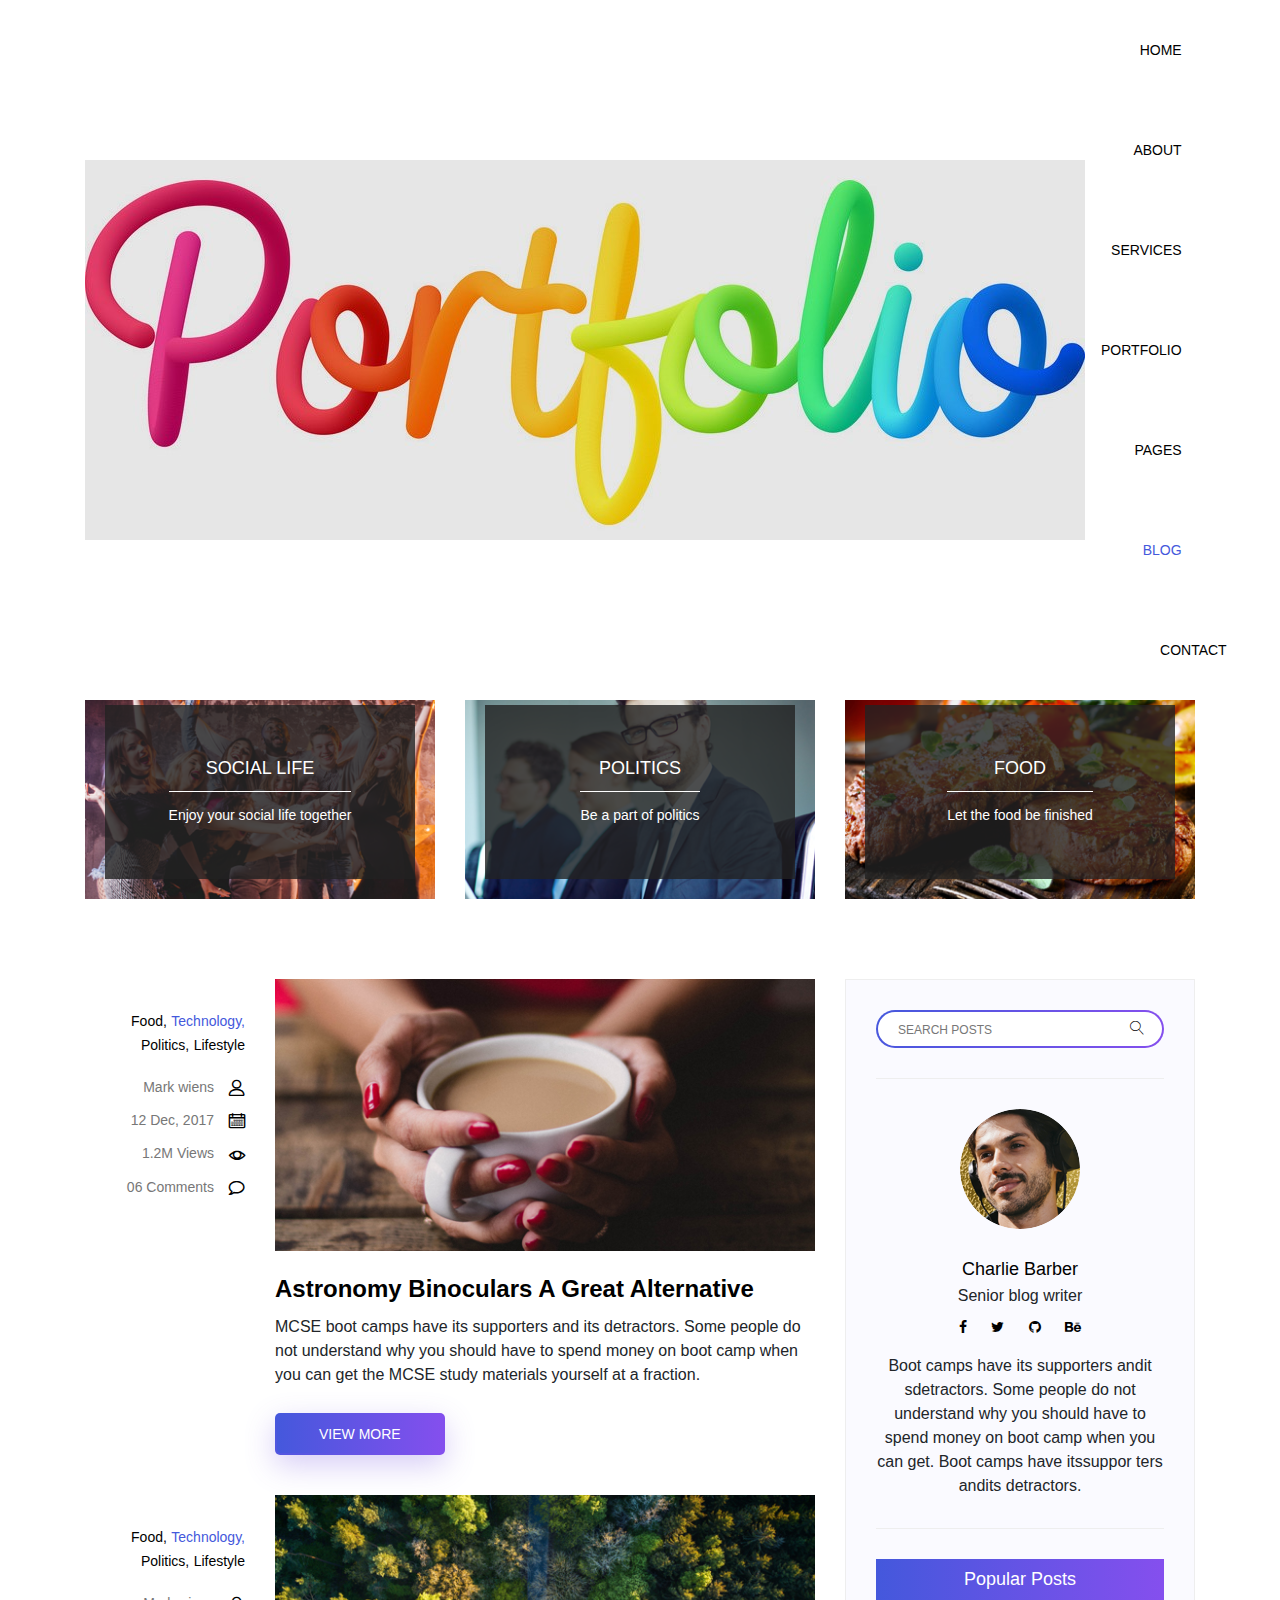
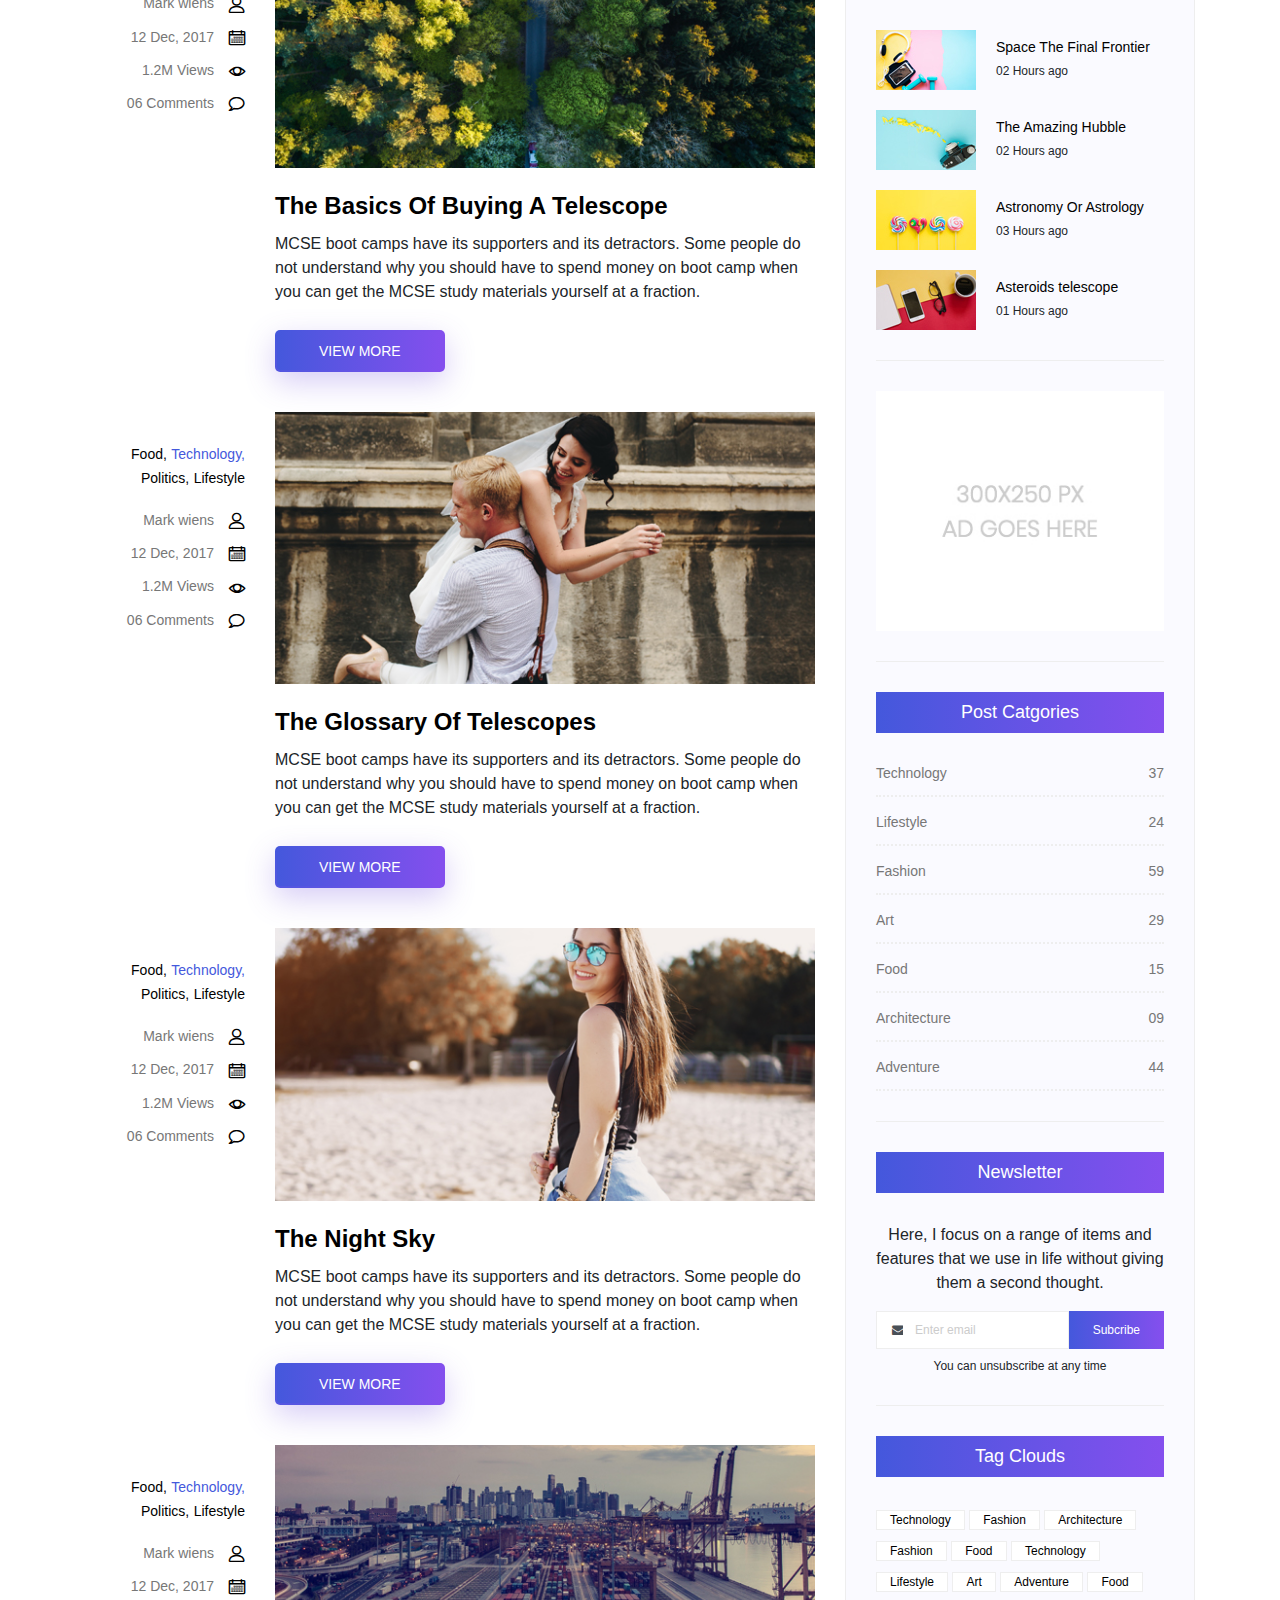
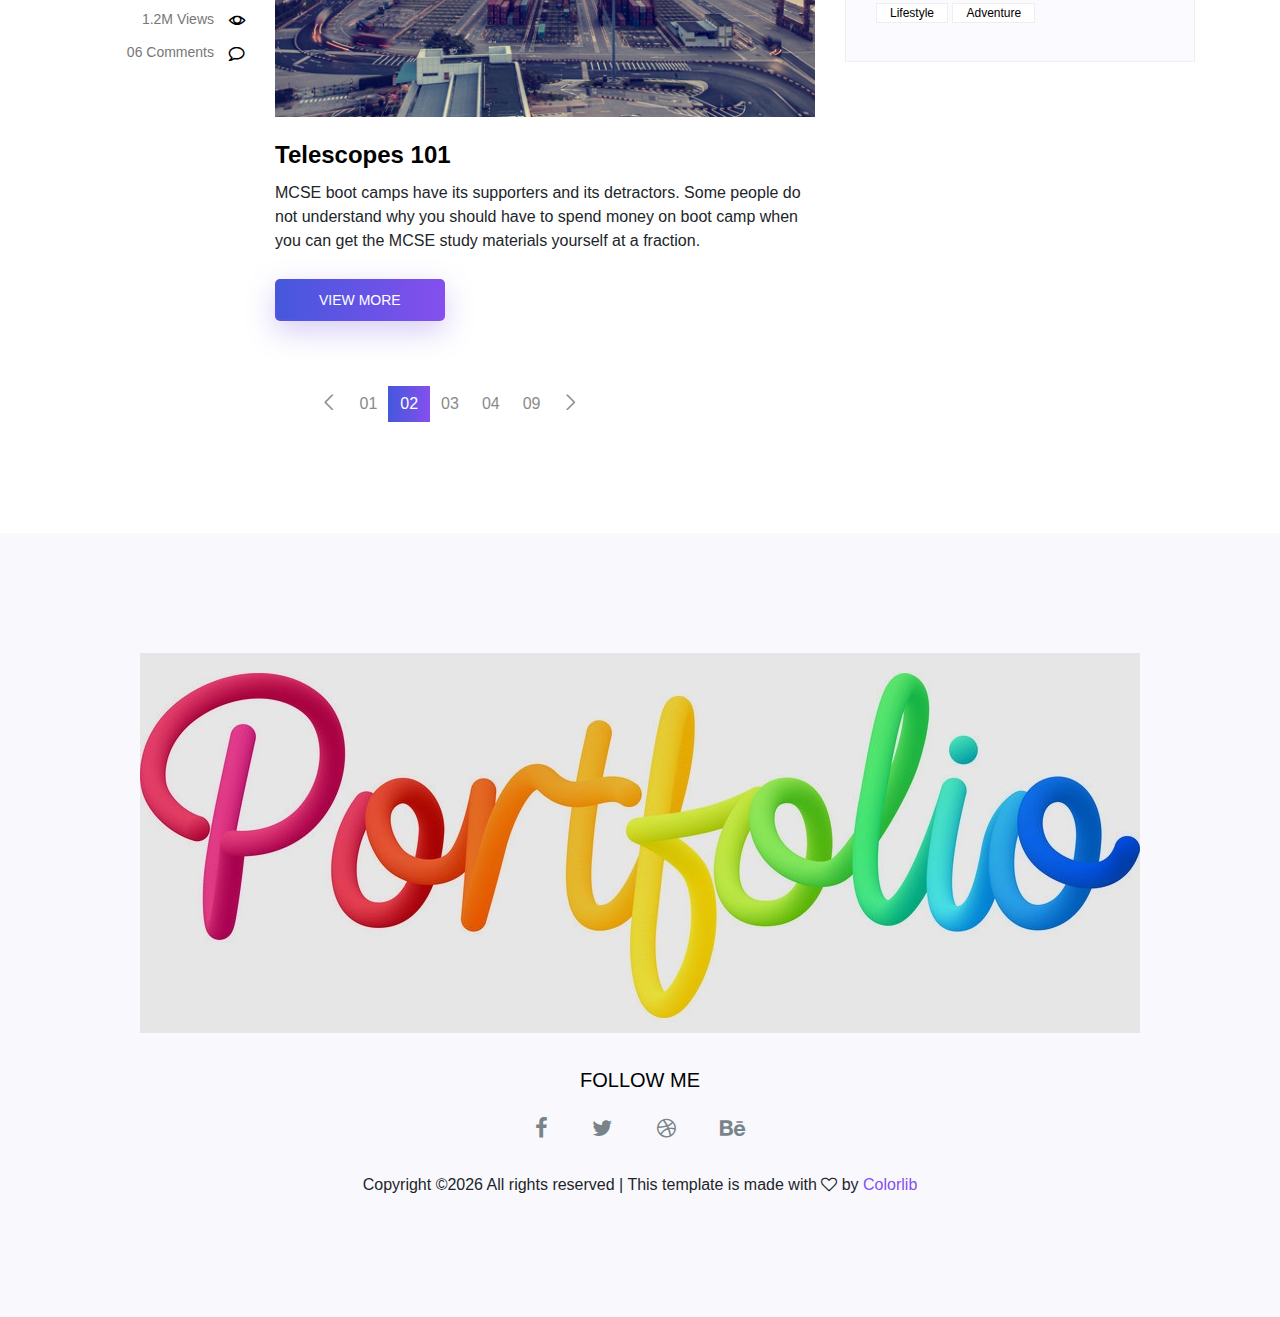
<file: blog.html>
<!doctype html>
<html lang="en">

<head>
	<!-- Required meta tags -->
	<meta charset="utf-8">
	<meta name="viewport" content="width=device-width, initial-scale=1, shrink-to-fit=no">
	<link rel="icon" href="img/favicon.png" type="image/png">
	<title>Blog</title>
	<!-- Bootstrap CSS -->
	<link rel="stylesheet" href="css/bootstrap.css">
	<link rel="stylesheet" href="vendors/linericon/style.css">
	<link rel="stylesheet" href="css/font-awesome.min.css">
	<link rel="stylesheet" href="vendors/owl-carousel/owl.carousel.min.css">
	<link rel="stylesheet" href="css/magnific-popup.css">
	<link rel="stylesheet" href="vendors/nice-select/css/nice-select.css">
	<!-- main css -->
	<link rel="stylesheet" href="css/style.css">
</head>

<body class="blog_version">

	<!--================ Start Header Area =================-->
	<header class="header_area">
		<div class="main_menu">
			<nav class="navbar navbar-expand-lg navbar-light">
				<div class="container">
					<!-- Brand and toggle get grouped for better mobile display -->
					<a class="navbar-brand logo_h" href="index.html"><img src="img/logo.png" alt=""></a>
					<button class="navbar-toggler" type="button" data-toggle="collapse" data-target="#navbarSupportedContent"
					 aria-controls="navbarSupportedContent" aria-expanded="false" aria-label="Toggle navigation">
						<span class="icon-bar"></span>
						<span class="icon-bar"></span>
						<span class="icon-bar"></span>
					</button>
					<!-- Collect the nav links, forms, and other content for toggling -->
					<div class="collapse navbar-collapse offset" id="navbarSupportedContent">
						<ul class="nav navbar-nav menu_nav justify-content-end">
							<li class="nav-item"><a class="nav-link" href="index.html">Home</a></li>
							<li class="nav-item"><a class="nav-link" href="about.html">About</a></li>
							<li class="nav-item"><a class="nav-link" href="services.html">Services</a></li>
							<li class="nav-item"><a class="nav-link" href="portfolio.html">Portfolio</a></li>
							<li class="nav-item submenu dropdown">
								<a href="#" class="nav-link dropdown-toggle" data-toggle="dropdown" role="button" aria-haspopup="true"
								 aria-expanded="false">Pages</a>
								<ul class="dropdown-menu">
                                    <li class="nav-item"><a class="nav-link" href="elements.html">Elements</a></li>
                                    <li class="nav-item"><a class="nav-link" href="portfolio-details.html">Portfolio Details</a></li>
								</ul>
							</li>
							<li class="nav-item submenu dropdown active">
								<a href="#" class="nav-link dropdown-toggle" data-toggle="dropdown" role="button" aria-haspopup="true"
								 aria-expanded="false">Blog</a>
								<ul class="dropdown-menu">
									<li class="nav-item"><a class="nav-link" href="blog.html">Blog</a></li>
									<li class="nav-item"><a class="nav-link" href="single-blog.html">Blog Details</a></li>
								</ul>
							</li>
							<li class="nav-item"><a class="nav-link" href="contact.html">Contact</a></li>
						</ul>
					</div>
				</div>
			</nav>
		</div>
	</header>
	<!--================ End Header Area =================-->

    <!--================ Start Banner Area =================-->
    <section class="banner_area">
        <div class="banner_inner d-flex align-items-center">
            <div class="container">
                <div class="banner_content text-center">
                    <h2>Blog</h2>
                    <div class="page_link">
                        <a href="index.html">Home</a>
                        <a href="blog.html">Our Blog</a>
                    </div>
                </div>
            </div>
        </div>
    </section>
    <!--================ End Banner Area =================-->
        
    <!--================Blog Categorie Area =================-->
    <section class="blog_categorie_area section_gap_top">
        <div class="container">
            <div class="row">
                <div class="col-lg-4">
                    <div class="categories_post">
                        <img src="img/blog/cat-post/cat-post-3.jpg" alt="post">
                        <div class="categories_details">
                            <div class="categories_text">
                                <a href="single-blog.html"><h5>Social Life</h5></a>
                                <div class="border_line"></div>
                                <p>Enjoy your social life together</p>
                            </div>
                        </div>
                    </div>
                </div>
                <div class="col-lg-4">
                    <div class="categories_post">
                        <img src="img/blog/cat-post/cat-post-2.jpg" alt="post">
                        <div class="categories_details">
                            <div class="categories_text">
                                <a href="single-blog.html"><h5>Politics</h5></a>
                                <div class="border_line"></div>
                                <p>Be a part of politics</p>
                            </div>
                        </div>
                    </div>
                </div>
                <div class="col-lg-4">
                    <div class="categories_post">
                        <img src="img/blog/cat-post/cat-post-1.jpg" alt="post">
                        <div class="categories_details">
                            <div class="categories_text">
                                <a href="single-blog.html"><h5>Food</h5></a>
                                <div class="border_line"></div>
                                <p>Let the food be finished</p>
                            </div>
                        </div>
                    </div>
                </div>
            </div>
        </div>
    </section>
    <!--================Blog Categorie Area =================-->
    
    <!--================Blog Area =================-->
    <section class="blog_area">
        <div class="container">
            <div class="row">
                <div class="col-lg-8">
                    <div class="blog_left_sidebar">
                        <article class="row blog_item">
                            <div class="col-md-3">
                                <div class="blog_info text-right">
                                    <div class="post_tag">
                                        <a href="#">Food,</a>
                                        <a class="active" href="#">Technology,</a>
                                        <a href="#">Politics,</a>
                                        <a href="#">Lifestyle</a>
                                    </div>
                                    <ul class="blog_meta list">
                                        <li><a href="#">Mark wiens<i class="lnr lnr-user"></i></a></li>
                                        <li><a href="#">12 Dec, 2017<i class="lnr lnr-calendar-full"></i></a></li>
                                        <li><a href="#">1.2M Views<i class="lnr lnr-eye"></i></a></li>
                                        <li><a href="#">06 Comments<i class="lnr lnr-bubble"></i></a></li>
                                    </ul>
                                </div>
                            </div>
                            <div class="col-md-9">
                                <div class="blog_post">
                                    <img src="img/blog/main-blog/m-blog-1.jpg" alt="">
                                    <div class="blog_details">
                                        <a href="single-blog.html"><h2>Astronomy Binoculars A Great Alternative</h2></a>
                                        <p>MCSE boot camps have its supporters and its detractors. Some people do not understand why you should have to spend money on boot camp when you can get the MCSE study materials yourself at a fraction.</p>
                                        <a href="single-blog.html" class="primary_btn"><span>View More</span></a>
                                    </div>
                                </div>
                            </div>
                        </article>
                        <article class="row blog_item">
                            <div class="col-md-3">
                                <div class="blog_info text-right">
                                    <div class="post_tag">
                                        <a href="#">Food,</a>
                                        <a class="active" href="#">Technology,</a>
                                        <a href="#">Politics,</a>
                                        <a href="#">Lifestyle</a>
                                    </div>
                                    <ul class="blog_meta list">
                                        <li><a href="#">Mark wiens<i class="lnr lnr-user"></i></a></li>
                                        <li><a href="#">12 Dec, 2017<i class="lnr lnr-calendar-full"></i></a></li>
                                        <li><a href="#">1.2M Views<i class="lnr lnr-eye"></i></a></li>
                                        <li><a href="#">06 Comments<i class="lnr lnr-bubble"></i></a></li>
                                    </ul>
                                </div>
                            </div>
                            <div class="col-md-9">
                                <div class="blog_post">
                                    <img src="img/blog/main-blog/m-blog-2.jpg" alt="">
                                    <div class="blog_details">
                                        <a href="single-blog.html"><h2>The Basics Of Buying A Telescope</h2></a>
                                        <p>MCSE boot camps have its supporters and its detractors. Some people do not understand why you should have to spend money on boot camp when you can get the MCSE study materials yourself at a fraction.</p>
                                        <a href="single-blog.html" class="primary_btn"><span>View More</span></a>
                                    </div>
                                </div>
                            </div>
                        </article>
                        <article class="row blog_item">
                            <div class="col-md-3">
                                <div class="blog_info text-right">
                                    <div class="post_tag">
                                        <a href="#">Food,</a>
                                        <a class="active" href="#">Technology,</a>
                                        <a href="#">Politics,</a>
                                        <a href="#">Lifestyle</a>
                                    </div>
                                    <ul class="blog_meta list">
                                        <li><a href="#">Mark wiens<i class="lnr lnr-user"></i></a></li>
                                        <li><a href="#">12 Dec, 2017<i class="lnr lnr-calendar-full"></i></a></li>
                                        <li><a href="#">1.2M Views<i class="lnr lnr-eye"></i></a></li>
                                        <li><a href="#">06 Comments<i class="lnr lnr-bubble"></i></a></li>
                                    </ul>
                                </div>
                            </div>
                            <div class="col-md-9">
                                <div class="blog_post">
                                    <img src="img/blog/main-blog/m-blog-3.jpg" alt="">
                                    <div class="blog_details">
                                        <a href="single-blog.html"><h2>The Glossary Of Telescopes</h2></a>
                                        <p>MCSE boot camps have its supporters and its detractors. Some people do not understand why you should have to spend money on boot camp when you can get the MCSE study materials yourself at a fraction.</p>
                                        <a href="single-blog.html" class="primary_btn"><span>View More</span></a>
                                    </div>
                                </div>
                            </div>
                        </article>
                        <article class="row blog_item">
                            <div class="col-md-3">
                                <div class="blog_info text-right">
                                    <div class="post_tag">
                                        <a href="#">Food,</a>
                                        <a class="active" href="#">Technology,</a>
                                        <a href="#">Politics,</a>
                                        <a href="#">Lifestyle</a>
                                    </div>
                                    <ul class="blog_meta list">
                                        <li><a href="#">Mark wiens<i class="lnr lnr-user"></i></a></li>
                                        <li><a href="#">12 Dec, 2017<i class="lnr lnr-calendar-full"></i></a></li>
                                        <li><a href="#">1.2M Views<i class="lnr lnr-eye"></i></a></li>
                                        <li><a href="#">06 Comments<i class="lnr lnr-bubble"></i></a></li>
                                    </ul>
                                </div>
                            </div>
                            <div class="col-md-9">
                                <div class="blog_post">
                                    <img src="img/blog/main-blog/m-blog-4.jpg" alt="">
                                    <div class="blog_details">
                                        <a href="single-blog.html"><h2>The Night Sky</h2></a>
                                        <p>MCSE boot camps have its supporters and its detractors. Some people do not understand why you should have to spend money on boot camp when you can get the MCSE study materials yourself at a fraction.</p>
                                        <a href="single-blog.html" class="primary_btn"><span>View More</span></a>
                                    </div>
                                </div>
                            </div>
                        </article>
                        <article class="row blog_item">
                            <div class="col-md-3">
                                <div class="blog_info text-right">
                                    <div class="post_tag">
                                        <a href="#">Food,</a>
                                        <a class="active" href="#">Technology,</a>
                                        <a href="#">Politics,</a>
                                        <a href="#">Lifestyle</a>
                                    </div>
                                    <ul class="blog_meta list">
                                        <li><a href="#">Mark wiens<i class="lnr lnr-user"></i></a></li>
                                        <li><a href="#">12 Dec, 2017<i class="lnr lnr-calendar-full"></i></a></li>
                                        <li><a href="#">1.2M Views<i class="lnr lnr-eye"></i></a></li>
                                        <li><a href="#">06 Comments<i class="lnr lnr-bubble"></i></a></li>
                                    </ul>
                                </div>
                            </div>
                            <div class="col-md-9">
                                <div class="blog_post">
                                    <img src="img/blog/main-blog/m-blog-5.jpg" alt="">
                                    <div class="blog_details">
                                        <a href="single-blog.html"><h2>Telescopes 101</h2></a>
                                        <p>MCSE boot camps have its supporters and its detractors. Some people do not understand why you should have to spend money on boot camp when you can get the MCSE study materials yourself at a fraction.</p>
                                        <a href="single-blog.html" class="primary_btn"><span>View More</span></a>
                                    </div>
                                </div>
                            </div>
                        </article>
                        <nav class="blog-pagination justify-content-center d-flex">
                            <ul class="pagination">
                                <li class="page-item">
                                    <a href="#" class="page-link" aria-label="Previous">
                                        <span aria-hidden="true">
                                            <span class="lnr lnr-chevron-left"></span>
                                        </span>
                                    </a>
                                </li>
                                <li class="page-item"><a href="#" class="page-link">01</a></li>
                                <li class="page-item active"><a href="#" class="page-link">02</a></li>
                                <li class="page-item"><a href="#" class="page-link">03</a></li>
                                <li class="page-item"><a href="#" class="page-link">04</a></li>
                                <li class="page-item"><a href="#" class="page-link">09</a></li>
                                <li class="page-item">
                                    <a href="#" class="page-link" aria-label="Next">
                                        <span aria-hidden="true">
                                            <span class="lnr lnr-chevron-right"></span>
                                        </span>
                                    </a>
                                </li>
                            </ul>
                        </nav>
                    </div>
                </div>
                <div class="col-lg-4">
                    <div class="blog_right_sidebar">
                        <aside class="single_sidebar_widget search_widget">
                            <div class="input-group">
                                <input type="text" class="form-control" placeholder="Search Posts">
                                <span class="input-group-btn">
                                    <button class="btn btn-default" type="button"><i class="lnr lnr-magnifier"></i></button>
                                </span>
                            </div><!-- /input-group -->
                            <div class="br"></div>
                        </aside>
                        <aside class="single_sidebar_widget author_widget">
                            <img class="author_img rounded-circle" src="img/blog/author.png" alt="">
                            <h4>Charlie Barber</h4>
                            <p>Senior blog writer</p>
                            <div class="social_icon">
                                <a href="#"><i class="fa fa-facebook"></i></a>
                                <a href="#"><i class="fa fa-twitter"></i></a>
                                <a href="#"><i class="fa fa-github"></i></a>
                                <a href="#"><i class="fa fa-behance"></i></a>
                            </div>
                            <p>Boot camps have its supporters andit sdetractors. Some people do not understand why you should have to spend money on boot camp when you can get. Boot camps have itssuppor ters andits detractors.</p>
                            <div class="br"></div>
                        </aside>
                        <aside class="single_sidebar_widget popular_post_widget">
                            <h3 class="widget_title">Popular Posts</h3>
                            <div class="media post_item">
                                <img src="img/blog/popular-post/post1.jpg" alt="post">
                                <div class="media-body">
                                    <a href="single-blog.html"><h3>Space The Final Frontier</h3></a>
                                    <p>02 Hours ago</p>
                                </div>
                            </div>
                            <div class="media post_item">
                                <img src="img/blog/popular-post/post2.jpg" alt="post">
                                <div class="media-body">
                                    <a href="single-blog.html"><h3>The Amazing Hubble</h3></a>
                                    <p>02 Hours ago</p>
                                </div>
                            </div>
                            <div class="media post_item">
                                <img src="img/blog/popular-post/post3.jpg" alt="post">
                                <div class="media-body">
                                    <a href="single-blog.html"><h3>Astronomy Or Astrology</h3></a>
                                    <p>03 Hours ago</p>
                                </div>
                            </div>
                            <div class="media post_item">
                                <img src="img/blog/popular-post/post4.jpg" alt="post">
                                <div class="media-body">
                                    <a href="single-blog.html"><h3>Asteroids telescope</h3></a>
                                    <p>01 Hours ago</p>
                                </div>
                            </div>
                            <div class="br"></div>
                        </aside>
                        <aside class="single_sidebar_widget ads_widget">
                            <a href="#"><img class="img-fluid" src="img/blog/add.jpg" alt=""></a>
                            <div class="br"></div>
                        </aside>
                        <aside class="single_sidebar_widget post_category_widget">
                            <h4 class="widget_title">Post Catgories</h4>
                            <ul class="list cat-list">
                                <li>
                                    <a href="#" class="d-flex justify-content-between">
                                        <p>Technology</p>
                                        <p>37</p>
                                    </a>
                                </li>
                                <li>
                                    <a href="#" class="d-flex justify-content-between">
                                        <p>Lifestyle</p>
                                        <p>24</p>
                                    </a>
                                </li>
                                <li>
                                    <a href="#" class="d-flex justify-content-between">
                                        <p>Fashion</p>
                                        <p>59</p>
                                    </a>
                                </li>
                                <li>
                                    <a href="#" class="d-flex justify-content-between">
                                        <p>Art</p>
                                        <p>29</p>
                                    </a>
                                </li>
                                <li>
                                    <a href="#" class="d-flex justify-content-between">
                                        <p>Food</p>
                                        <p>15</p>
                                    </a>
                                </li>
                                <li>
                                    <a href="#" class="d-flex justify-content-between">
                                        <p>Architecture</p>
                                        <p>09</p>
                                    </a>
                                </li>
                                <li>
                                    <a href="#" class="d-flex justify-content-between">
                                        <p>Adventure</p>
                                        <p>44</p>
                                    </a>
                                </li>															
                            </ul>
                            <div class="br"></div>
                        </aside>
                        <aside class="single-sidebar-widget newsletter_widget">
                            <h4 class="widget_title">Newsletter</h4>
                            <p>
                            Here, I focus on a range of items and features that we use in life without
                            giving them a second thought.
                            </p>
                            <div class="form-group d-flex flex-row">
                                <div class="input-group">
                                    <div class="input-group-prepend">
                                        <div class="input-group-text"><i class="fa fa-envelope" aria-hidden="true"></i></div>
                                    </div>
                                    <input type="text" class="form-control" id="inlineFormInputGroup" placeholder="Enter email" onfocus="this.placeholder = ''" onblur="this.placeholder = 'Enter email'">
                                </div>
                                <a href="#" class="bbtns">Subcribe</a>
                            </div>	
                            <p class="text-bottom">You can unsubscribe at any time</p>	
                            <div class="br"></div>							
                        </aside>
                        <aside class="single-sidebar-widget tag_cloud_widget">
                            <h4 class="widget_title">Tag Clouds</h4>
                            <ul class="list">
                                <li><a href="#">Technology</a></li>
                                <li><a href="#">Fashion</a></li>
                                <li><a href="#">Architecture</a></li>
                                <li><a href="#">Fashion</a></li>
                                <li><a href="#">Food</a></li>
                                <li><a href="#">Technology</a></li>
                                <li><a href="#">Lifestyle</a></li>
                                <li><a href="#">Art</a></li>
                                <li><a href="#">Adventure</a></li>
                                <li><a href="#">Food</a></li>
                                <li><a href="#">Lifestyle</a></li>
                                <li><a href="#">Adventure</a></li>
                            </ul>
                        </aside>
                    </div>
                </div>
            </div>
        </div>
    </section>
    <!--================Blog Area =================-->
    
    <!--================Footer Area =================-->
	<footer class="footer_area">
        <div class="container">
            <div class="row justify-content-center">
                <div class="col-lg-12">
                    <div class="footer_top flex-column">
                        <div class="footer_logo">
                            <a href="#">
                                <img src="img/logo.png" alt="">
                            </a>
                            <h4>Follow Me</h4>
                        </div>
                        <div class="footer_social">
                            <a href="#"><i class="fa fa-facebook"></i></a>
                            <a href="#"><i class="fa fa-twitter"></i></a>
                            <a href="#"><i class="fa fa-dribbble"></i></a>
                            <a href="#"><i class="fa fa-behance"></i></a>
                        </div>
                    </div>
                </div>
            </div>
            <div class="row footer_bottom justify-content-center">
                <p class="col-lg-8 col-sm-12 footer-text">
                    <!-- Link back to Colorlib can't be removed. Template is licensed under CC BY 3.0. -->
Copyright &copy;<script>document.write(new Date().getFullYear());</script> All rights reserved | This template is made with <i class="fa fa-heart-o" aria-hidden="true"></i> by <a href="https://colorlib.com" target="_blank">Colorlib</a>
<!-- Link back to Colorlib can't be removed. Template is licensed under CC BY 3.0. --></p>
            </div>
        </div>
    </footer>
    <!--================End Footer Area =================-->
   
    <!-- Optional JavaScript -->
    <!-- jQuery first, then Popper.js, then Bootstrap JS -->
    <script src="js/jquery-3.2.1.min.js"></script>
    <script src="js/popper.js"></script>
    <script src="js/bootstrap.min.js"></script>
    <script src="js/stellar.js"></script>
    <script src="vendors/lightbox/simpleLightbox.min.js"></script>
    <script src="vendors/nice-select/js/jquery.nice-select.min.js"></script>
    <script src="vendors/isotope/imagesloaded.pkgd.min.js"></script>
    <script src="vendors/isotope/isotope-min.js"></script>
    <script src="vendors/owl-carousel/owl.carousel.min.js"></script>
    <script src="js/jquery.ajaxchimp.min.js"></script>
    <script src="js/mail-script.js"></script>
    <script src="js/theme.js"></script>
</body>
</html>
</file>
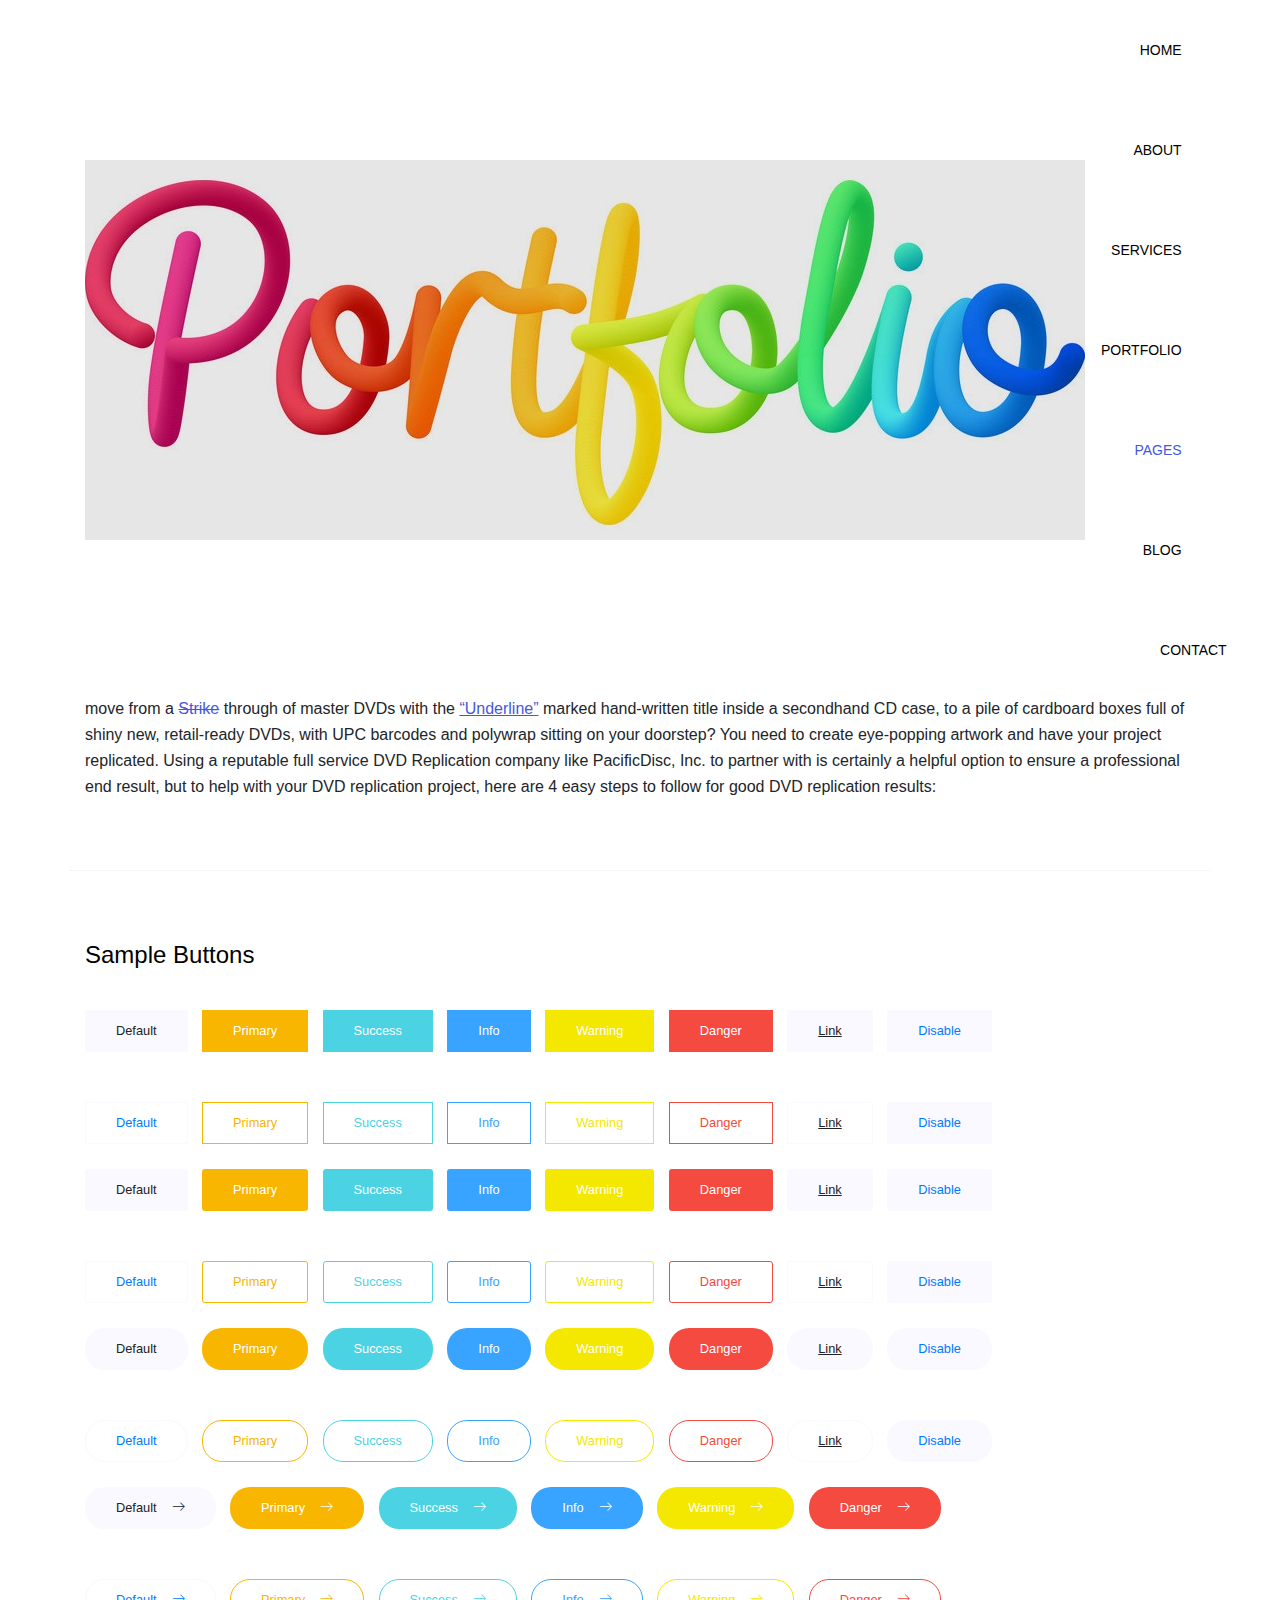
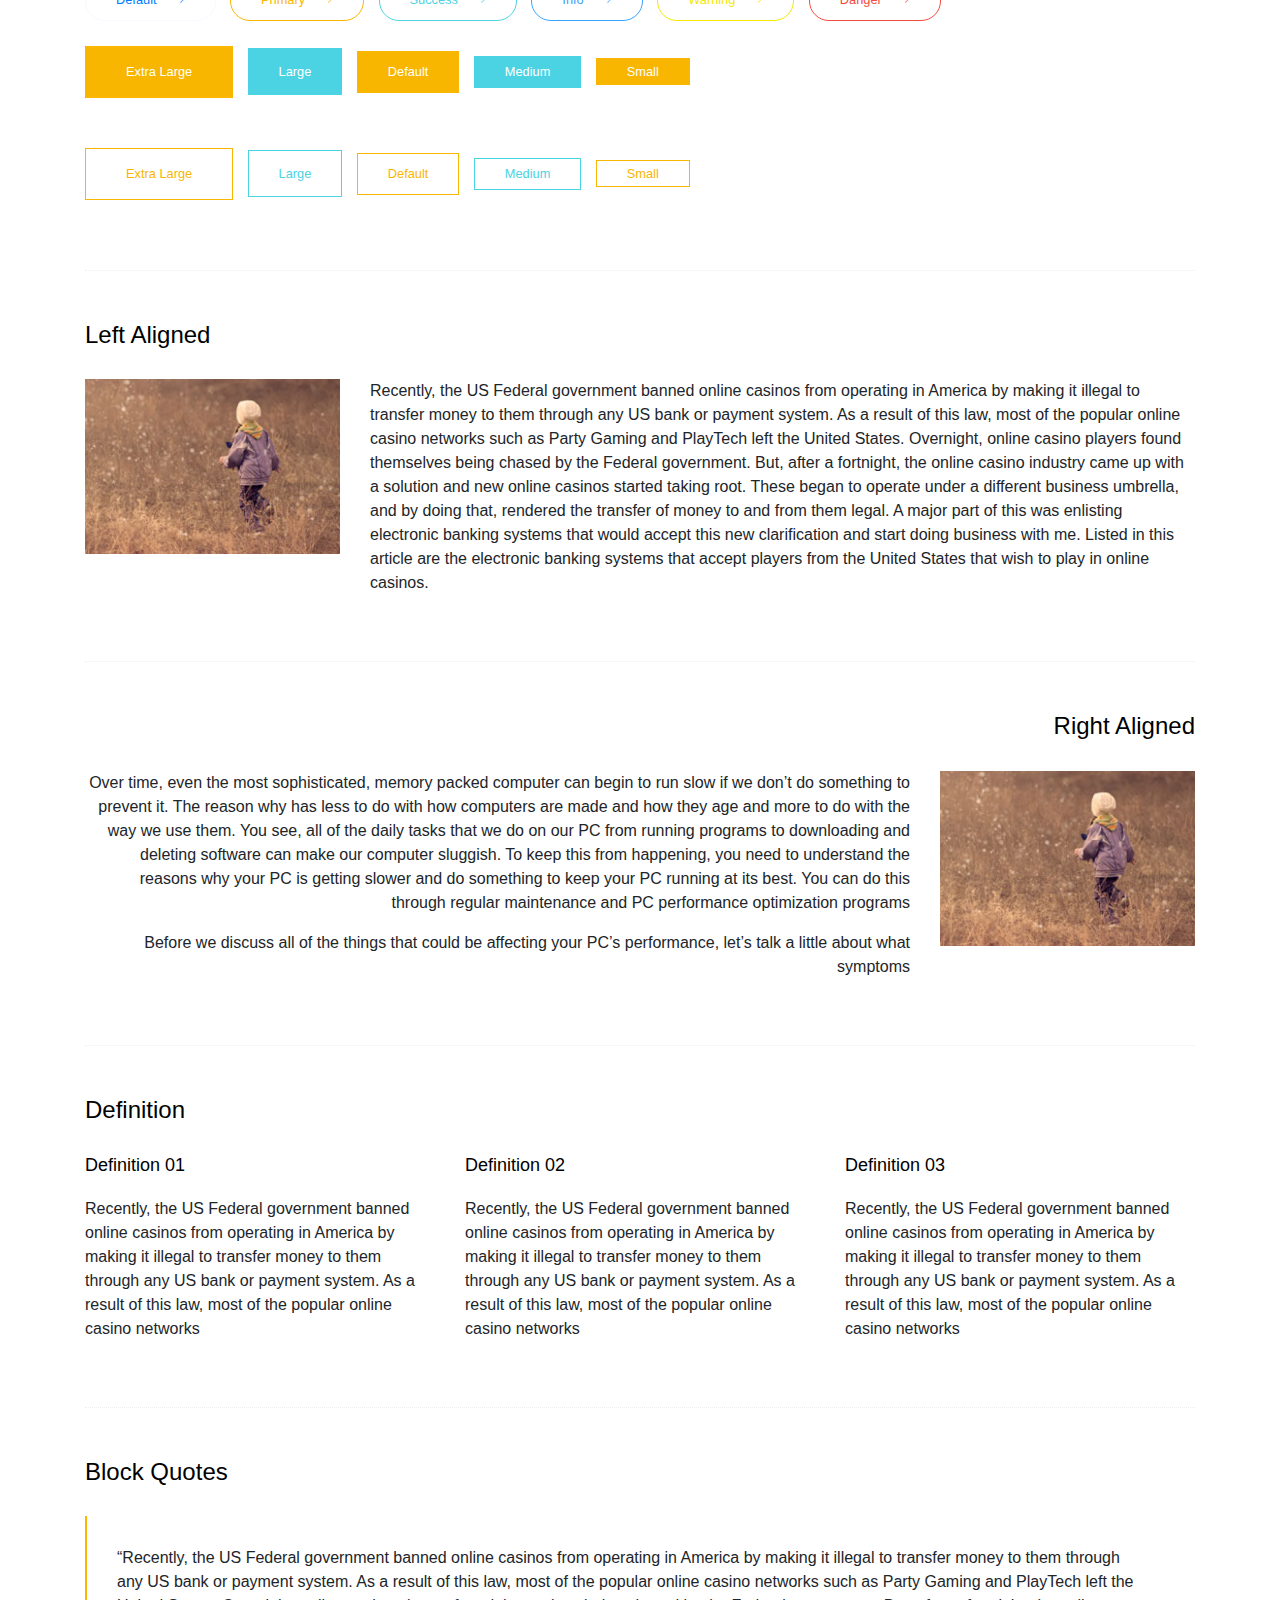
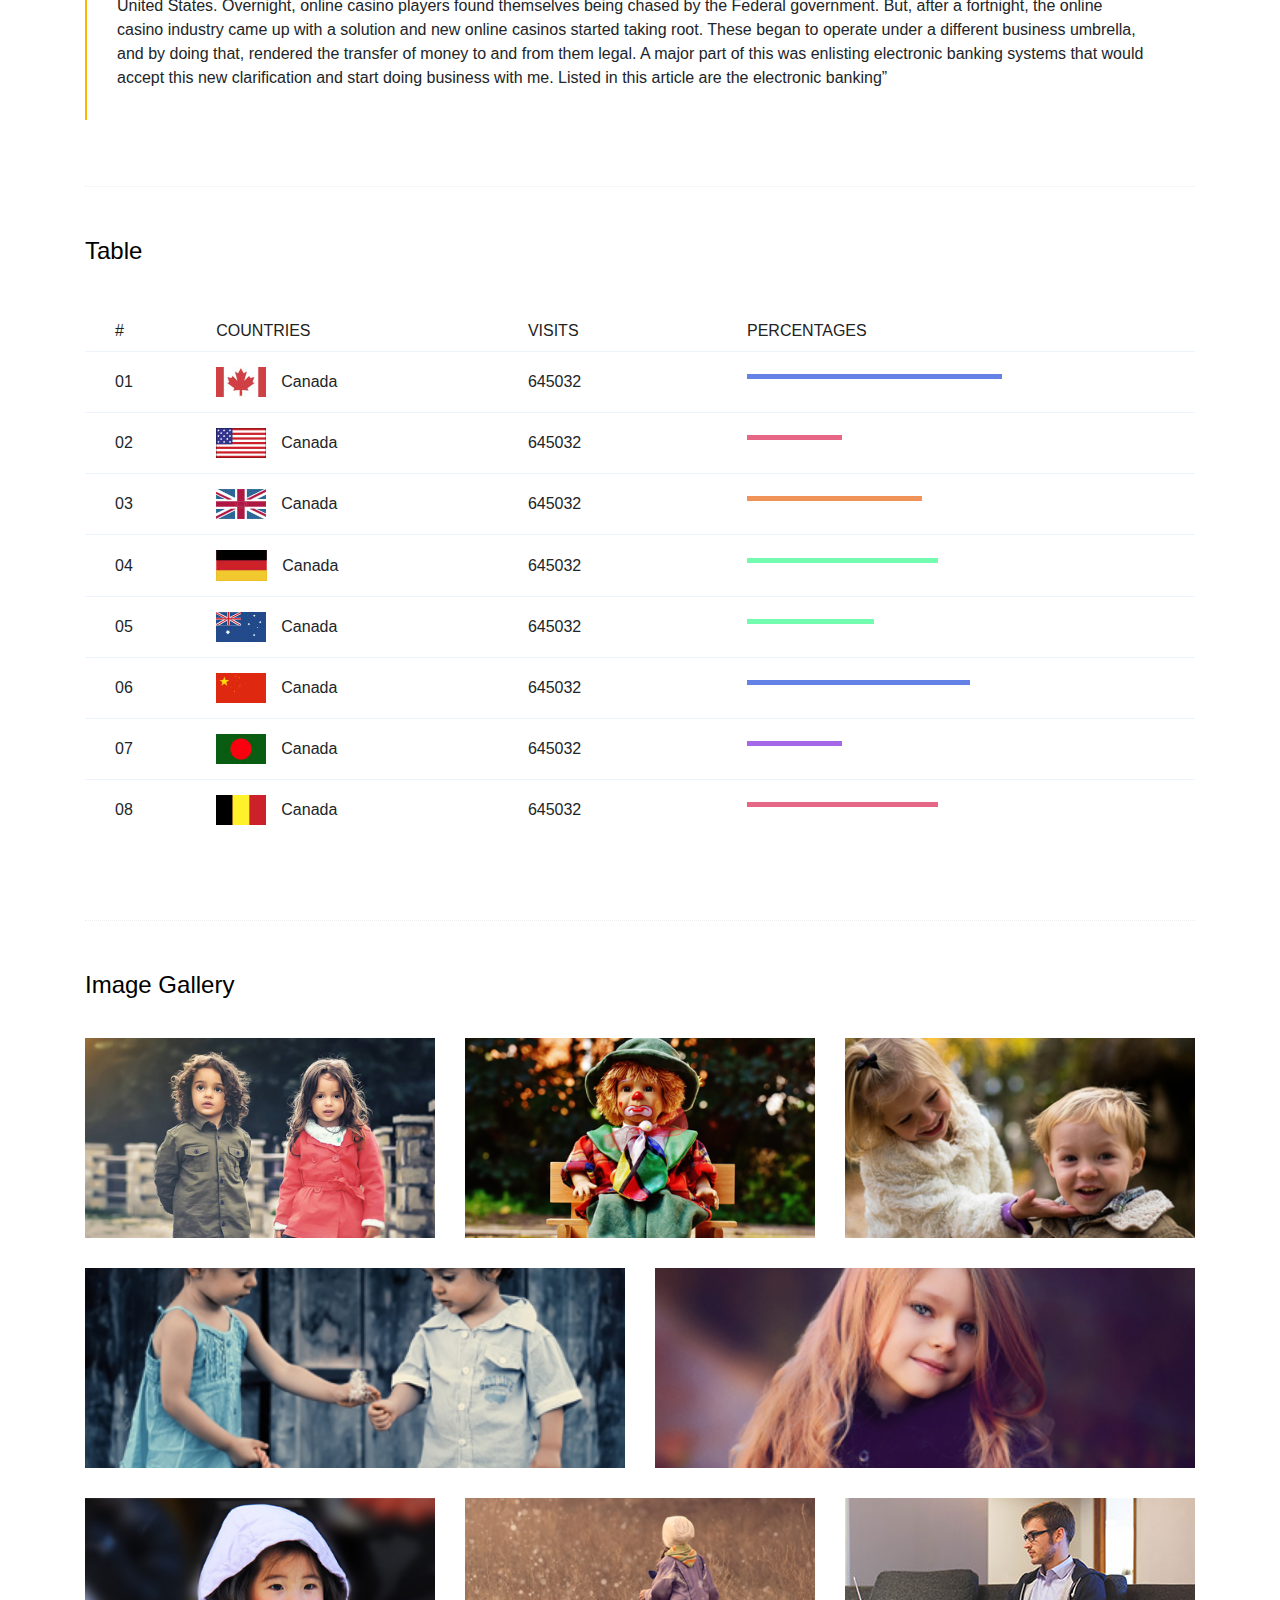
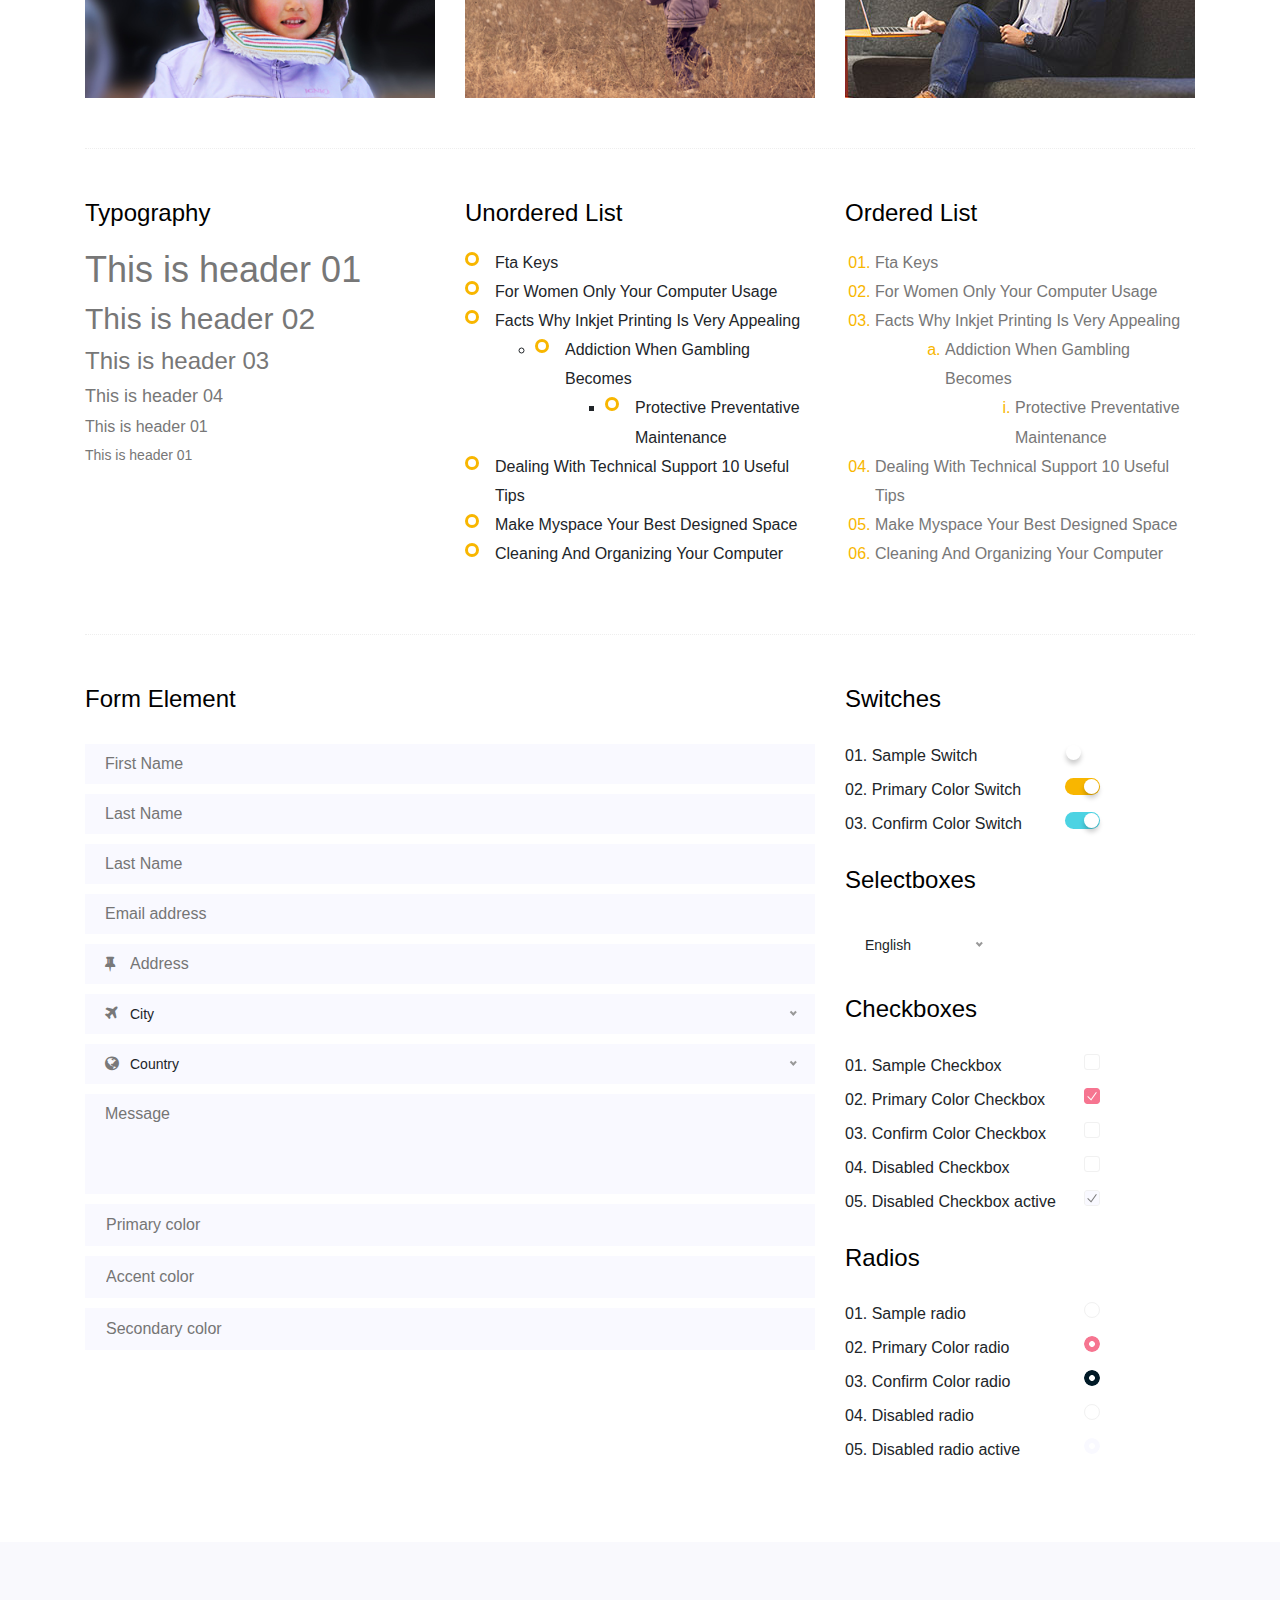
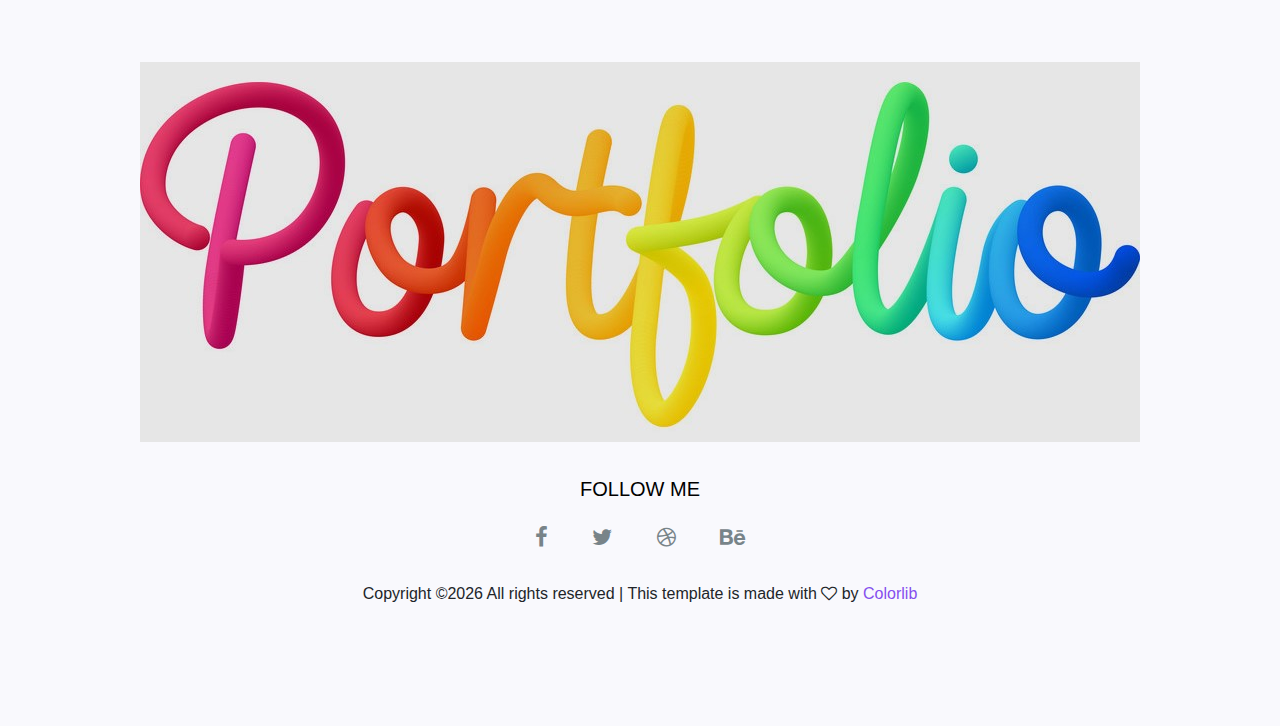
<file: elements.html>
<!doctype html>
<html lang="en">

<head>
	<!-- Required meta tags -->
	<meta charset="utf-8">
	<meta name="viewport" content="width=device-width, initial-scale=1, shrink-to-fit=no">
	<link rel="icon" href="img/favicon.png" type="image/png">
	<title>Elements</title>
	<!-- Bootstrap CSS -->
	<link rel="stylesheet" href="css/bootstrap.css">
	<link rel="stylesheet" href="vendors/linericon/style.css">
	<link rel="stylesheet" href="css/font-awesome.min.css">
	<link rel="stylesheet" href="vendors/owl-carousel/owl.carousel.min.css">
	<link rel="stylesheet" href="css/magnific-popup.css">
	<link rel="stylesheet" href="vendors/nice-select/css/nice-select.css">
	<!-- main css -->
	<link rel="stylesheet" href="css/style.css">
</head>

<body class="blog_version">

	<!--================ Start Header Area =================-->
	<header class="header_area">
		<div class="main_menu">
			<nav class="navbar navbar-expand-lg navbar-light">
				<div class="container">
					<!-- Brand and toggle get grouped for better mobile display -->
					<a class="navbar-brand logo_h" href="index.html"><img src="img/logo.png" alt=""></a>
					<button class="navbar-toggler" type="button" data-toggle="collapse" data-target="#navbarSupportedContent"
					 aria-controls="navbarSupportedContent" aria-expanded="false" aria-label="Toggle navigation">
						<span class="icon-bar"></span>
						<span class="icon-bar"></span>
						<span class="icon-bar"></span>
					</button>
					<!-- Collect the nav links, forms, and other content for toggling -->
					<div class="collapse navbar-collapse offset" id="navbarSupportedContent">
						<ul class="nav navbar-nav menu_nav justify-content-end">
							<li class="nav-item"><a class="nav-link" href="index.html">Home</a></li>
							<li class="nav-item"><a class="nav-link" href="about.html">About</a></li>
							<li class="nav-item"><a class="nav-link" href="services.html">Services</a></li>
							<li class="nav-item"><a class="nav-link" href="portfolio.html">Portfolio</a></li>
							<li class="nav-item submenu dropdown active">
								<a href="#" class="nav-link dropdown-toggle" data-toggle="dropdown" role="button" aria-haspopup="true"
								 aria-expanded="false">Pages</a>
								<ul class="dropdown-menu">
                                    <li class="nav-item"><a class="nav-link" href="elements.html">Elements</a></li>
                                    <li class="nav-item"><a class="nav-link" href="portfolio-details.html">Portfolio Details</a></li>
								</ul>
							</li>
							<li class="nav-item submenu dropdown">
								<a href="#" class="nav-link dropdown-toggle" data-toggle="dropdown" role="button" aria-haspopup="true"
								 aria-expanded="false">Blog</a>
								<ul class="dropdown-menu">
									<li class="nav-item"><a class="nav-link" href="blog.html">Blog</a></li>
									<li class="nav-item"><a class="nav-link" href="single-blog.html">Blog Details</a></li>
								</ul>
							</li>
							<li class="nav-item"><a class="nav-link" href="contact.html">Contact</a></li>
						</ul>
					</div>
				</div>
			</nav>
		</div>
	</header>
	<!--================ End Header Area =================-->

    <!--================ Start Banner Area =================-->
    <section class="banner_area">
        <div class="banner_inner d-flex align-items-center">
            <div class="container">
                <div class="banner_content text-center">
                    <h2>Elements</h2>
                    <div class="page_link">
                        <a href="index.html">Home</a>
                        <a href="elements.html">Elements</a>
                    </div>
                </div>
            </div>
        </div>
    </section>
    <!--================ End Banner Area =================-->
        
	<!-- Start Sample Area -->
	<section class="sample-text-area">
		<div class="container">
			<h3 class="text-heading title_color">Text Sample</h3>
			<p class="sample-text">
				Every avid independent filmmaker has <b>Bold</b> about making that <i>Italic</i> interest documentary, or short film to show off their creative prowess. Many have great ideas and want to “wow” the<sup>Superscript</sup> scene, or video renters with their big project.  But once you have the<sub>Subscript</sub> “in the can” (no easy feat), how do you move from a <del>Strike</del> through of master DVDs with the <u>“Underline”</u> marked hand-written title inside a secondhand CD case, to a pile of cardboard boxes full of shiny new, retail-ready DVDs, with UPC barcodes and polywrap sitting on your doorstep?  You need to create eye-popping artwork and have your project replicated. Using a reputable full service DVD Replication company like PacificDisc, Inc. to partner with is certainly a helpful option to ensure a professional end result, but to help with your DVD replication project, here are 4 easy steps to follow for good DVD replication results: 

			</p>
		</div>
	</section>
	<!-- End Sample Area -->

	<!-- Start Button -->
	<section class="button-area">
		<div class="container border-top-generic">
			<h3 class="text-heading title_color">Sample Buttons</h3>
			<div class="button-group-area">
				<a href="#" class="genric-btn default">Default</a>
				<a href="#" class="genric-btn primary">Primary</a>
				<a href="#" class="genric-btn success">Success</a>
				<a href="#" class="genric-btn info">Info</a>
				<a href="#" class="genric-btn warning">Warning</a>
				<a href="#" class="genric-btn danger">Danger</a>
				<a href="#" class="genric-btn link">Link</a>
				<a href="#" class="genric-btn disable">Disable</a>
			</div>
			<div class="button-group-area mt-10">
				<a href="#" class="genric-btn default-border">Default</a>
				<a href="#" class="genric-btn primary-border">Primary</a>
				<a href="#" class="genric-btn success-border">Success</a>
				<a href="#" class="genric-btn info-border">Info</a>
				<a href="#" class="genric-btn warning-border">Warning</a>
				<a href="#" class="genric-btn danger-border">Danger</a>
				<a href="#" class="genric-btn link-border">Link</a>
				<a href="#" class="genric-btn disable">Disable</a>
			</div>
			<div class="button-group-area mt-40">
				<a href="#" class="genric-btn default radius">Default</a>
				<a href="#" class="genric-btn primary radius">Primary</a>
				<a href="#" class="genric-btn success radius">Success</a>
				<a href="#" class="genric-btn info radius">Info</a>
				<a href="#" class="genric-btn warning radius">Warning</a>
				<a href="#" class="genric-btn danger radius">Danger</a>
				<a href="#" class="genric-btn link radius">Link</a>
				<a href="#" class="genric-btn disable radius">Disable</a>
			</div>
			<div class="button-group-area mt-10">
				<a href="#" class="genric-btn default-border radius">Default</a>
				<a href="#" class="genric-btn primary-border radius">Primary</a>
				<a href="#" class="genric-btn success-border radius">Success</a>
				<a href="#" class="genric-btn info-border radius">Info</a>
				<a href="#" class="genric-btn warning-border radius">Warning</a>
				<a href="#" class="genric-btn danger-border radius">Danger</a>
				<a href="#" class="genric-btn link-border radius">Link</a>
				<a href="#" class="genric-btn disable radius">Disable</a>
			</div>
			<div class="button-group-area mt-40">
				<a href="#" class="genric-btn default circle">Default</a>
				<a href="#" class="genric-btn primary circle">Primary</a>
				<a href="#" class="genric-btn success circle">Success</a>
				<a href="#" class="genric-btn info circle">Info</a>
				<a href="#" class="genric-btn warning circle">Warning</a>
				<a href="#" class="genric-btn danger circle">Danger</a>
				<a href="#" class="genric-btn link circle">Link</a>
				<a href="#" class="genric-btn disable circle">Disable</a>
			</div>
			<div class="button-group-area mt-10">
				<a href="#" class="genric-btn default-border circle">Default</a>
				<a href="#" class="genric-btn primary-border circle">Primary</a>
				<a href="#" class="genric-btn success-border circle">Success</a>
				<a href="#" class="genric-btn info-border circle">Info</a>
				<a href="#" class="genric-btn warning-border circle">Warning</a>
				<a href="#" class="genric-btn danger-border circle">Danger</a>
				<a href="#" class="genric-btn link-border circle">Link</a>
				<a href="#" class="genric-btn disable circle">Disable</a>
			</div>
			<div class="button-group-area mt-40">
				<a href="#" class="genric-btn default circle arrow">Default<span class="lnr lnr-arrow-right"></span></a>
				<a href="#" class="genric-btn primary circle arrow">Primary<span class="lnr lnr-arrow-right"></span></a>
				<a href="#" class="genric-btn success circle arrow">Success<span class="lnr lnr-arrow-right"></span></a>
				<a href="#" class="genric-btn info circle arrow">Info<span class="lnr lnr-arrow-right"></span></a>
				<a href="#" class="genric-btn warning circle arrow">Warning<span class="lnr lnr-arrow-right"></span></a>
				<a href="#" class="genric-btn danger circle arrow">Danger<span class="lnr lnr-arrow-right"></span></a>
			</div>
			<div class="button-group-area mt-10">
				<a href="#" class="genric-btn default-border circle arrow">Default<span class="lnr lnr-arrow-right"></span></a>
				<a href="#" class="genric-btn primary-border circle arrow">Primary<span class="lnr lnr-arrow-right"></span></a>
				<a href="#" class="genric-btn success-border circle arrow">Success<span class="lnr lnr-arrow-right"></span></a>
				<a href="#" class="genric-btn info-border circle arrow">Info<span class="lnr lnr-arrow-right"></span></a>
				<a href="#" class="genric-btn warning-border circle arrow">Warning<span class="lnr lnr-arrow-right"></span></a>
				<a href="#" class="genric-btn danger-border circle arrow">Danger<span class="lnr lnr-arrow-right"></span></a>
			</div>
			<div class="button-group-area mt-40">
				<a href="#" class="genric-btn primary e-large">Extra Large</a>
				<a href="#" class="genric-btn success large">Large</a>
				<a href="#" class="genric-btn primary">Default</a>
				<a href="#" class="genric-btn success medium">Medium</a>
				<a href="#" class="genric-btn primary small">Small</a>
			</div>
			<div class="button-group-area mt-10">
				<a href="#" class="genric-btn primary-border e-large">Extra Large</a>
				<a href="#" class="genric-btn success-border large">Large</a>
				<a href="#" class="genric-btn primary-border">Default</a>
				<a href="#" class="genric-btn success-border medium">Medium</a>
				<a href="#" class="genric-btn primary-border small">Small</a>
			</div>
		</div>
	</section>
	<!-- End Button -->
	
	<!-- Start Align Area -->
	<div class="whole-wrap">
		<div class="container">
			<div class="section-top-border">
				<h3 class="mb-30 title_color">Left Aligned</h3>
				<div class="row">
					<div class="col-md-3">
						<img src="img/elements/d.jpg" alt="" class="img-fluid">
					</div>
					<div class="col-md-9 mt-sm-20 left-align-p">
						<p>Recently, the US Federal government banned online casinos from operating in America by making it illegal to transfer money to them through any US bank or payment system. As a result of this law, most of the popular online casino networks such as Party Gaming and PlayTech left the United States. Overnight, online casino players found themselves being chased by the Federal government. But, after a fortnight, the online casino industry came up with a solution and new online casinos started taking root. These began to operate under a different business umbrella, and by doing that, rendered the transfer of money to and from them legal. A major part of this was enlisting electronic banking systems that would accept this new clarification and start doing business with me. Listed in this article are the electronic banking systems that accept players from the United States that wish to play in online casinos.</p>
					</div>
				</div>
			</div>
			<div class="section-top-border text-right">
				<h3 class="mb-30 title_color">Right Aligned</h3>
				<div class="row">
					<div class="col-md-9">
						<p class="text-right">Over time, even the most sophisticated, memory packed computer can begin to run slow if we don’t do something to prevent it. The reason why has less to do with how computers are made and how they age and more to do with the way we use them. You see, all of the daily tasks that we do on our PC from running programs to downloading and deleting software can make our computer sluggish. To keep this from happening, you need to understand the reasons why your PC is getting slower and do something to keep your PC running at its best. You can do this through regular maintenance and PC performance optimization programs</p>
						<p class="text-right">Before we discuss all of the things that could be affecting your PC’s performance, let’s talk a little about what symptoms</p>
					</div>
					<div class="col-md-3">
						<img src="img/elements/d.jpg" alt="" class="img-fluid">
					</div>
				</div>
			</div>
			<div class="section-top-border">
				<h3 class="mb-30 title_color">Definition</h3>
				<div class="row">
					<div class="col-md-4">
						<div class="single-defination">
							<h4 class="mb-20">Definition 01</h4>
							<p>Recently, the US Federal government banned online casinos from operating in America by making it illegal to transfer money to them through any US bank or payment system. As a result of this law, most of the popular online casino networks</p>
						</div>
					</div>
					<div class="col-md-4">
						<div class="single-defination">
							<h4 class="mb-20">Definition 02</h4>
							<p>Recently, the US Federal government banned online casinos from operating in America by making it illegal to transfer money to them through any US bank or payment system. As a result of this law, most of the popular online casino networks</p>
						</div>
					</div>
					<div class="col-md-4">
						<div class="single-defination">
							<h4 class="mb-20">Definition 03</h4>
							<p>Recently, the US Federal government banned online casinos from operating in America by making it illegal to transfer money to them through any US bank or payment system. As a result of this law, most of the popular online casino networks</p>
						</div>
					</div>
				</div>
			</div>
			<div class="section-top-border">
				<h3 class="mb-30 title_color">Block Quotes</h3>
				<div class="row">
					<div class="col-lg-12">
						<blockquote class="generic-blockquote">
							“Recently, the US Federal government banned online casinos from operating in America by making it illegal to transfer money to them through any US bank or payment system. As a result of this law, most of the popular online casino networks such as Party Gaming and PlayTech left the United States. Overnight, online casino players found themselves being chased by the Federal government. But, after a fortnight, the online casino industry came up with a solution and new online casinos started taking root. These began to operate under a different business umbrella, and by doing that, rendered the transfer of money to and from them legal. A major part of this was enlisting electronic banking systems that would accept this new clarification and start doing business with me. Listed in this article are the electronic banking” 
						</blockquote>
					</div>
				</div>
			</div>
			<div class="section-top-border">
				<h3 class="mb-30 title_color">Table</h3>
				<div class="progress-table-wrap">
					<div class="progress-table">
						<div class="table-head">
							<div class="serial">#</div>
							<div class="country">Countries</div>
							<div class="visit">Visits</div>
							<div class="percentage">Percentages</div>
						</div>
						<div class="table-row">
							<div class="serial">01</div>
							<div class="country"> <img src="img/elements/f1.jpg" alt="flag">Canada</div>
							<div class="visit">645032</div>
							<div class="percentage">
								<div class="progress">
									<div class="progress-bar color-1" role="progressbar" style="width: 80%" aria-valuenow="80" aria-valuemin="0" aria-valuemax="100"></div>
								</div>
							</div>
						</div>
						<div class="table-row">
							<div class="serial">02</div>
							<div class="country"> <img src="img/elements/f2.jpg" alt="flag">Canada</div>
							<div class="visit">645032</div>
							<div class="percentage">
								<div class="progress">
									<div class="progress-bar color-2" role="progressbar" style="width: 30%" aria-valuenow="30" aria-valuemin="0" aria-valuemax="100"></div>
								</div>
							</div>
						</div>
						<div class="table-row">
							<div class="serial">03</div>
							<div class="country"> <img src="img/elements/f3.jpg" alt="flag">Canada</div>
							<div class="visit">645032</div>
							<div class="percentage">
								<div class="progress">
									<div class="progress-bar color-3" role="progressbar" style="width: 55%" aria-valuenow="55" aria-valuemin="0" aria-valuemax="100"></div>
								</div>
							</div>
						</div>
						<div class="table-row">
							<div class="serial">04</div>
							<div class="country"> <img src="img/elements/f4.jpg" alt="flag">Canada</div>
							<div class="visit">645032</div>
							<div class="percentage">
								<div class="progress">
									<div class="progress-bar color-4" role="progressbar" style="width: 60%" aria-valuenow="60" aria-valuemin="0" aria-valuemax="100"></div>
								</div>
							</div>
						</div>
						<div class="table-row">
							<div class="serial">05</div>
							<div class="country"> <img src="img/elements/f5.jpg" alt="flag">Canada</div>
							<div class="visit">645032</div>
							<div class="percentage">
								<div class="progress">
									<div class="progress-bar color-5" role="progressbar" style="width: 40%" aria-valuenow="40" aria-valuemin="0" aria-valuemax="100"></div>
								</div>
							</div>
						</div>
						<div class="table-row">
							<div class="serial">06</div>
							<div class="country"> <img src="img/elements/f6.jpg" alt="flag">Canada</div>
							<div class="visit">645032</div>
							<div class="percentage">
								<div class="progress">
									<div class="progress-bar color-6" role="progressbar" style="width: 70%" aria-valuenow="70" aria-valuemin="0" aria-valuemax="100"></div>
								</div>
							</div>
						</div>
						<div class="table-row">
							<div class="serial">07</div>
							<div class="country"> <img src="img/elements/f7.jpg" alt="flag">Canada</div>
							<div class="visit">645032</div>
							<div class="percentage">
								<div class="progress">
									<div class="progress-bar color-7" role="progressbar" style="width: 30%" aria-valuenow="30" aria-valuemin="0" aria-valuemax="100"></div>
								</div>
							</div>
						</div>
						<div class="table-row">
							<div class="serial">08</div>
							<div class="country"> <img src="img/elements/f8.jpg" alt="flag">Canada</div>
							<div class="visit">645032</div>
							<div class="percentage">
								<div class="progress">
									<div class="progress-bar color-8" role="progressbar" style="width: 60%" aria-valuenow="60" aria-valuemin="0" aria-valuemax="100"></div>
								</div>
							</div>
						</div>
					</div>
				</div>
			</div>
			<div class="section-top-border">
				<h3 class="title_color">Image Gallery</h3>
				<div class="row gallery-item">
					<div class="col-md-4">
						<a href="img/elements/g1.jpg" class="img-gal"><div class="single-gallery-image" style="background: url(img/elements/g1.jpg);"></div></a>
					</div>
					<div class="col-md-4">
						<a href="img/elements/g2.jpg" class="img-gal"><div class="single-gallery-image" style="background: url(img/elements/g2.jpg);"></div></a>
					</div>
					<div class="col-md-4">
						<a href="img/elements/g3.jpg" class="img-gal"><div class="single-gallery-image" style="background: url(img/elements/g3.jpg);"></div></a>
					</div>
					<div class="col-md-6">
						<a href="img/elements/g4.jpg" class="img-gal"><div class="single-gallery-image" style="background: url(img/elements/g4.jpg);"></div></a>
					</div>
					<div class="col-md-6">
						<a href="img/elements/g5.jpg" class="img-gal"><div class="single-gallery-image" style="background: url(img/elements/g5.jpg);"></div></a>
					</div>
					<div class="col-md-4">
						<a href="img/elements/g6.jpg" class="img-gal"><div class="single-gallery-image" style="background: url(img/elements/g6.jpg);"></div></a>
					</div>
					<div class="col-md-4">
						<a href="img/elements/g7.jpg" class="img-gal"><div class="single-gallery-image" style="background: url(img/elements/g7.jpg);"></div></a>
					</div>
					<div class="col-md-4">
						<a href="img/elements/g8.jpg" class="img-gal"><div class="single-gallery-image" style="background: url(img/elements/g8.jpg);"></div></a>
					</div>
				</div>
			</div>
			<div class="section-top-border">
				<div class="row">
					<div class="col-lg-4 col-sm-6 typo-sec">
						<h3 class="mb-20 title_color">Typography</h3>
						<div class="typography">
							<h1 class="typo-list">This is header 01</h1>
							<h2 class="typo-list">This is header 02</h2>
							<h3 class="typo-list">This is header 03</h3>
							<h4 class="typo-list">This is header 04</h4>
							<h5 class="typo-list">This is header 01</h5>
							<h6 class="typo-list">This is header 01</h6>
						</div>
					</div>
					<div class="col-lg-4 col-sm-6 mt-sm-30 typo-sec">
						<h3 class="mb-20 title_color">Unordered List</h3>
						<div class="">
							<ul class="unordered-list">
								<li>Fta Keys</li>
								<li>For Women Only Your Computer Usage</li>
								<li>Facts Why Inkjet Printing Is Very Appealing
									<ul>
										<li>Addiction When Gambling Becomes
											<ul>
												<li>Protective Preventative Maintenance</li>
											</ul>
										</li>
									</ul>
								</li>
								<li>Dealing With Technical Support 10 Useful Tips</li>
								<li>Make Myspace Your Best Designed Space</li>
								<li>Cleaning And Organizing Your Computer</li>
							</ul>
						</div>
					</div>
					<div class="col-lg-4 col-sm-6 mt-sm-30 typo-sec">
						<h3 class="mb-20 title_color">Ordered List</h3>
						<div class="">
							<ol class="ordered-list">
								<li><span>Fta Keys</span></li>
								<li><span>For Women Only Your Computer Usage</span></li>
								<li><span>Facts Why Inkjet Printing Is Very Appealing</span>
									<ol class="ordered-list-alpha">
										<li><span>Addiction When Gambling Becomes</span>
											<ol class="ordered-list-roman">
												<li><span>Protective Preventative Maintenance</span></li>
											</ol>
										</li>
									</ol>
								</li>
								<li><span>Dealing With Technical Support 10 Useful Tips</span></li>
								<li><span>Make Myspace Your Best Designed Space</span></li>
								<li><span>Cleaning And Organizing Your Computer</span></li>
							</ol>
						</div>
					</div>
				</div>
			</div>
			<div class="section-top-border">
				<div class="row">
					<div class="col-lg-8 col-md-8">
						<h3 class="mb-30 title_color">Form Element</h3>
						<form action="#">
							<div class="mt-10">
								<input type="text" name="first_name" placeholder="First Name" onfocus="this.placeholder = ''" onblur="this.placeholder = 'First Name'" required class="single-input">
							</div>
							<div class="mt-10">
								<input type="text" name="last_name" placeholder="Last Name" onfocus="this.placeholder = ''" onblur="this.placeholder = 'Last Name'" required class="single-input">
							</div>
							<div class="mt-10">
								<input type="text" name="last_name" placeholder="Last Name" onfocus="this.placeholder = ''" onblur="this.placeholder = 'Last Name'" required class="single-input">
							</div>
							<div class="mt-10">
								<input type="email" name="EMAIL" placeholder="Email address" onfocus="this.placeholder = ''" onblur="this.placeholder = 'Email address'" required class="single-input">
							</div>
							<div class="input-group-icon mt-10">
								<div class="icon"><i class="fa fa-thumb-tack" aria-hidden="true"></i></div>
								<input type="text" name="address" placeholder="Address" onfocus="this.placeholder = ''" onblur="this.placeholder = 'Address'" required class="single-input">
							</div>
							<div class="input-group-icon mt-10">
								<div class="icon"><i class="fa fa-plane" aria-hidden="true"></i></div>
								<div class="form-select" id="default-select">
									<select>
										<option value="1">City</option>
										<option value="1">Dhaka</option>
										<option value="1">Dilli</option>
										<option value="1">Newyork</option>
										<option value="1">Islamabad</option>
									</select>
								</div>
							</div>
							<div class="input-group-icon mt-10">
								<div class="icon"><i class="fa fa-globe" aria-hidden="true"></i></div>
								<div class="form-select" id="default-select2">
									<select>
										<option value="1">Country</option>
										<option value="1">Bangladesh</option>
										<option value="1">India</option>
										<option value="1">England</option>
										<option value="1">Srilanka</option>
									</select>
								</div>
							</div>
							
							<div class="mt-10">
								<textarea class="single-textarea" placeholder="Message" onfocus="this.placeholder = ''" onblur="this.placeholder = 'Message'" required></textarea>
							</div>
							<div class="mt-10">
								<input type="text" name="first_name" placeholder="Primary color" onfocus="this.placeholder = ''" onblur="this.placeholder = 'Primary color'" required class="single-input-primary">
							</div>
							<div class="mt-10">
								<input type="text" name="first_name" placeholder="Accent color" onfocus="this.placeholder = ''" onblur="this.placeholder = 'Accent color'" required class="single-input-accent">
							</div>
							<div class="mt-10">
								<input type="text" name="first_name" placeholder="Secondary color" onfocus="this.placeholder = ''" onblur="this.placeholder = 'Secondary color'" required class="single-input-secondary">
							</div>
						</form>
					</div>
					<div class="col-lg-3 col-md-4 mt-sm-30 element-wrap">
						<div class="single-element-widget">
							<h3 class="mb-30 title_color">Switches</h3>
							<div class="switch-wrap d-flex justify-content-between">
								<p>01. Sample Switch</p>
								<div class="primary-switch">
									<input type="checkbox" id="default-switch">
									<label for="default-switch"></label>
								</div>
							</div>
							<div class="switch-wrap d-flex justify-content-between">
								<p>02. Primary Color Switch</p>
								<div class="primary-switch">
									<input type="checkbox" id="primary-switch" checked>
									<label for="primary-switch"></label>
								</div>
							</div>
							<div class="switch-wrap d-flex justify-content-between">
								<p>03. Confirm Color Switch</p>
								<div class="confirm-switch">
									<input type="checkbox" id="confirm-switch" checked>
									<label for="confirm-switch"></label>
								</div>
							</div>
						</div>
						<div class="single-element-widget">
							<h3 class="mb-30 title_color">Selectboxes</h3>
							<div class="default-select" id="default-select">
								<select>
									<option value="1">English</option>
									<option value="1">Spanish</option>
									<option value="1">Arabic</option>
									<option value="1">Portuguise</option>
									<option value="1">Bengali</option>
								</select>
							</div>
						</div>
						<div class="single-element-widget">
							<h3 class="mb-30 title_color">Checkboxes</h3>
							<div class="switch-wrap d-flex justify-content-between">
								<p>01. Sample Checkbox</p>
								<div class="primary-checkbox">
									<input type="checkbox" id="default-checkbox">
									<label for="default-checkbox"></label>
								</div>
							</div>
							<div class="switch-wrap d-flex justify-content-between">
								<p>02. Primary Color Checkbox</p>
								<div class="primary-checkbox">
									<input type="checkbox" id="primary-checkbox" checked>
									<label for="primary-checkbox"></label>
								</div>
							</div>
							<div class="switch-wrap d-flex justify-content-between">
								<p>03. Confirm Color Checkbox</p>
								<div class="confirm-checkbox">
									<input type="checkbox" id="confirm-checkbox">
									<label for="confirm-checkbox"></label>
								</div>
							</div>
							<div class="switch-wrap d-flex justify-content-between">
								<p>04. Disabled Checkbox</p>
								<div class="disabled-checkbox">
									<input type="checkbox" id="disabled-checkbox" disabled>
									<label for="disabled-checkbox"></label>
								</div>
							</div>
							<div class="switch-wrap d-flex justify-content-between">
								<p>05. Disabled Checkbox active</p>
								<div class="disabled-checkbox">
									<input type="checkbox" id="disabled-checkbox-active" checked disabled>
									<label for="disabled-checkbox-active"></label>
								</div>
							</div>
						</div>
						<div class="single-element-widget">
							<h3 class="mb-30 title_color">Radios</h3>
							<div class="switch-wrap d-flex justify-content-between">
								<p>01. Sample radio</p>
								<div class="primary-radio">
									<input type="checkbox" id="default-radio">
									<label for="default-radio"></label>
								</div>
							</div>
							<div class="switch-wrap d-flex justify-content-between">
								<p>02. Primary Color radio</p>
								<div class="primary-radio">
									<input type="checkbox" id="primary-radio" checked>
									<label for="primary-radio"></label>
								</div>
							</div>
							<div class="switch-wrap d-flex justify-content-between">
								<p>03. Confirm Color radio</p>
								<div class="confirm-radio">
									<input type="checkbox" id="confirm-radio" checked>
									<label for="confirm-radio"></label>
								</div>
							</div>
							<div class="switch-wrap d-flex justify-content-between">
								<p>04. Disabled radio</p>
								<div class="disabled-radio">
									<input type="checkbox" id="disabled-radio" disabled>
									<label for="disabled-radio"></label>
								</div>
							</div>
							<div class="switch-wrap d-flex justify-content-between">
								<p>05. Disabled radio active</p>
								<div class="disabled-radio">
									<input type="checkbox" id="disabled-radio-active" checked disabled>
									<label for="disabled-radio-active"></label>
								</div>
							</div>
						</div>
					</div>
				</div>
			</div>
		</div>
	</div>
	<!-- End Align Area -->
        
    <!--================Footer Area =================-->
	<footer class="footer_area">
		<div class="container">
			<div class="row justify-content-center">
				<div class="col-lg-12">
					<div class="footer_top flex-column">
						<div class="footer_logo">
							<a href="#">
								<img src="img/logo.png" alt="">
							</a>
							<h4>Follow Me</h4>
						</div>
						<div class="footer_social">
							<a href="#"><i class="fa fa-facebook"></i></a>
							<a href="#"><i class="fa fa-twitter"></i></a>
							<a href="#"><i class="fa fa-dribbble"></i></a>
							<a href="#"><i class="fa fa-behance"></i></a>
						</div>
					</div>
				</div>
			</div>
			<div class="row footer_bottom justify-content-center">
				<p class="col-lg-8 col-sm-12 footer-text">
					<!-- Link back to Colorlib can't be removed. Template is licensed under CC BY 3.0. -->
Copyright &copy;<script>document.write(new Date().getFullYear());</script> All rights reserved | This template is made with <i class="fa fa-heart-o" aria-hidden="true"></i> by <a href="https://colorlib.com" target="_blank">Colorlib</a>
<!-- Link back to Colorlib can't be removed. Template is licensed under CC BY 3.0. --></p>
			</div>
		</div>
	</footer>
	<!--================End Footer Area =================-->
		   
		<!-- Optional JavaScript -->
		<!-- jQuery first, then Popper.js, then Bootstrap JS -->
		<script src="js/jquery-3.2.1.min.js"></script>
		<script src="js/popper.js"></script>
		<script src="js/bootstrap.min.js"></script>
		<script src="js/stellar.js"></script>
		<script src="vendors/lightbox/simpleLightbox.min.js"></script>
		<script src="vendors/nice-select/js/jquery.nice-select.min.js"></script>
		<script src="vendors/isotope/imagesloaded.pkgd.min.js"></script>
		<script src="vendors/isotope/isotope-min.js"></script>
		<script src="vendors/owl-carousel/owl.carousel.min.js"></script>
		<script src="js/jquery.ajaxchimp.min.js"></script>
		<script src="js/mail-script.js"></script>
		<script src="js/theme.js"></script>
	</body>
</html>
</file>
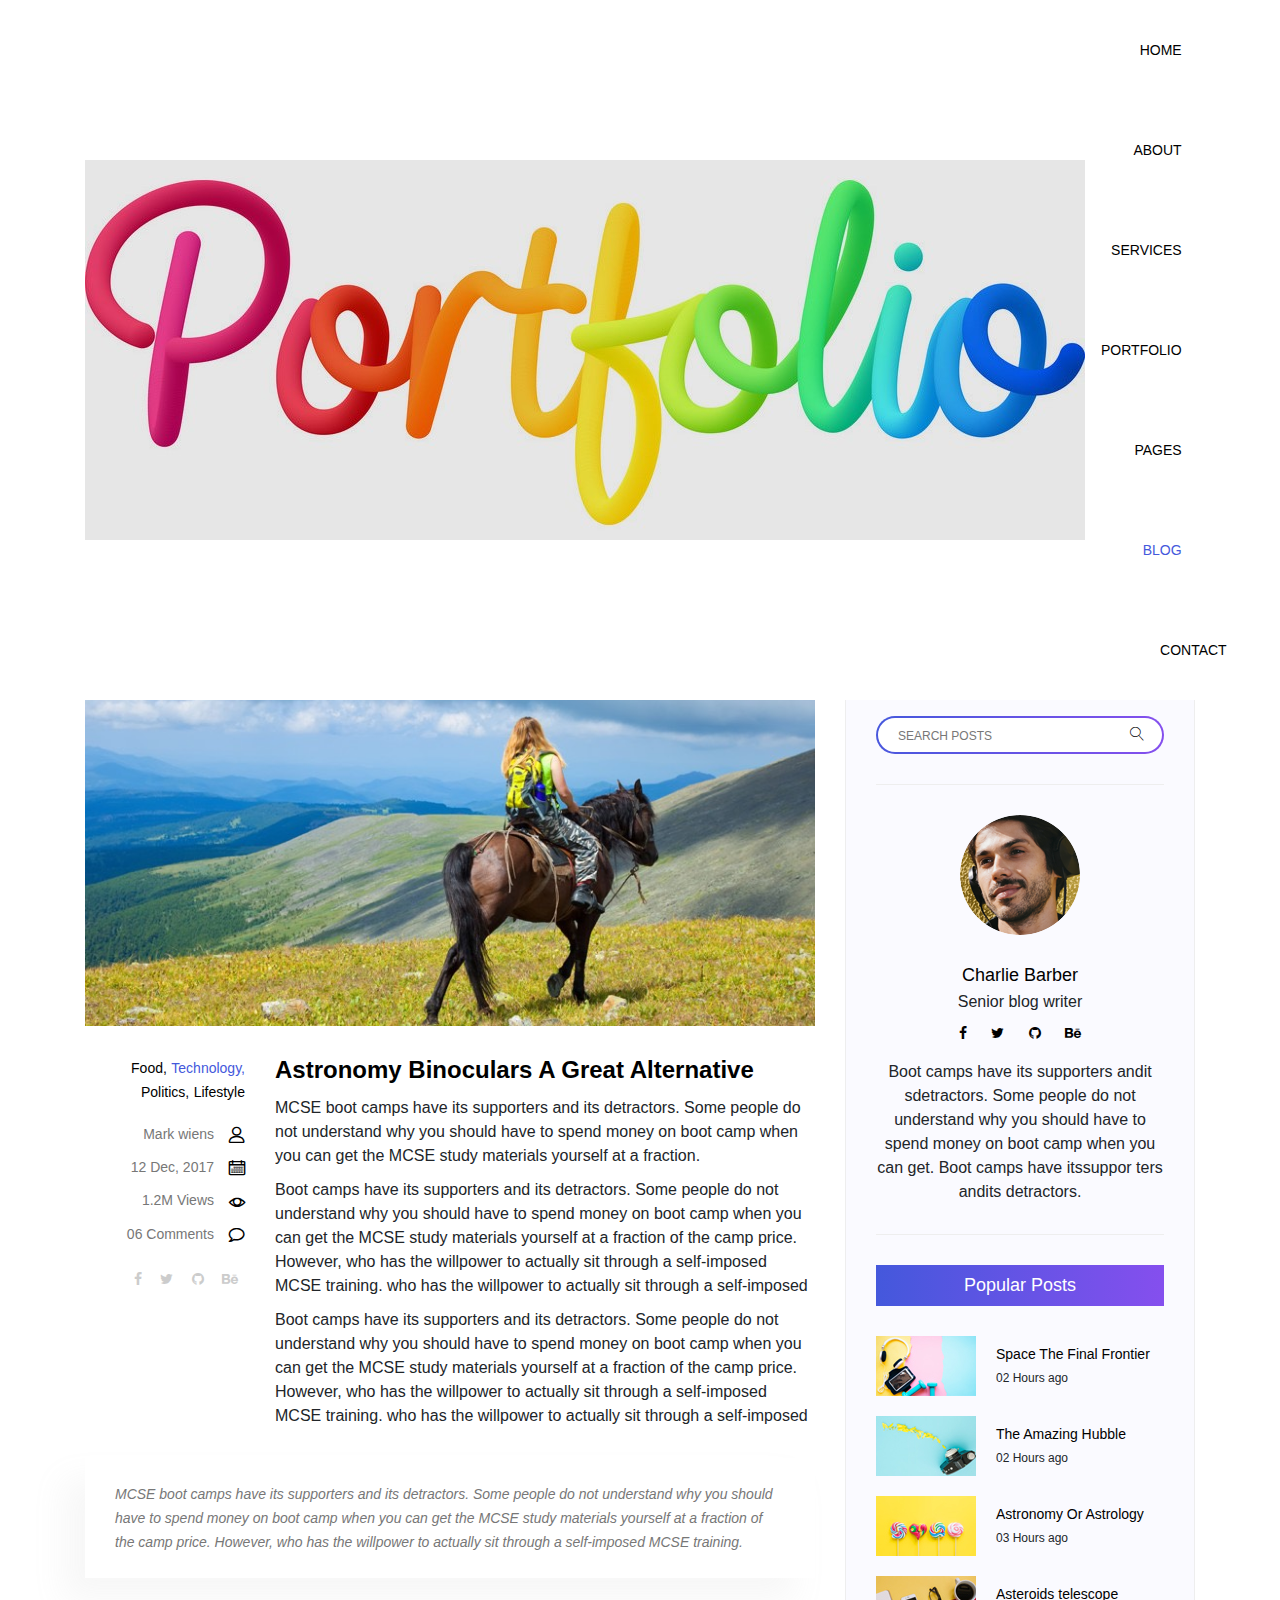
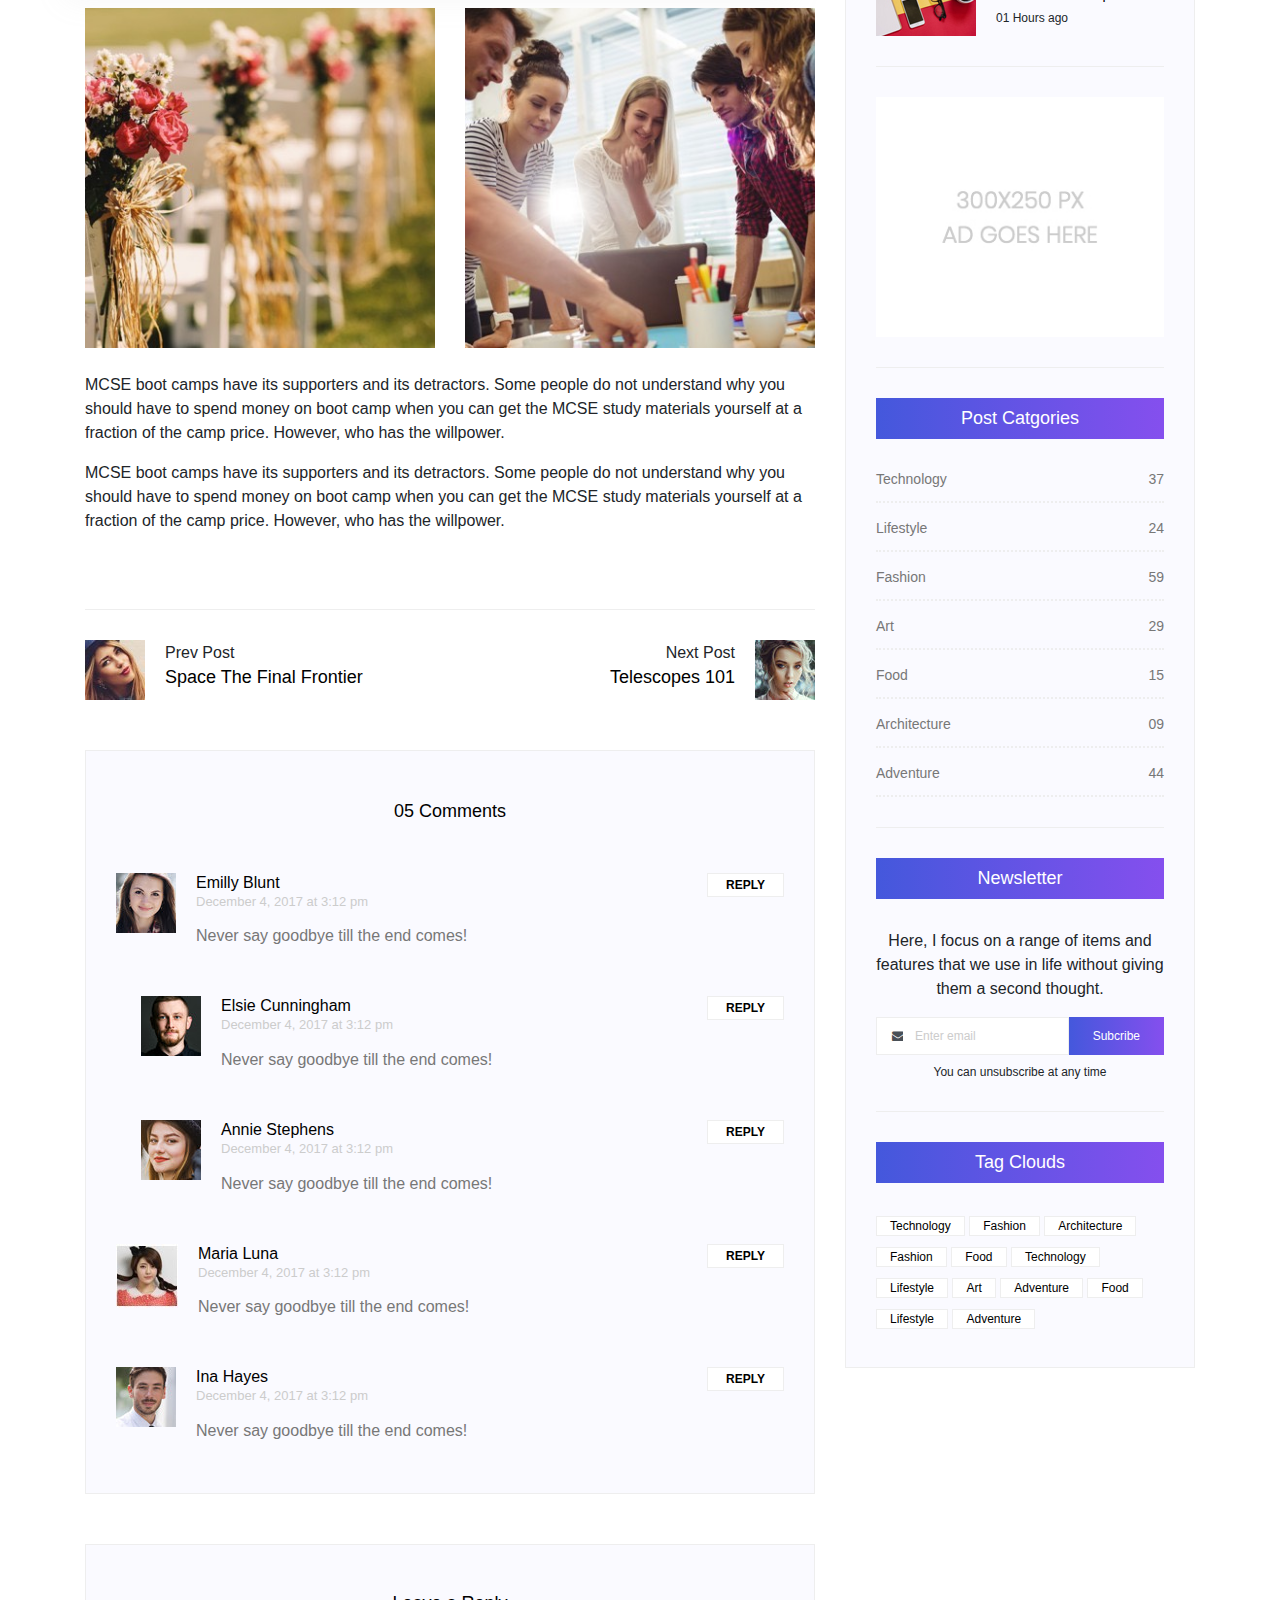
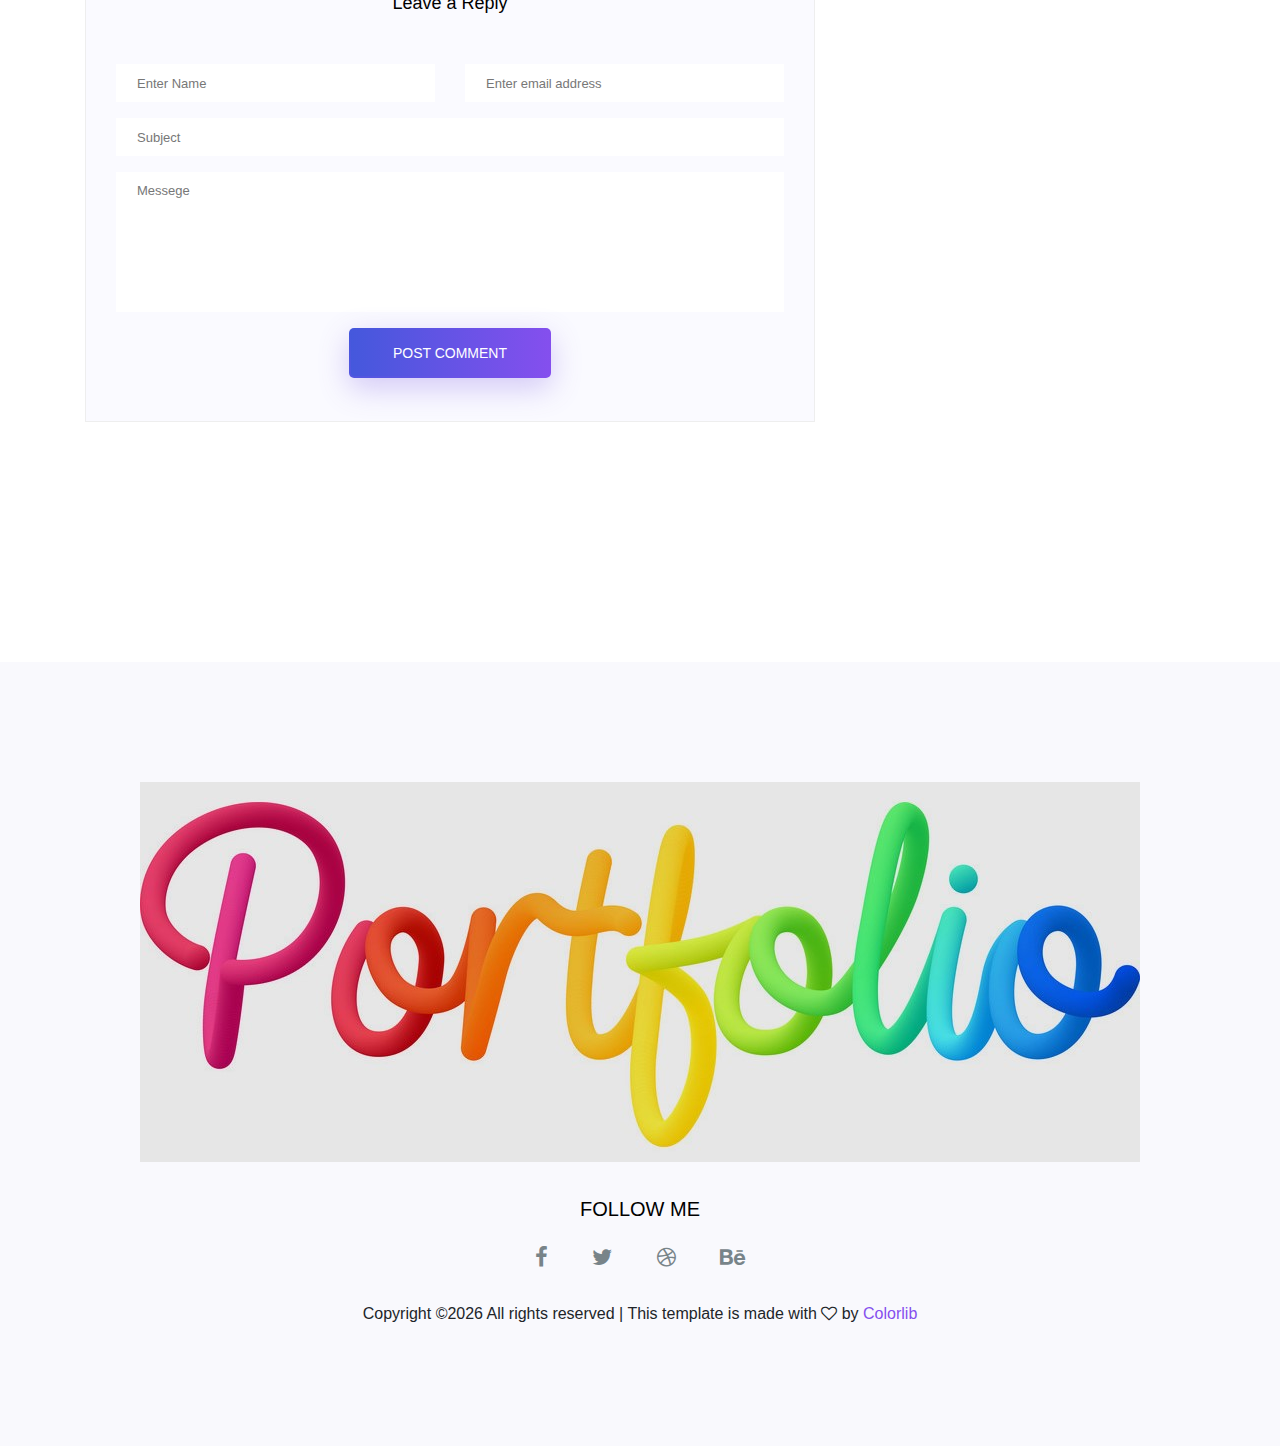
<file: single-blog.html>
<!doctype html>
<html lang="en">

<head>
	<!-- Required meta tags -->
	<meta charset="utf-8">
	<meta name="viewport" content="width=device-width, initial-scale=1, shrink-to-fit=no">
	<link rel="icon" href="img/favicon.png" type="image/png">
	<title>Blog Details</title>
	<!-- Bootstrap CSS -->
	<link rel="stylesheet" href="css/bootstrap.css">
	<link rel="stylesheet" href="vendors/linericon/style.css">
	<link rel="stylesheet" href="css/font-awesome.min.css">
	<link rel="stylesheet" href="vendors/owl-carousel/owl.carousel.min.css">
	<link rel="stylesheet" href="css/magnific-popup.css">
	<link rel="stylesheet" href="vendors/nice-select/css/nice-select.css">
	<!-- main css -->
	<link rel="stylesheet" href="css/style.css">
</head>

<body class="blog_version">

	<!--================ Start Header Area =================-->
	<header class="header_area">
		<div class="main_menu">
			<nav class="navbar navbar-expand-lg navbar-light">
				<div class="container">
					<!-- Brand and toggle get grouped for better mobile display -->
					<a class="navbar-brand logo_h" href="index.html"><img src="img/logo.png" alt=""></a>
					<button class="navbar-toggler" type="button" data-toggle="collapse" data-target="#navbarSupportedContent"
					 aria-controls="navbarSupportedContent" aria-expanded="false" aria-label="Toggle navigation">
						<span class="icon-bar"></span>
						<span class="icon-bar"></span>
						<span class="icon-bar"></span>
					</button>
					<!-- Collect the nav links, forms, and other content for toggling -->
					<div class="collapse navbar-collapse offset" id="navbarSupportedContent">
						<ul class="nav navbar-nav menu_nav justify-content-end">
							<li class="nav-item"><a class="nav-link" href="index.html">Home</a></li>
							<li class="nav-item"><a class="nav-link" href="about.html">About</a></li>
							<li class="nav-item"><a class="nav-link" href="services.html">Services</a></li>
							<li class="nav-item"><a class="nav-link" href="portfolio.html">Portfolio</a></li>
							<li class="nav-item submenu dropdown">
								<a href="#" class="nav-link dropdown-toggle" data-toggle="dropdown" role="button" aria-haspopup="true"
								 aria-expanded="false">Pages</a>
								<ul class="dropdown-menu">
                                    <li class="nav-item"><a class="nav-link" href="elements.html">Elements</a></li>
                                    <li class="nav-item"><a class="nav-link" href="portfolio-details.html">Portfolio Details</a></li>
								</ul>
							</li>
							<li class="nav-item submenu dropdown active">
								<a href="#" class="nav-link dropdown-toggle" data-toggle="dropdown" role="button" aria-haspopup="true"
								 aria-expanded="false">Blog</a>
								<ul class="dropdown-menu">
									<li class="nav-item"><a class="nav-link" href="blog.html">Blog</a></li>
									<li class="nav-item"><a class="nav-link" href="single-blog.html">Blog Details</a></li>
								</ul>
							</li>
							<li class="nav-item"><a class="nav-link" href="contact.html">Contact</a></li>
						</ul>
					</div>
				</div>
			</nav>
		</div>
	</header>
	<!--================ End Header Area =================-->

    <!--================ Start Banner Area =================-->
    <section class="banner_area">
        <div class="banner_inner d-flex align-items-center">
            <div class="container">
                <div class="banner_content text-center">
                    <h2>Blog Details</h2>
                    <div class="page_link">
                        <a href="index.html">Home</a>
                        <a href="blog.html">Blog</a>
                        <a href="single-blog.html">Blog Details</a>
                    </div>
                </div>
            </div>
        </div>
    </section>
    <!--================ End Banner Area =================-->
    
    <!--================Blog Area =================-->
    <section class="blog_area single-post-area section_gap">
        <div class="container">
            <div class="row">
                <div class="col-lg-8 posts-list">
                    <div class="single-post row">
                        <div class="col-lg-12">
                            <div class="feature-img">
                                <img class="img-fluid" src="img/blog/feature-img1.jpg" alt="">
                            </div>									
                        </div>
                        <div class="col-lg-3  col-md-3">
                            <div class="blog_info text-right">
                                <div class="post_tag">
                                    <a href="#">Food,</a>
                                    <a class="active" href="#">Technology,</a>
                                    <a href="#">Politics,</a>
                                    <a href="#">Lifestyle</a>
                                </div>
                                <ul class="blog_meta list">
                                    <li><a href="#">Mark wiens<i class="lnr lnr-user"></i></a></li>
                                    <li><a href="#">12 Dec, 2017<i class="lnr lnr-calendar-full"></i></a></li>
                                    <li><a href="#">1.2M Views<i class="lnr lnr-eye"></i></a></li>
                                    <li><a href="#">06 Comments<i class="lnr lnr-bubble"></i></a></li>
                                </ul>
                                <ul class="social-links">
                                    <li><a href="#"><i class="fa fa-facebook"></i></a></li>
                                    <li><a href="#"><i class="fa fa-twitter"></i></a></li>
                                    <li><a href="#"><i class="fa fa-github"></i></a></li>
                                    <li><a href="#"><i class="fa fa-behance"></i></a></li>
                                </ul>
                            </div>
                        </div>
                        <div class="col-lg-9 col-md-9 blog_details">
                            <h2>Astronomy Binoculars A Great Alternative</h2>
                            <p class="excert">
                                MCSE boot camps have its supporters and its detractors. Some people do not understand why you should have to spend money on boot camp when you can get the MCSE study materials yourself at a fraction.
                            </p>
                            <p>
                                Boot camps have its supporters and its detractors. Some people do not understand why you should have to spend money on boot camp when you can get the MCSE study materials yourself at a fraction of the camp price. However, who has the willpower to actually sit through a self-imposed MCSE training. who has the willpower to actually sit through a self-imposed
                            </p>
                            <p>
                                Boot camps have its supporters and its detractors. Some people do not understand why you should have to spend money on boot camp when you can get the MCSE study materials yourself at a fraction of the camp price. However, who has the willpower to actually sit through a self-imposed MCSE training. who has the willpower to actually sit through a self-imposed
                            </p>
                        </div>
                        <div class="col-lg-12">
                            <div class="quotes">
                                MCSE boot camps have its supporters and its detractors. Some people do not understand why you should have to spend money on boot camp when you can get the MCSE study materials yourself at a fraction of the camp price. However, who has the willpower to actually sit through a self-imposed MCSE training.										
                            </div>
                            <div class="row">
                                <div class="col-6">
                                    <img class="img-fluid" src="img/blog/post-img1.jpg" alt="">
                                </div>
                                <div class="col-6">
                                    <img class="img-fluid" src="img/blog/post-img2.jpg" alt="">
                                </div>	
                                <div class="col-lg-12 mt-25">
                                    <p>
                                        MCSE boot camps have its supporters and its detractors. Some people do not understand why you should have to spend money on boot camp when you can get the MCSE study materials yourself at a fraction of the camp price. However, who has the willpower.
                                    </p>
                                    <p>
                                        MCSE boot camps have its supporters and its detractors. Some people do not understand why you should have to spend money on boot camp when you can get the MCSE study materials yourself at a fraction of the camp price. However, who has the willpower.
                                    </p>											
                                </div>									
                            </div>
                        </div>
                    </div>
                    <div class="navigation-area">
                        <div class="row">
                            <div class="col-lg-6 col-md-6 col-12 nav-left flex-row d-flex justify-content-start align-items-center">
                                <div class="thumb">
                                    <a href="#"><img class="img-fluid" src="img/blog/prev.jpg" alt=""></a>
                                </div>
                                <div class="arrow">
                                    <a href="#"><span class="lnr text-white lnr-arrow-left"></span></a>
                                </div>
                                <div class="detials">
                                    <p>Prev Post</p>
                                    <a href="#"><h4>Space The Final Frontier</h4></a>
                                </div>
                            </div>
                            <div class="col-lg-6 col-md-6 col-12 nav-right flex-row d-flex justify-content-end align-items-center">
                                <div class="detials">
                                    <p>Next Post</p>
                                    <a href="#"><h4>Telescopes 101</h4></a>
                                </div>
                                <div class="arrow">
                                    <a href="#"><span class="lnr text-white lnr-arrow-right"></span></a>
                                </div>
                                <div class="thumb">
                                    <a href="#"><img class="img-fluid" src="img/blog/next.jpg" alt=""></a>
                                </div>										
                            </div>									
                        </div>
                    </div>
                    <div class="comments-area">
                        <h4>05 Comments</h4>
                        <div class="comment-list">
                            <div class="single-comment justify-content-between d-flex">
                                <div class="user justify-content-between d-flex">
                                    <div class="thumb">
                                        <img src="img/blog/c1.jpg" alt="">
                                    </div>
                                    <div class="desc">
                                        <h5><a href="#">Emilly Blunt</a></h5>
                                        <p class="date">December 4, 2017 at 3:12 pm </p>
                                        <p class="comment">
                                            Never say goodbye till the end comes!
                                        </p>
                                    </div>
                                </div>
                                <div class="reply-btn">
                                        <a href="" class="btn-reply text-uppercase">reply</a> 
                                </div>
                            </div>
                        </div>	
                        <div class="comment-list left-padding">
                            <div class="single-comment justify-content-between d-flex">
                                <div class="user justify-content-between d-flex">
                                    <div class="thumb">
                                        <img src="img/blog/c2.jpg" alt="">
                                    </div>
                                    <div class="desc">
                                        <h5><a href="#">Elsie Cunningham</a></h5>
                                        <p class="date">December 4, 2017 at 3:12 pm </p>
                                        <p class="comment">
                                            Never say goodbye till the end comes!
                                        </p>
                                    </div>
                                </div>
                                <div class="reply-btn">
                                        <a href="" class="btn-reply text-uppercase">reply</a> 
                                </div>
                            </div>
                        </div>	
                        <div class="comment-list left-padding">
                            <div class="single-comment justify-content-between d-flex">
                                <div class="user justify-content-between d-flex">
                                    <div class="thumb">
                                        <img src="img/blog/c3.jpg" alt="">
                                    </div>
                                    <div class="desc">
                                        <h5><a href="#">Annie Stephens</a></h5>
                                        <p class="date">December 4, 2017 at 3:12 pm </p>
                                        <p class="comment">
                                            Never say goodbye till the end comes!
                                        </p>
                                    </div>
                                </div>
                                <div class="reply-btn">
                                        <a href="" class="btn-reply text-uppercase">reply</a> 
                                </div>
                            </div>
                        </div>	
                        <div class="comment-list">
                            <div class="single-comment justify-content-between d-flex">
                                <div class="user justify-content-between d-flex">
                                    <div class="thumb">
                                        <img src="img/blog/c4.jpg" alt="">
                                    </div>
                                    <div class="desc">
                                        <h5><a href="#">Maria Luna</a></h5>
                                        <p class="date">December 4, 2017 at 3:12 pm </p>
                                        <p class="comment">
                                            Never say goodbye till the end comes!
                                        </p>
                                    </div>
                                </div>
                                <div class="reply-btn">
                                        <a href="" class="btn-reply text-uppercase">reply</a> 
                                </div>
                            </div>
                        </div>	
                        <div class="comment-list">
                            <div class="single-comment justify-content-between d-flex">
                                <div class="user justify-content-between d-flex">
                                    <div class="thumb">
                                        <img src="img/blog/c5.jpg" alt="">
                                    </div>
                                    <div class="desc">
                                        <h5><a href="#">Ina Hayes</a></h5>
                                        <p class="date">December 4, 2017 at 3:12 pm </p>
                                        <p class="comment">
                                            Never say goodbye till the end comes!
                                        </p>
                                    </div>
                                </div>
                                <div class="reply-btn">
                                        <a href="" class="btn-reply text-uppercase">reply</a> 
                                </div>
                            </div>
                        </div>	                                             				
                    </div>
                    <div class="comment-form">
                        <h4>Leave a Reply</h4>
                        <form>
                            <div class="form-group form-inline">
                                <div class="form-group col-lg-6 col-md-6 name">
                                <input type="text" class="form-control" id="name" placeholder="Enter Name" onfocus="this.placeholder = ''" onblur="this.placeholder = 'Enter Name'">
                                </div>
                                <div class="form-group col-lg-6 col-md-6 email">
                                <input type="email" class="form-control" id="email" placeholder="Enter email address" onfocus="this.placeholder = ''" onblur="this.placeholder = 'Enter email address'">
                                </div>										
                            </div>
                            <div class="form-group">
                                <input type="text" class="form-control" id="subject" placeholder="Subject" onfocus="this.placeholder = ''" onblur="this.placeholder = 'Subject'">
                            </div>
                            <div class="form-group">
                                <textarea class="form-control mb-10" rows="5" name="message" placeholder="Messege" onfocus="this.placeholder = ''" onblur="this.placeholder = 'Messege'" required=""></textarea>
                            </div>
                            <a href="#" class="primary-btn primary_btn"><span>Post Comment</span></a>	
                        </form>
                    </div>
                </div>
                <div class="col-lg-4">
                    <div class="blog_right_sidebar">
                        <aside class="single_sidebar_widget search_widget">
                            <div class="input-group">
                                <input type="text" class="form-control" placeholder="Search Posts">
                                <span class="input-group-btn">
                                    <button class="btn btn-default" type="button"><i class="lnr lnr-magnifier"></i></button>
                                </span>
                            </div><!-- /input-group -->
                            <div class="br"></div>
                        </aside>
                        <aside class="single_sidebar_widget author_widget">
                            <img class="author_img rounded-circle" src="img/blog/author.png" alt="">
                            <h4>Charlie Barber</h4>
                            <p>Senior blog writer</p>
                            <div class="social_icon">
                                <a href="#"><i class="fa fa-facebook"></i></a>
                                <a href="#"><i class="fa fa-twitter"></i></a>
                                <a href="#"><i class="fa fa-github"></i></a>
                                <a href="#"><i class="fa fa-behance"></i></a>
                            </div>
                            <p>Boot camps have its supporters andit sdetractors. Some people do not understand why you should have to spend money on boot camp when you can get. Boot camps have itssuppor ters andits detractors.</p>
                            <div class="br"></div>
                        </aside>
                        <aside class="single_sidebar_widget popular_post_widget">
                            <h3 class="widget_title">Popular Posts</h3>
                            <div class="media post_item">
                                <img src="img/blog/popular-post/post1.jpg" alt="post">
                                <div class="media-body">
                                    <a href="blog-details.html"><h3>Space The Final Frontier</h3></a>
                                    <p>02 Hours ago</p>
                                </div>
                            </div>
                            <div class="media post_item">
                                <img src="img/blog/popular-post/post2.jpg" alt="post">
                                <div class="media-body">
                                    <a href="blog-details.html"><h3>The Amazing Hubble</h3></a>
                                    <p>02 Hours ago</p>
                                </div>
                            </div>
                            <div class="media post_item">
                                <img src="img/blog/popular-post/post3.jpg" alt="post">
                                <div class="media-body">
                                    <a href="blog-details.html"><h3>Astronomy Or Astrology</h3></a>
                                    <p>03 Hours ago</p>
                                </div>
                            </div>
                            <div class="media post_item">
                                <img src="img/blog/popular-post/post4.jpg" alt="post">
                                <div class="media-body">
                                    <a href="blog-details.html"><h3>Asteroids telescope</h3></a>
                                    <p>01 Hours ago</p>
                                </div>
                            </div>
                            <div class="br"></div>
                        </aside>
                        <aside class="single_sidebar_widget ads_widget">
                            <a href="#"><img class="img-fluid" src="img/blog/add.jpg" alt=""></a>
                            <div class="br"></div>
                        </aside>
                        <aside class="single_sidebar_widget post_category_widget">
                            <h4 class="widget_title">Post Catgories</h4>
                            <ul class="list cat-list">
                                <li>
                                    <a href="#" class="d-flex justify-content-between">
                                        <p>Technology</p>
                                        <p>37</p>
                                    </a>
                                </li>
                                <li>
                                    <a href="#" class="d-flex justify-content-between">
                                        <p>Lifestyle</p>
                                        <p>24</p>
                                    </a>
                                </li>
                                <li>
                                    <a href="#" class="d-flex justify-content-between">
                                        <p>Fashion</p>
                                        <p>59</p>
                                    </a>
                                </li>
                                <li>
                                    <a href="#" class="d-flex justify-content-between">
                                        <p>Art</p>
                                        <p>29</p>
                                    </a>
                                </li>
                                <li>
                                    <a href="#" class="d-flex justify-content-between">
                                        <p>Food</p>
                                        <p>15</p>
                                    </a>
                                </li>
                                <li>
                                    <a href="#" class="d-flex justify-content-between">
                                        <p>Architecture</p>
                                        <p>09</p>
                                    </a>
                                </li>
                                <li>
                                    <a href="#" class="d-flex justify-content-between">
                                        <p>Adventure</p>
                                        <p>44</p>
                                    </a>
                                </li>															
                            </ul>
                            <div class="br"></div>
                        </aside>
                        <aside class="single-sidebar-widget newsletter_widget">
                            <h4 class="widget_title">Newsletter</h4>
                            <p>
                            Here, I focus on a range of items and features that we use in life without
                            giving them a second thought.
                            </p>
                            <div class="form-group d-flex flex-row">
                                <div class="input-group">
                                    <div class="input-group-prepend">
                                        <div class="input-group-text"><i class="fa fa-envelope" aria-hidden="true"></i></div>
                                    </div>
                                    <input type="text" class="form-control" id="inlineFormInputGroup" placeholder="Enter email" onfocus="this.placeholder = ''" onblur="this.placeholder = 'Enter email'">
                                </div>
                                <a href="#" class="bbtns">Subcribe</a>
                            </div>	
                            <p class="text-bottom">You can unsubscribe at any time</p>	
                            <div class="br"></div>							
                        </aside>
                        <aside class="single-sidebar-widget tag_cloud_widget">
                            <h4 class="widget_title">Tag Clouds</h4>
                            <ul class="list">
                                <li><a href="#">Technology</a></li>
                                <li><a href="#">Fashion</a></li>
                                <li><a href="#">Architecture</a></li>
                                <li><a href="#">Fashion</a></li>
                                <li><a href="#">Food</a></li>
                                <li><a href="#">Technology</a></li>
                                <li><a href="#">Lifestyle</a></li>
                                <li><a href="#">Art</a></li>
                                <li><a href="#">Adventure</a></li>
                                <li><a href="#">Food</a></li>
                                <li><a href="#">Lifestyle</a></li>
                                <li><a href="#">Adventure</a></li>
                            </ul>
                        </aside>
                    </div>
                </div>
            </div>
        </div>
    </section>
    <!--================Blog Area =================-->
        
    <!--================Footer Area =================-->
	<footer class="footer_area">
        <div class="container">
            <div class="row justify-content-center">
                <div class="col-lg-12">
                    <div class="footer_top flex-column">
                        <div class="footer_logo">
                            <a href="#">
                                <img src="img/logo.png" alt="">
                            </a>
                            <h4>Follow Me</h4>
                        </div>
                        <div class="footer_social">
                            <a href="#"><i class="fa fa-facebook"></i></a>
                            <a href="#"><i class="fa fa-twitter"></i></a>
                            <a href="#"><i class="fa fa-dribbble"></i></a>
                            <a href="#"><i class="fa fa-behance"></i></a>
                        </div>
                    </div>
                </div>
            </div>
            <div class="row footer_bottom justify-content-center">
                <p class="col-lg-8 col-sm-12 footer-text">
                    <!-- Link back to Colorlib can't be removed. Template is licensed under CC BY 3.0. -->
Copyright &copy;<script>document.write(new Date().getFullYear());</script> All rights reserved | This template is made with <i class="fa fa-heart-o" aria-hidden="true"></i> by <a href="https://colorlib.com" target="_blank">Colorlib</a>
<!-- Link back to Colorlib can't be removed. Template is licensed under CC BY 3.0. --></p>
            </div>
        </div>
    </footer>
    <!--================End Footer Area =================-->
       
        <!-- Optional JavaScript -->
        <!-- jQuery first, then Popper.js, then Bootstrap JS -->
        <script src="js/jquery-3.2.1.min.js"></script>
        <script src="js/popper.js"></script>
        <script src="js/bootstrap.min.js"></script>
        <script src="js/stellar.js"></script>
        <script src="vendors/lightbox/simpleLightbox.min.js"></script>
        <script src="vendors/nice-select/js/jquery.nice-select.min.js"></script>
        <script src="vendors/isotope/imagesloaded.pkgd.min.js"></script>
        <script src="vendors/isotope/isotope-min.js"></script>
        <script src="vendors/owl-carousel/owl.carousel.min.js"></script>
        <script src="js/jquery.ajaxchimp.min.js"></script>
        <script src="js/mail-script.js"></script>
        <script src="js/theme.js"></script>
    </body>
    </html>
</file>
<file: vendors/linericon/style.css>
@font-face {
	font-family: 'Linearicons-Free';
	src:url('fonts/Linearicons-Free.eot?w118d');
	src:url('fonts/Linearicons-Free.eot?#iefixw118d') format('embedded-opentype'),
		url('fonts/Linearicons-Free.woff2?w118d') format('woff2'),
		url('fonts/Linearicons-Free.woff?w118d') format('woff'),
		url('fonts/Linearicons-Free.ttf?w118d') format('truetype'),
		url('fonts/Linearicons-Free.svg?w118d#Linearicons-Free') format('svg');
	font-weight: normal;
	font-style: normal;
}

.lnr {
	font-family: 'Linearicons-Free';
	speak: none;
	font-style: normal;
	font-weight: normal;
	font-variant: normal;
	text-transform: none;
	line-height: 1;

	/* Better Font Rendering =========== */
	-webkit-font-smoothing: antialiased;
	-moz-osx-font-smoothing: grayscale;
}

.lnr-home:before {
	content: "\e800";
}
.lnr-apartment:before {
	content: "\e801";
}
.lnr-pencil:before {
	content: "\e802";
}
.lnr-magic-wand:before {
	content: "\e803";
}
.lnr-drop:before {
	content: "\e804";
}
.lnr-lighter:before {
	content: "\e805";
}
.lnr-poop:before {
	content: "\e806";
}
.lnr-sun:before {
	content: "\e807";
}
.lnr-moon:before {
	content: "\e808";
}
.lnr-cloud:before {
	content: "\e809";
}
.lnr-cloud-upload:before {
	content: "\e80a";
}
.lnr-cloud-download:before {
	content: "\e80b";
}
.lnr-cloud-sync:before {
	content: "\e80c";
}
.lnr-cloud-check:before {
	content: "\e80d";
}
.lnr-database:before {
	content: "\e80e";
}
.lnr-lock:before {
	content: "\e80f";
}
.lnr-cog:before {
	content: "\e810";
}
.lnr-trash:before {
	content: "\e811";
}
.lnr-dice:before {
	content: "\e812";
}
.lnr-heart:before {
	content: "\e813";
}
.lnr-star:before {
	content: "\e814";
}
.lnr-star-half:before {
	content: "\e815";
}
.lnr-star-empty:before {
	content: "\e816";
}
.lnr-flag:before {
	content: "\e817";
}
.lnr-envelope:before {
	content: "\e818";
}
.lnr-paperclip:before {
	content: "\e819";
}
.lnr-inbox:before {
	content: "\e81a";
}
.lnr-eye:before {
	content: "\e81b";
}
.lnr-printer:before {
	content: "\e81c";
}
.lnr-file-empty:before {
	content: "\e81d";
}
.lnr-file-add:before {
	content: "\e81e";
}
.lnr-enter:before {
	content: "\e81f";
}
.lnr-exit:before {
	content: "\e820";
}
.lnr-graduation-hat:before {
	content: "\e821";
}
.lnr-license:before {
	content: "\e822";
}
.lnr-music-note:before {
	content: "\e823";
}
.lnr-film-play:before {
	content: "\e824";
}
.lnr-camera-video:before {
	content: "\e825";
}
.lnr-camera:before {
	content: "\e826";
}
.lnr-picture:before {
	content: "\e827";
}
.lnr-book:before {
	content: "\e828";
}
.lnr-bookmark:before {
	content: "\e829";
}
.lnr-user:before {
	content: "\e82a";
}
.lnr-users:before {
	content: "\e82b";
}
.lnr-shirt:before {
	content: "\e82c";
}
.lnr-store:before {
	content: "\e82d";
}
.lnr-cart:before {
	content: "\e82e";
}
.lnr-tag:before {
	content: "\e82f";
}
.lnr-phone-handset:before {
	content: "\e830";
}
.lnr-phone:before {
	content: "\e831";
}
.lnr-pushpin:before {
	content: "\e832";
}
.lnr-map-marker:before {
	content: "\e833";
}
.lnr-map:before {
	content: "\e834";
}
.lnr-location:before {
	content: "\e835";
}
.lnr-calendar-full:before {
	content: "\e836";
}
.lnr-keyboard:before {
	content: "\e837";
}
.lnr-spell-check:before {
	content: "\e838";
}
.lnr-screen:before {
	content: "\e839";
}
.lnr-smartphone:before {
	content: "\e83a";
}
.lnr-tablet:before {
	content: "\e83b";
}
.lnr-laptop:before {
	content: "\e83c";
}
.lnr-laptop-phone:before {
	content: "\e83d";
}
.lnr-power-switch:before {
	content: "\e83e";
}
.lnr-bubble:before {
	content: "\e83f";
}
.lnr-heart-pulse:before {
	content: "\e840";
}
.lnr-construction:before {
	content: "\e841";
}
.lnr-pie-chart:before {
	content: "\e842";
}
.lnr-chart-bars:before {
	content: "\e843";
}
.lnr-gift:before {
	content: "\e844";
}
.lnr-diamond:before {
	content: "\e845";
}
.lnr-linearicons:before {
	content: "\e846";
}
.lnr-dinner:before {
	content: "\e847";
}
.lnr-coffee-cup:before {
	content: "\e848";
}
.lnr-leaf:before {
	content: "\e849";
}
.lnr-paw:before {
	content: "\e84a";
}
.lnr-rocket:before {
	content: "\e84b";
}
.lnr-briefcase:before {
	content: "\e84c";
}
.lnr-bus:before {
	content: "\e84d";
}
.lnr-car:before {
	content: "\e84e";
}
.lnr-train:before {
	content: "\e84f";
}
.lnr-bicycle:before {
	content: "\e850";
}
.lnr-wheelchair:before {
	content: "\e851";
}
.lnr-select:before {
	content: "\e852";
}
.lnr-earth:before {
	content: "\e853";
}
.lnr-smile:before {
	content: "\e854";
}
.lnr-sad:before {
	content: "\e855";
}
.lnr-neutral:before {
	content: "\e856";
}
.lnr-mustache:before {
	content: "\e857";
}
.lnr-alarm:before {
	content: "\e858";
}
.lnr-bullhorn:before {
	content: "\e859";
}
.lnr-volume-high:before {
	content: "\e85a";
}
.lnr-volume-medium:before {
	content: "\e85b";
}
.lnr-volume-low:before {
	content: "\e85c";
}
.lnr-volume:before {
	content: "\e85d";
}
.lnr-mic:before {
	content: "\e85e";
}
.lnr-hourglass:before {
	content: "\e85f";
}
.lnr-undo:before {
	content: "\e860";
}
.lnr-redo:before {
	content: "\e861";
}
.lnr-sync:before {
	content: "\e862";
}
.lnr-history:before {
	content: "\e863";
}
.lnr-clock:before {
	content: "\e864";
}
.lnr-download:before {
	content: "\e865";
}
.lnr-upload:before {
	content: "\e866";
}
.lnr-enter-down:before {
	content: "\e867";
}
.lnr-exit-up:before {
	content: "\e868";
}
.lnr-bug:before {
	content: "\e869";
}
.lnr-code:before {
	content: "\e86a";
}
.lnr-link:before {
	content: "\e86b";
}
.lnr-unlink:before {
	content: "\e86c";
}
.lnr-thumbs-up:before {
	content: "\e86d";
}
.lnr-thumbs-down:before {
	content: "\e86e";
}
.lnr-magnifier:before {
	content: "\e86f";
}
.lnr-cross:before {
	content: "\e870";
}
.lnr-menu:before {
	content: "\e871";
}
.lnr-list:before {
	content: "\e872";
}
.lnr-chevron-up:before {
	content: "\e873";
}
.lnr-chevron-down:before {
	content: "\e874";
}
.lnr-chevron-left:before {
	content: "\e875";
}
.lnr-chevron-right:before {
	content: "\e876";
}
.lnr-arrow-up:before {
	content: "\e877";
}
.lnr-arrow-down:before {
	content: "\e878";
}
.lnr-arrow-left:before {
	content: "\e879";
}
.lnr-arrow-right:before {
	content: "\e87a";
}
.lnr-move:before {
	content: "\e87b";
}
.lnr-warning:before {
	content: "\e87c";
}
.lnr-question-circle:before {
	content: "\e87d";
}
.lnr-menu-circle:before {
	content: "\e87e";
}
.lnr-checkmark-circle:before {
	content: "\e87f";
}
.lnr-cross-circle:before {
	content: "\e880";
}
.lnr-plus-circle:before {
	content: "\e881";
}
.lnr-circle-minus:before {
	content: "\e882";
}
.lnr-arrow-up-circle:before {
	content: "\e883";
}
.lnr-arrow-down-circle:before {
	content: "\e884";
}
.lnr-arrow-left-circle:before {
	content: "\e885";
}
.lnr-arrow-right-circle:before {
	content: "\e886";
}
.lnr-chevron-up-circle:before {
	content: "\e887";
}
.lnr-chevron-down-circle:before {
	content: "\e888";
}
.lnr-chevron-left-circle:before {
	content: "\e889";
}
.lnr-chevron-right-circle:before {
	content: "\e88a";
}
.lnr-crop:before {
	content: "\e88b";
}
.lnr-frame-expand:before {
	content: "\e88c";
}
.lnr-frame-contract:before {
	content: "\e88d";
}
.lnr-layers:before {
	content: "\e88e";
}
.lnr-funnel:before {
	content: "\e88f";
}
.lnr-text-format:before {
	content: "\e890";
}
.lnr-text-format-remove:before {
	content: "\e891";
}
.lnr-text-size:before {
	content: "\e892";
}
.lnr-bold:before {
	content: "\e893";
}
.lnr-italic:before {
	content: "\e894";
}
.lnr-underline:before {
	content: "\e895";
}
.lnr-strikethrough:before {
	content: "\e896";
}
.lnr-highlight:before {
	content: "\e897";
}
.lnr-text-align-left:before {
	content: "\e898";
}
.lnr-text-align-center:before {
	content: "\e899";
}
.lnr-text-align-right:before {
	content: "\e89a";
}
.lnr-text-align-justify:before {
	content: "\e89b";
}
.lnr-line-spacing:before {
	content: "\e89c";
}
.lnr-indent-increase:before {
	content: "\e89d";
}
.lnr-indent-decrease:before {
	content: "\e89e";
}
.lnr-pilcrow:before {
	content: "\e89f";
}
.lnr-direction-ltr:before {
	content: "\e8a0";
}
.lnr-direction-rtl:before {
	content: "\e8a1";
}
.lnr-page-break:before {
	content: "\e8a2";
}
.lnr-sort-alpha-asc:before {
	content: "\e8a3";
}
.lnr-sort-amount-asc:before {
	content: "\e8a4";
}
.lnr-hand:before {
	content: "\e8a5";
}
.lnr-pointer-up:before {
	content: "\e8a6";
}
.lnr-pointer-right:before {
	content: "\e8a7";
}
.lnr-pointer-down:before {
	content: "\e8a8";
}
.lnr-pointer-left:before {
	content: "\e8a9";
}
</file>
<file: vendors/nice-select/css/nice-select.css>
.nice-select {
  -webkit-tap-highlight-color: transparent;
  background-color: #fff;
  border-radius: 5px;
  border: solid 1px #e8e8e8;
  box-sizing: border-box;
  clear: both;
  cursor: pointer;
  display: block;
  float: left;
  font-family: inherit;
  font-size: 14px;
  font-weight: normal;
  height: 42px;
  line-height: 40px;
  outline: none;
  padding-left: 18px;
  padding-right: 30px;
  position: relative;
  text-align: left !important;
  -webkit-transition: all 0.2s ease-in-out;
  transition: all 0.2s ease-in-out;
  -webkit-user-select: none;
     -moz-user-select: none;
      -ms-user-select: none;
          user-select: none;
  white-space: nowrap;
  width: auto; }
  .nice-select:hover {
    border-color: #dbdbdb; }
  .nice-select:active, .nice-select.open, .nice-select:focus {
    border-color: #999; }
  .nice-select:after {
    border-bottom: 2px solid #999;
    border-right: 2px solid #999;
    content: '';
    display: block;
    height: 5px;
    margin-top: -4px;
    pointer-events: none;
    position: absolute;
    right: 12px;
    top: 50%;
    -webkit-transform-origin: 66% 66%;
        -ms-transform-origin: 66% 66%;
            transform-origin: 66% 66%;
    -webkit-transform: rotate(45deg);
        -ms-transform: rotate(45deg);
            transform: rotate(45deg);
    -webkit-transition: all 0.15s ease-in-out;
    transition: all 0.15s ease-in-out;
    width: 5px; }
  .nice-select.open:after {
    -webkit-transform: rotate(-135deg);
        -ms-transform: rotate(-135deg);
            transform: rotate(-135deg); }
  .nice-select.open .list {
    opacity: 1;
    pointer-events: auto;
    -webkit-transform: scale(1) translateY(0);
        -ms-transform: scale(1) translateY(0);
            transform: scale(1) translateY(0); }
  .nice-select.disabled {
    border-color: #ededed;
    color: #999;
    pointer-events: none; }
    .nice-select.disabled:after {
      border-color: #cccccc; }
  .nice-select.wide {
    width: 100%; }
    .nice-select.wide .list {
      left: 0 !important;
      right: 0 !important; }
  .nice-select.right {
    float: right; }
    .nice-select.right .list {
      left: auto;
      right: 0; }
  .nice-select.small {
    font-size: 12px;
    height: 36px;
    line-height: 34px; }
    .nice-select.small:after {
      height: 4px;
      width: 4px; }
    .nice-select.small .option {
      line-height: 34px;
      min-height: 34px; }
  .nice-select .list {
    background-color: #fff;
    border-radius: 5px;
    box-shadow: 0 0 0 1px rgba(68, 68, 68, 0.11);
    box-sizing: border-box;
    margin-top: 4px;
    opacity: 0;
    overflow: hidden;
    padding: 0;
    pointer-events: none;
    position: absolute;
    top: 100%;
    left: 0;
    -webkit-transform-origin: 50% 0;
        -ms-transform-origin: 50% 0;
            transform-origin: 50% 0;
    -webkit-transform: scale(0.75) translateY(-21px);
        -ms-transform: scale(0.75) translateY(-21px);
            transform: scale(0.75) translateY(-21px);
    -webkit-transition: all 0.2s cubic-bezier(0.5, 0, 0, 1.25), opacity 0.15s ease-out;
    transition: all 0.2s cubic-bezier(0.5, 0, 0, 1.25), opacity 0.15s ease-out;
    z-index: 9; }
    .nice-select .list:hover .option:not(:hover) {
      background-color: transparent !important; }
  .nice-select .option {
    cursor: pointer;
    font-weight: 400;
    line-height: 40px;
    list-style: none;
    min-height: 40px;
    outline: none;
    padding-left: 18px;
    padding-right: 29px;
    text-align: left;
    -webkit-transition: all 0.2s;
    transition: all 0.2s; }
    .nice-select .option:hover, .nice-select .option.focus, .nice-select .option.selected.focus {
      background-color: #f6f6f6; }
    .nice-select .option.selected {
      font-weight: bold; }
    .nice-select .option.disabled {
      background-color: transparent;
      color: #999;
      cursor: default; }

.no-csspointerevents .nice-select .list {
  display: none; }

.no-csspointerevents .nice-select.open .list {
  display: block; }
</file>
<file: css/style.css>
<<<<<<< HEAD
@import url("https://fonts.googleapis.com/css?family=Roboto:400,500|Rubik:500,700");
/*---------------------------------------------------- */
/*----------------------------------------------------*/
/* Medium Layout: 1280px */
/* Tablet Layout: 768px */
/* Mobile Layout: 320px */
/* Wide Mobile Layout: 480px */
/*---------------------------------------------------- */
/*----------------------------------------------------*/
body {
  line-height: 26px;
  font-size: 15px;
  font-family: "Roboto", sans-serif;
  font-weight: 400;
  color: #777777;
  background: url(../img/body-bg.png) no-repeat center; }

h1,
h2,
h3,
h4,
h5,
h6 {
  font-family: "Rubik", sans-serif;
  font-weight: 500;
  color: #000000; }

.list {
  list-style: none;
  margin: 0px;
  padding: 0px; }

a {
  text-decoration: none;
  transition: all 0.3s ease-in-out; }
  a:hover, a:focus {
    text-decoration: none;
    outline: none; }

button:focus {
  outline: none;
  box-shadow: none; }

.mt-25 {
  margin-top: 25px; }

.p0 {
  padding-left: 0px;
  padding-right: 0px; }

.white_bg {
  background: #fff !important; }

.mb-50 {
  margin-bottom: 50px; }

.ml-15 {
  margin-left: 15px; }

.ml-20 {
  margin-left: 20px; }

.mt-50 {
  margin-top: 50px; }

/*---------------------------------------------------- */
/*----------------------------------------------------*/
.section_gap {
  padding: 200px 0; }
  @media (max-width: 1199px) {
    .section_gap {
      padding: 80px 0; } }

.section_gap_top {
  padding-top: 200px; }
  @media (max-width: 1199px) {
    .section_gap_top {
      padding-top: 80px; } }

.section_gap_bottom {
  padding-bottom: 200px; }
  @media (max-width: 1199px) {
    .section_gap_bottom {
      padding-bottom: 80px; } }

/* Main Title Area css
============================================================================================ */
.main_title {
  text-align: center;
  margin-bottom: 100px; }
  @media (max-width: 1199px) {
    .main_title {
      margin-bottom: 50px; } }
  .main_title h2 {
    font-size: 36px;
    font-weight: 700;
    margin-bottom: 15px;
    line-height: 50px;
    text-transform: uppercase; }
    @media (max-width: 991px) {
      .main_title h2 br {
        display: none; } }
    @media (max-width: 767px) {
      .main_title h2 {
        font-size: 30px;
        line-height: 34px; } }
  .main_title p {
    margin-bottom: 0px; }
    @media (max-width: 991px) {
      .main_title p br {
        display: none; } }
  .main_title.white h2 {
    color: #fff; }
  .main_title.white p {
    color: #fff;
    opacity: .6; }

/* End Main Title Area css
============================================================================================ */
/* Start Gradient Area css
============================================================================================ */
.gradient-bg, .header_area .navbar .nav .nav-item.submenu ul .nav-item:hover .nav-link, .blog_right_sidebar .widget_title, .blog_right_sidebar .newsletter_widget .bbtns, .blog_right_sidebar .tag_cloud_widget ul li a:hover, .blog-pagination .page-item.active .page-link, .blog-pagination .page-link:hover, .comments-area .btn-reply:hover {
  background: -webkit-linear-gradient(90deg, #4458dc 0%, #854fee 100%);
  background: -moz-linear-gradient(90deg, #4458dc 0%, #854fee 100%);
  background: -o-linear-gradient(90deg, #4458dc 0%, #854fee 100%);
  background: linear-gradient(90deg, #4458dc 0%, #854fee 100%); }

.border-gradient {
  border-image: -webkit-linear-gradient(90deg, #4458dc 0%, #854fee 100%);
  border-image: -moz-linear-gradient(90deg, #4458dc 0%, #854fee 100%);
  border-image: -o-linear-gradient(90deg, #4458dc 0%, #854fee 100%);
  border-image: linear-gradient(90deg, #4458dc 0%, #854fee 100%); }

.gradient-bg2 {
  background: -webkit-linear-gradient(90deg, #4458dc 0%, #854fee 100%);
  background: -moz-linear-gradient(90deg, #4458dc 0%, #854fee 100%);
  background: -o-linear-gradient(90deg, #4458dc 0%, #854fee 100%);
  background: linear-gradient(90deg, #4458dc 0%, #854fee 100%); }

.gradient-color, .contact_info .info_item i {
  background: -webkit-linear-gradient(90deg, #4458dc 0%, #854fee 100%);
  background: -moz-linear-gradient(90deg, #4458dc 0%, #854fee 100%);
  background: -o-linear-gradient(90deg, #4458dc 0%, #854fee 100%);
  background: linear-gradient(90deg, #4458dc 0%, #854fee 100%);
  -webkit-background-clip: text;
  -webkit-text-fill-color: transparent; }

/* End Gradient Area css
============================================================================================ */
.primary_btn {
  display: inline-block;
  color: #fff;
  letter-spacing: 0px;
  font-family: "Rubik", sans-serif;
  font-weight: 500;
  font-size: 14px;
  line-height: 46px;
  outline: none !important;
  text-align: center;
  cursor: pointer;
  text-transform: uppercase;
  border-radius: 5px;
  background-origin: border-box;
  background-clip: content-box, border-box;
  background-image: linear-gradient(to right, #4458dc 0%, #854fee 100%), radial-gradient(circle at top left, #4458dc, #854fee);
  border: double 2px transparent;
  box-shadow: 0px 10px 30px rgba(118, 85, 225, 0.3); }
  .primary_btn span {
    padding: 0 42px; }
  .primary_btn.tr-bg {
    background-image: linear-gradient(#ffffff, #ffffff), radial-gradient(circle at top left, #4458dc, #854fee);
    border: 2px solid transparent;
    color: #222222;
    box-shadow: none; }
    .primary_btn.tr-bg:hover {
      background-image: linear-gradient(to right, #4458dc 0%, #854fee 100%), radial-gradient(circle at top left, #4458dc, #854fee);
      border: double 2px transparent;
      color: #ffffff;
      box-shadow: 0px 10px 30px rgba(118, 85, 225, 0.3); }
  .primary_btn:hover {
    background-image: linear-gradient(#ffffff, #ffffff), radial-gradient(circle at top left, #4458dc, #854fee);
    border: 2px solid #854fee;
    color: #222222;
    box-shadow: none;
    background-clip: border-box; }

.overlay {
  position: absolute;
  left: 0;
  top: 0;
  height: 100%;
  width: 100%; }

/*---------------------------------------------------- */
/*----------------------------------------------------*/
.header_area {
  position: absolute;
  width: 100%;
  z-index: 9999;
  background: #ffffff; }
  .header_area .menu_nav {
    width: 100%; }
  .header_area .navbar {
    background: transparent;
    padding: 0px;
    border: 0px;
    border-radius: 0px;
    width: 100%; }
    .header_area .navbar .nav .nav-item {
      margin-right: 45px; }
      .header_area .navbar .nav .nav-item .nav-link {
        font: 500 14px/100px "Rubik", sans-serif;
        text-transform: uppercase;
        color: #000000;
        padding: 0px;
        display: inline-block; }
        .header_area .navbar .nav .nav-item .nav-link:after {
          display: none; }
      .header_area .navbar .nav .nav-item:hover .nav-link, .header_area .navbar .nav .nav-item.active .nav-link {
        color: #4458dc; }
      .header_area .navbar .nav .nav-item.submenu {
        position: relative; }
        .header_area .navbar .nav .nav-item.submenu ul {
          border: none;
          padding: 0px;
          border-radius: 0px;
          box-shadow: none;
          margin: 0px;
          background: #fff; }
          @media (min-width: 992px) {
            .header_area .navbar .nav .nav-item.submenu ul {
              position: absolute;
              top: 120%;
              left: 0px;
              min-width: 200px;
              text-align: left;
              opacity: 0;
              transition: all 300ms ease-in;
              visibility: hidden;
              display: block;
              border: none;
              padding: 0px;
              border-radius: 0px;
              box-shadow: 0px 10px 30px 0px rgba(0, 0, 0, 0.1); } }
          .header_area .navbar .nav .nav-item.submenu ul:before {
            content: "";
            width: 0;
            height: 0;
            border-style: solid;
            border-width: 10px 10px 0 10px;
            border-color: #eeeeee transparent transparent transparent;
            position: absolute;
            right: 24px;
            top: 45px;
            z-index: 3;
            opacity: 0;
            transition: all 400ms linear; }
          .header_area .navbar .nav .nav-item.submenu ul .nav-item {
            display: block;
            float: none;
            margin-right: 0px;
            border-bottom: 1px solid #ededed;
            margin-left: 0px;
            transition: all 0.4s linear; }
            .header_area .navbar .nav .nav-item.submenu ul .nav-item .nav-link {
              line-height: 45px;
              color: #000000;
              padding: 0px 30px;
              transition: all 150ms linear;
              display: block;
              text-transform: capitalize;
              margin-right: 0px; }
            .header_area .navbar .nav .nav-item.submenu ul .nav-item:last-child {
              border-bottom: none; }
            .header_area .navbar .nav .nav-item.submenu ul .nav-item:hover .nav-link {
              color: #fff; }
        @media (min-width: 992px) {
          .header_area .navbar .nav .nav-item.submenu:hover ul {
            visibility: visible;
            opacity: 1;
            top: 100%; } }
        .header_area .navbar .nav .nav-item.submenu:hover ul .nav-item {
          margin-top: 0px; }
      .header_area .navbar .nav .nav-item:last-child {
        margin-right: 0px; }
  .header_area.navbar_fixed .main_menu {
    position: fixed;
    width: 100%;
    top: -70px;
    left: 0;
    right: 0;
    background: #ffffff;
    transform: translateY(70px);
    transition: transform 500ms ease, background 500ms ease;
    -webkit-transition: transform 500ms ease, background 500ms ease;
    box-shadow: 0px 3px 16px 0px rgba(0, 0, 0, 0.1); }
    .header_area.navbar_fixed .main_menu .navbar .nav .nav-item .nav-link {
      line-height: 70px; }
  @media (min-width: 992px) {
    .header_area.white_menu .navbar .navbar-brand img {
      display: none; }
      .header_area.white_menu .navbar .navbar-brand img + img {
        display: inline-block; } }
  @media (max-width: 991px) {
    .header_area.white_menu .navbar .navbar-brand img {
      display: inline-block; }
      .header_area.white_menu .navbar .navbar-brand img + img {
        display: none; } }
  .header_area.white_menu .navbar .nav .nav-item .nav-link {
    color: #fff; }
  .header_area.white_menu.navbar_fixed .main_menu .navbar .navbar-brand img {
    display: inline-block; }
    .header_area.white_menu.navbar_fixed .main_menu .navbar .navbar-brand img + img {
      display: none; }
  .header_area.white_menu.navbar_fixed .main_menu .navbar .nav .nav-item .nav-link {
    line-height: 70px;
    color: #000000; }

.owl-carousel.off {
  display: -ms-flexbox;
  display: flex; }

/*---------------------------------------------------- */
/*----------------------------------------------------*/
/* Home Banner Area css
============================================================================================ */
.home_banner_area {
  position: relative;
  z-index: 1;
  background: url(../img/banner/landingpage.gif) no-repeat center center;
  background-size: cover;
}

.home_banner_area::before {
  content: "";
  position: absolute;
  top: 0;
  left: 0;
  width: 100%;
  height: 100%;
  background: rgba(0, 0, 0, 0.662); /* Adjust transparency (0.1 to 1) */
  z-index: -1;
}

  .home_banner_area .banner_inner {
    width: 100%; }
    .home_banner_area .banner_inner .home_right_img {
      padding-top: 197px; }
      @media (max-width: 1480px) {
        .home_banner_area .banner_inner .home_right_img img {
          max-width: 100%;
          height: auto; } }
      @media (max-width: 991px) {
        .home_banner_area .banner_inner .home_right_img {
          display: none; } }
    .home_banner_area .banner_inner .col-lg-7 {
      vertical-align: middle;
      align-self: center; }
    .home_banner_area .banner_inner .banner_content {
      text-align: left; }
      @media (max-width: 991px) {
        .home_banner_area .banner_inner .banner_content {
          margin-top: 150px; } }
      .home_banner_area .banner_inner .banner_content h3 {
        font-size: 40px;
        margin-bottom: 20px;
        position: relative; }
        .home_banner_area .banner_inner .banner_content h3:after {
          content: '';
          width: 410px;
          height: 2px;
          position: absolute;
          top: 50%;
          left: 23%;
          background: #ffffff; }
          @media (max-width: 575px) {
            .home_banner_area .banner_inner .banner_content h3:after {
              display: none; } }
      .home_banner_area .banner_inner .banner_content h1 {
        margin-top: 20px;
        font-size: 70px;
        line-height: 60px;
        margin-bottom: 25px; }
        @media (max-width: 1024px) {
          .home_banner_area .banner_inner .banner_content h1 {
            font-size: 60px; } }
        @media (max-width: 767px) {
          .home_banner_area .banner_inner .banner_content h1 {
            font-size: 50px; } }
      .home_banner_area .banner_inner .banner_content h5 {
        font-size: 24px;
        margin-bottom: 35px; }
      .home_banner_area .banner_inner .banner_content .primary_btn {
        margin-right: 20px; }

.banner_area {
  position: relative;
  z-index: 1;
  min-height: 485px; }
  @media (max-width: 1199px) {
    .banner_area {
      min-height: 350px; } }
  .banner_area .banner_inner {
    position: relative;
    overflow: hidden;
    width: 100%;
    min-height: 485px;
    background: url(../img/banner/common-banner.png) no-repeat right bottom;
    background-size: 90% 85%;
    width: 98%;
    z-index: 1; }
    @media (max-width: 1199px) {
      .banner_area .banner_inner {
        min-height: 350px; } }
    @media (max-width: 991px) {
      .banner_area .banner_inner {
        background: #854fee;
        width: 100%; } }
    .banner_area .banner_inner .banner_content {
      margin-left: 50px;
      margin-top: 100px; }
      @media (max-width: 991px) {
        .banner_area .banner_inner .banner_content {
          margin-left: 0px;
          margin-top: 50px; } }
      .banner_area .banner_inner .banner_content h2 {
        color: #fff;
        font-size: 50px;
        font-family: "Rubik", sans-serif;
        margin-bottom: 10px;
        text-transform: uppercase;
        font-weight: 700; }
        @media (max-width: 991px) {
          .banner_area .banner_inner .banner_content h2 {
            font-size: 30px; } }
      .banner_area .banner_inner .banner_content .page_link a {
        font-size: 14px;
        color: #fff;
        font-family: "Roboto", sans-serif;
        margin-right: 20px;
        position: relative; }
        .banner_area .banner_inner .banner_content .page_link a:before {
          content: "-";
          position: absolute;
          right: -14px;
          top: 50%;
          -webkit-transform: translateY(-50%);
          -moz-transform: translateY(-50%);
          -ms-transform: translateY(-50%);
          -o-transform: translateY(-50%);
          transform: translateY(-50%); }
        .banner_area .banner_inner .banner_content .page_link a:last-child {
          margin-right: 0px; }
          .banner_area .banner_inner .banner_content .page_link a:last-child:before {
            display: none; }

/* End Home Banner Area css
============================================================================================ */
/*---------------------------------------------------- */
/*----------------------------------------------------*/
/* Latest Blog Area css
============================================================================================ */
/* End Latest Blog Area css
============================================================================================ */
.blog_btn {
  border: 1px solid #eeeeee;
  background: #f9f9ff;
  padding: 0px 32px;
  font-size: 13px;
  font-weight: 500;
  font-family: "Roboto", sans-serif;
  color: #000000;
  line-height: 34px;
  display: inline-block; }
  .blog_btn:hover {
    background: #4458dc;
    border-color: #4458dc;
    color: #fff; }

.white_bg_btn {
  background: #fff;
  display: inline-block;
  color: #000000;
  line-height: 40px;
  padding: 0px 28px;
  font-size: 14px;
  font-family: "Roboto", sans-serif;
  font-weight: 500;
  text-transform: uppercase;
  -webkit-transition: all 0.4s ease 0s;
  -moz-transition: all 0.4s ease 0s;
  -o-transition: all 0.4s ease 0s;
  transition: all 0.4s ease 0s;
  border: none; }
  .white_bg_btn:hover {
    background: #4458dc;
    color: #fff; }

/* Causes Area css
============================================================================================ */
.causes_slider .owl-dots {
  text-align: center;
  margin-top: 80px; }
  .causes_slider .owl-dots .owl-dot {
    height: 14px;
    width: 14px;
    background: #eeeeee;
    display: inline-block;
    margin-right: 7px; }
    .causes_slider .owl-dots .owl-dot:last-child {
      margin-right: 0px; }
    .causes_slider .owl-dots .owl-dot.active {
      background: #4458dc; }

.causes_item {
  background: #fff; }
  .causes_item .causes_img {
    position: relative; }
    .causes_item .causes_img .c_parcent {
      position: absolute;
      bottom: 0px;
      width: 100%;
      left: 0px;
      height: 3px;
      background: rgba(255, 255, 255, 0.5); }
      .causes_item .causes_img .c_parcent span {
        width: 70%;
        height: 3px;
        background: #4458dc;
        position: absolute;
        left: 0px;
        bottom: 0px; }
        .causes_item .causes_img .c_parcent span:before {
          content: "75%";
          position: absolute;
          right: -10px;
          bottom: 0px;
          background: #4458dc;
          color: #fff;
          padding: 0px 5px; }
  .causes_item .causes_text {
    padding: 30px 35px 40px 30px; }
    .causes_item .causes_text h4 {
      color: #000000;
      font-family: "Roboto", sans-serif;
      font-size: 18px;
      font-weight: 600;
      margin-bottom: 15px;
      cursor: pointer; }
      .causes_item .causes_text h4:hover {
        color: #4458dc; }
    .causes_item .causes_text p {
      font-size: 14px;
      line-height: 24px;
      color: #777777;
      font-weight: 300;
      margin-bottom: 0px; }
  .causes_item .causes_bottom a {
    width: 50%;
    border: 1px solid #4458dc;
    text-align: center;
    float: left;
    line-height: 50px;
    background: #4458dc;
    color: #fff;
    font-family: "Roboto", sans-serif;
    font-size: 14px;
    font-weight: 500; }
    .causes_item .causes_bottom a + a {
      border-color: #eeeeee;
      background: #fff;
      font-size: 14px;
      color: #000000; }

/* End Causes Area css
============================================================================================ */
/*================= latest_blog_area css =============*/
.single-recent-blog-post {
  margin-bottom: 30px; }
  .single-recent-blog-post .thumb {
    overflow: hidden; }
    .single-recent-blog-post .thumb img {
      transition: all 0.7s linear; }
  .single-recent-blog-post .details {
    padding-top: 30px; }
    .single-recent-blog-post .details .sec_h4 {
      line-height: 24px;
      padding: 10px 0px 13px;
      transition: all 0.3s linear; }
      .single-recent-blog-post .details .sec_h4:hover {
        color: #777777; }
  .single-recent-blog-post .date {
    font-size: 14px;
    line-height: 24px;
    font-weight: 400; }
  .single-recent-blog-post:hover img {
    transform: scale(1.23) rotate(10deg); }

.tags .tag_btn {
  font-size: 12px;
  font-weight: 500;
  line-height: 20px;
  border: 1px solid #eeeeee;
  display: inline-block;
  padding: 1px 18px;
  text-align: center;
  color: #000000; }
  .tags .tag_btn:before {
    background: #4458dc; }
  .tags .tag_btn + .tag_btn {
    margin-left: 2px; }

/*========= blog_categorie_area css ===========*/
.blog_categorie_area {
  padding-bottom: 80px; }

.categories_post {
  position: relative;
  text-align: center;
  cursor: pointer; }
  .categories_post img {
    max-width: 100%; }
  .categories_post .categories_details {
    position: absolute;
    top: 20px;
    left: 20px;
    right: 20px;
    bottom: 20px;
    background: rgba(34, 34, 34, 0.8);
    color: #fff;
    transition: all 0.3s linear;
    display: flex;
    align-items: center;
    justify-content: center; }
    .categories_post .categories_details h5 {
      margin-bottom: 0px;
      font-size: 18px;
      line-height: 26px;
      text-transform: uppercase;
      color: #fff;
      position: relative; }
    .categories_post .categories_details p {
      font-weight: 300;
      font-size: 14px;
      line-height: 26px;
      margin-bottom: 0px;
      -webkit-transition: all 0.4s ease 0s;
      -moz-transition: all 0.4s ease 0s;
      -o-transition: all 0.4s ease 0s;
      transition: all 0.4s ease 0s; }
    .categories_post .categories_details .border_line {
      margin: 10px 0px;
      background: #fff;
      width: 100%;
      height: 1px; }
  .categories_post:hover .categories_details {
    background: rgba(68, 88, 220, 0.85); }

/*============ blog_left_sidebar css ==============*/
.blog_item {
  margin-bottom: 40px; }

.blog_info {
  padding-top: 30px; }
  .blog_info .post_tag {
    padding-bottom: 20px; }
    .blog_info .post_tag a {
      font: 300 14px/21px "Roboto", sans-serif;
      color: #000000; }
      .blog_info .post_tag a:hover {
        color: #777777; }
      .blog_info .post_tag a.active {
        color: #4458dc; }
  .blog_info .blog_meta li a {
    font: 300 14px/20px "Roboto", sans-serif;
    color: #777777;
    vertical-align: middle;
    padding-bottom: 12px;
    display: inline-block; }
    .blog_info .blog_meta li a i {
      color: #000000;
      font-size: 16px;
      font-weight: 600;
      padding-left: 15px;
      line-height: 20px;
      vertical-align: middle; }
    .blog_info .blog_meta li a:hover {
      color: #4458dc; }

.blog_post img {
  max-width: 100%; }
.blog_post .primary_btn {
  line-height: 38px; }

.blog_details {
  padding-top: 20px; }
  .blog_details h2 {
    font-size: 24px;
    line-height: 36px;
    color: #000000;
    font-weight: 600;
    transition: all 0.3s linear; }
    .blog_details h2:hover {
      color: #4458dc; }
  .blog_details p {
    margin-bottom: 26px; }

.view_btn {
  font-size: 14px;
  line-height: 36px;
  display: inline-block;
  color: #000000;
  font-weight: 500;
  padding: 0px 30px;
  background: #fff; }

.blog_right_sidebar {
  border: 1px solid #eeeeee;
  background: #fafaff;
  padding: 30px; }
  .blog_right_sidebar .widget_title {
    font-size: 18px;
    line-height: 25px;
    text-align: center;
    color: #fff;
    padding: 8px 0px;
    margin-bottom: 30px; }
  .blog_right_sidebar .search_widget .input-group .form-control {
    position: relative;
    font-size: 14px;
    line-height: 29px;
    width: 100%;
    font-weight: 300;
    color: #777777;
    padding-left: 20px;
    border-radius: 45px;
    z-index: 0;
    border: double 2px transparent;
    background-image: linear-gradient(white, white), radial-gradient(circle at top left, #4458dc, #854fee);
    background-image: -webkit-linear-gradient(white, white), -webkit-radial-gradient(circle at top left, #4458dc, #854fee);
    background-image: -moz-linear-gradient(white, white), -moz-radial-gradient(circle at top left, #4458dc, #854fee);
    background-image: -ms-linear-gradient(white, white), -ms-radial-gradient(circle at top left, #4458dc, #854fee);
    background-image: -o-linear-gradient(white, white), -o-radial-gradient(circle at top left, #4458dc, #854fee);
    background-origin: border-box;
    background-clip: content-box, border-box;
    padding: 0;
    text-indent: 20px; }
    .blog_right_sidebar .search_widget .input-group .form-control.placeholder {
      color: #777777;
      text-transform: uppercase;
      font-size: 12px; }
    .blog_right_sidebar .search_widget .input-group .form-control:-moz-placeholder {
      color: #777777;
      text-transform: uppercase;
      font-size: 12px; }
    .blog_right_sidebar .search_widget .input-group .form-control::-moz-placeholder {
      color: #777777;
      text-transform: uppercase;
      font-size: 12px; }
    .blog_right_sidebar .search_widget .input-group .form-control::-webkit-input-placeholder {
      color: #777777;
      text-transform: uppercase;
      font-size: 12px; }
    .blog_right_sidebar .search_widget .input-group .form-control:focus {
      box-shadow: none; }
  .blog_right_sidebar .search_widget .input-group .btn-default {
    position: absolute;
    right: 20px;
    background: transparent;
    border: 0px;
    box-shadow: none;
    font-size: 14px;
    color: #000000;
    font-weight: 600;
    padding: 0px;
    top: 50%;
    -webkit-transform: translateY(-50%);
    -moz-transform: translateY(-50%);
    -ms-transform: translateY(-50%);
    -o-transform: translateY(-50%);
    transform: translateY(-50%);
    z-index: 1; }
  .blog_right_sidebar .author_widget {
    text-align: center; }
    .blog_right_sidebar .author_widget h4 {
      font-size: 18px;
      line-height: 20px;
      color: #000000;
      margin-bottom: 5px;
      margin-top: 30px; }
    .blog_right_sidebar .author_widget p {
      margin-bottom: 0px; }
    .blog_right_sidebar .author_widget .social_icon {
      padding: 7px 0px 15px; }
      .blog_right_sidebar .author_widget .social_icon a {
        font-size: 14px;
        color: #000000;
        transition: all 0.2s linear; }
        .blog_right_sidebar .author_widget .social_icon a + a {
          margin-left: 20px; }
        .blog_right_sidebar .author_widget .social_icon a:hover {
          color: #4458dc; }
  .blog_right_sidebar .popular_post_widget .post_item .media-body {
    justify-content: center;
    align-self: center;
    padding-left: 20px; }
    .blog_right_sidebar .popular_post_widget .post_item .media-body h3 {
      font-size: 14px;
      line-height: 20px;
      color: #000000;
      margin-bottom: 4px;
      transition: all 0.3s linear; }
      .blog_right_sidebar .popular_post_widget .post_item .media-body h3:hover {
        color: #4458dc; }
    .blog_right_sidebar .popular_post_widget .post_item .media-body p {
      font-size: 12px;
      line-height: 21px;
      margin-bottom: 0px; }
  .blog_right_sidebar .popular_post_widget .post_item + .post_item {
    margin-top: 20px; }
  .blog_right_sidebar .post_category_widget .cat-list li {
    border-bottom: 2px dotted #eee;
    transition: all 0.3s ease 0s;
    padding-bottom: 12px; }
    .blog_right_sidebar .post_category_widget .cat-list li a {
      font-size: 14px;
      line-height: 20px;
      color: #777; }
      .blog_right_sidebar .post_category_widget .cat-list li a p {
        margin-bottom: 0px; }
    .blog_right_sidebar .post_category_widget .cat-list li + li {
      padding-top: 15px; }
    .blog_right_sidebar .post_category_widget .cat-list li:hover a {
      color: #4458dc; }
    .blog_right_sidebar .post_category_widget .cat-list li:hover {
      border-color: #4458dc; }
  .blog_right_sidebar .newsletter_widget {
    text-align: center; }
    .blog_right_sidebar .newsletter_widget .form-group {
      margin-bottom: 8px; }
    .blog_right_sidebar .newsletter_widget .input-group-prepend {
      margin-right: -1px; }
    .blog_right_sidebar .newsletter_widget .input-group-text {
      background: #fff;
      border-radius: 0px;
      vertical-align: top;
      font-size: 12px;
      line-height: 36px;
      padding: 0px 0px 0px 15px;
      border: 1px solid #eeeeee;
      border-right: 0px; }
    .blog_right_sidebar .newsletter_widget .form-control {
      font-size: 12px;
      line-height: 24px;
      color: #cccccc;
      border: 1px solid #eeeeee;
      border-left: 0px;
      border-radius: 0px; }
      .blog_right_sidebar .newsletter_widget .form-control.placeholder {
        color: #cccccc; }
      .blog_right_sidebar .newsletter_widget .form-control:-moz-placeholder {
        color: #cccccc; }
      .blog_right_sidebar .newsletter_widget .form-control::-moz-placeholder {
        color: #cccccc; }
      .blog_right_sidebar .newsletter_widget .form-control::-webkit-input-placeholder {
        color: #cccccc; }
      .blog_right_sidebar .newsletter_widget .form-control:focus {
        outline: none;
        box-shadow: none; }
    .blog_right_sidebar .newsletter_widget .bbtns {
      color: #fff;
      font-size: 12px;
      line-height: 38px;
      display: inline-block;
      font-weight: 500;
      padding: 0px 24px 0px 24px;
      border-radius: 0; }
    .blog_right_sidebar .newsletter_widget .text-bottom {
      font-size: 12px; }
  .blog_right_sidebar .tag_cloud_widget ul li {
    display: inline-block; }
    .blog_right_sidebar .tag_cloud_widget ul li a {
      display: inline-block;
      border: 1px solid #eee;
      background: #fff;
      padding: 0px 13px;
      margin-bottom: 8px;
      transition: all 0.3s ease 0s;
      color: #000000;
      font-size: 12px; }
      .blog_right_sidebar .tag_cloud_widget ul li a:hover {
        color: #fff; }
  .blog_right_sidebar .br {
    width: 100%;
    height: 1px;
    background: #eeeeee;
    margin: 30px 0px; }

.blog-pagination {
  padding-top: 25px;
  padding-bottom: 95px; }
  .blog-pagination .page-link {
    border-radius: 0; }
  .blog-pagination .page-item {
    border: none; }

.page-link {
  background: transparent;
  font-weight: 400; }

.blog-pagination .page-item.active .page-link {
  border-color: transparent;
  color: #fff; }

.blog-pagination .page-link {
  position: relative;
  display: block;
  padding: 0.5rem 0.75rem;
  margin-left: -1px;
  line-height: 1.25;
  color: #8a8a8a;
  border: none; }

.blog-pagination .page-link .lnr {
  font-weight: 600; }

.blog-pagination .page-item:last-child .page-link,
.blog-pagination .page-item:first-child .page-link {
  border-radius: 0; }

.blog-pagination .page-link:hover {
  color: #fff;
  text-decoration: none;
  border-color: #eee; }

/*============ Start Blog Single Styles  =============*/
.single-post-area .social-links {
  padding-top: 10px; }
  .single-post-area .social-links li {
    display: inline-block;
    margin-bottom: 10px; }
    .single-post-area .social-links li a {
      color: #cccccc;
      padding: 7px;
      font-size: 14px;
      transition: all 0.2s linear; }
      .single-post-area .social-links li a:hover {
        color: #4458dc; }
.single-post-area .blog_details {
  padding-top: 26px; }
  .single-post-area .blog_details p {
    margin-bottom: 10px; }
.single-post-area .quotes {
  margin-top: 20px;
  margin-bottom: 30px;
  padding: 24px 35px 24px 30px;
  background-color: white;
  box-shadow: -20.84px 21.58px 30px 0px rgba(176, 176, 176, 0.1);
  font-size: 14px;
  line-height: 24px;
  color: #777;
  font-style: italic; }
.single-post-area .arrow {
  position: absolute; }
  .single-post-area .arrow .lnr {
    font-size: 20px;
    font-weight: 600; }
.single-post-area .thumb .overlay-bg {
  background: rgba(0, 0, 0, 0.8); }
.single-post-area .navigation-area {
  border-top: 1px solid #eee;
  padding-top: 30px;
  margin-top: 60px; }
  .single-post-area .navigation-area p {
    margin-bottom: 0px; }
  .single-post-area .navigation-area h4 {
    font-size: 18px;
    line-height: 25px;
    color: #000000; }
  .single-post-area .navigation-area .nav-left {
    text-align: left; }
    .single-post-area .navigation-area .nav-left .thumb {
      margin-right: 20px;
      background: #000; }
      .single-post-area .navigation-area .nav-left .thumb img {
        -webkit-transition: all 0.4s ease 0s;
        -moz-transition: all 0.4s ease 0s;
        -o-transition: all 0.4s ease 0s;
        transition: all 0.4s ease 0s; }
    .single-post-area .navigation-area .nav-left .lnr {
      margin-left: 20px;
      opacity: 0;
      -webkit-transition: all 0.4s ease 0s;
      -moz-transition: all 0.4s ease 0s;
      -o-transition: all 0.4s ease 0s;
      transition: all 0.4s ease 0s; }
    .single-post-area .navigation-area .nav-left:hover .lnr {
      opacity: 1; }
    .single-post-area .navigation-area .nav-left:hover .thumb img {
      opacity: .5; }
    @media (max-width: 767px) {
      .single-post-area .navigation-area .nav-left {
        margin-bottom: 30px; } }
  .single-post-area .navigation-area .nav-right {
    text-align: right; }
    .single-post-area .navigation-area .nav-right .thumb {
      margin-left: 20px;
      background: #000; }
      .single-post-area .navigation-area .nav-right .thumb img {
        -webkit-transition: all 0.4s ease 0s;
        -moz-transition: all 0.4s ease 0s;
        -o-transition: all 0.4s ease 0s;
        transition: all 0.4s ease 0s; }
    .single-post-area .navigation-area .nav-right .lnr {
      margin-right: 20px;
      opacity: 0;
      -webkit-transition: all 0.4s ease 0s;
      -moz-transition: all 0.4s ease 0s;
      -o-transition: all 0.4s ease 0s;
      transition: all 0.4s ease 0s; }
    .single-post-area .navigation-area .nav-right:hover .lnr {
      opacity: 1; }
    .single-post-area .navigation-area .nav-right:hover .thumb img {
      opacity: .5; }
@media (max-width: 991px) {
  .single-post-area .sidebar-widgets {
    padding-bottom: 0px; } }

.comments-area {
  background: #fafaff;
  border: 1px solid #eee;
  padding: 50px 30px;
  margin-top: 50px; }
  @media (max-width: 414px) {
    .comments-area {
      padding: 50px 8px; } }
  .comments-area h4 {
    text-align: center;
    margin-bottom: 50px;
    color: #000000;
    font-size: 18px; }
  .comments-area h5 {
    font-size: 16px;
    margin-bottom: 0px; }
  .comments-area a {
    color: #000000; }
  .comments-area .comment-list {
    padding-bottom: 48px; }
    .comments-area .comment-list:last-child {
      padding-bottom: 0px; }
    .comments-area .comment-list.left-padding {
      padding-left: 25px; }
    @media (max-width: 413px) {
      .comments-area .comment-list .single-comment h5 {
        font-size: 12px; }
      .comments-area .comment-list .single-comment .date {
        font-size: 11px; }
      .comments-area .comment-list .single-comment .comment {
        font-size: 10px; } }
  .comments-area .thumb {
    margin-right: 20px; }
  .comments-area .date {
    font-size: 13px;
    color: #cccccc;
    margin-bottom: 13px; }
  .comments-area .comment {
    color: #777777;
    margin-bottom: 0px; }
  .comments-area .btn-reply {
    background-color: #fff;
    color: #000000;
    border: 1px solid #eee;
    padding: 2px 18px;
    font-size: 12px;
    display: block;
    font-weight: 600;
    -webkit-transition: all 0.4s ease 0s;
    -moz-transition: all 0.4s ease 0s;
    -o-transition: all 0.4s ease 0s;
    transition: all 0.4s ease 0s; }
    .comments-area .btn-reply:hover {
      border: transparent;
      color: #fff; }

.comment-form {
  background: #fafaff;
  text-align: center;
  border: 1px solid #eee;
  padding: 47px 30px 43px;
  margin-top: 50px;
  margin-bottom: 40px; }
  .comment-form h4 {
    text-align: center;
    margin-bottom: 50px;
    font-size: 18px;
    line-height: 22px;
    color: #000000; }
  .comment-form .name {
    padding-left: 0px; }
    @media (max-width: 767px) {
      .comment-form .name {
        padding-right: 0px;
        margin-bottom: 1rem; } }
  .comment-form .email {
    padding-right: 0px; }
    @media (max-width: 991px) {
      .comment-form .email {
        padding-left: 0px; } }
  .comment-form .form-control {
    padding: 8px 20px;
    background: #fff;
    border: none;
    border-radius: 0px;
    width: 100%;
    font-size: 14px;
    color: #777777;
    border: 1px solid transparent; }
    .comment-form .form-control:focus {
      box-shadow: none;
      border: 1px solid #eee; }
  .comment-form textarea.form-control {
    height: 140px;
    resize: none; }
  .comment-form ::-webkit-input-placeholder {
    /* Chrome/Opera/Safari */
    font-size: 13px;
    color: #777; }
  .comment-form ::-moz-placeholder {
    /* Firefox 19+ */
    font-size: 13px;
    color: #777; }
  .comment-form :-ms-input-placeholder {
    /* IE 10+ */
    font-size: 13px;
    color: #777; }
  .comment-form :-moz-placeholder {
    /* Firefox 18- */
    font-size: 13px;
    color: #777; }

/*============ End Blog Single Styles  =============*/
/*---------------------------------------------------- */
/*----------------------------------------------------*/
/*============== contact_area css ================*/
.mapBox {
  height: 420px;
  margin-top: 80px; }

.contact_info .info_item {
  position: relative;
  padding-left: 45px; }
  .contact_info .info_item i {
    position: absolute;
    left: 0;
    top: 0;
    font-size: 20px;
    line-height: 24px;
    font-weight: 600; }
  .contact_info .info_item h6 {
    font-size: 16px;
    line-height: 24px;
    color: "Roboto", sans-serif;
    font-weight: bold;
    margin-bottom: 0px;
    color: #000000; }
    .contact_info .info_item h6 a {
      color: #000000; }
  .contact_info .info_item p {
    font-size: 14px;
    line-height: 24px;
    padding: 2px 0px; }

.contact_form .form-group {
  margin-bottom: 10px; }
  .contact_form .form-group .form-control {
    font-size: 13px;
    line-height: 26px;
    color: #999;
    border: 1px solid #eeeeee;
    font-family: "Roboto", sans-serif;
    border-radius: 0px;
    padding-left: 20px; }
    .contact_form .form-group .form-control:focus {
      box-shadow: none;
      outline: none; }
    .contact_form .form-group .form-control.placeholder {
      color: #999; }
    .contact_form .form-group .form-control:-moz-placeholder {
      color: #999; }
    .contact_form .form-group .form-control::-moz-placeholder {
      color: #999; }
    .contact_form .form-group .form-control::-webkit-input-placeholder {
      color: #999; }
  .contact_form .form-group textarea {
    resize: none; }
    .contact_form .form-group textarea.form-control {
      height: 134px; }
.contact_form .primary_btn {
  margin-top: 20px; }

/* Contact Success and error Area css
============================================================================================ */
.modal-message .modal-dialog {
  position: absolute;
  top: 36%;
  left: 50%;
  transform: translateX(-50%) translateY(-50%) !important;
  margin: 0px;
  max-width: 500px;
  width: 100%; }
  .modal-message .modal-dialog .modal-content .modal-header {
    text-align: center;
    display: block;
    border-bottom: none;
    padding-top: 50px;
    padding-bottom: 50px; }
    .modal-message .modal-dialog .modal-content .modal-header .close {
      position: absolute;
      right: -15px;
      top: -15px;
      padding: 0px;
      color: #fff;
      opacity: 1;
      cursor: pointer; }
    .modal-message .modal-dialog .modal-content .modal-header h2 {
      display: block;
      text-align: center;
      color: #4458dc;
      padding-bottom: 10px;
      font-family: "Roboto", sans-serif; }
    .modal-message .modal-dialog .modal-content .modal-header p {
      display: block; }

/* End Contact Success and error Area css
============================================================================================ */
/*---------------------------------------------------- */
/*----------------------------------------------------*/
/*============== Elements Area css ================*/
.mb-20 {
  margin-bottom: 20px; }

.mb-30 {
  margin-bottom: 30px; }

.sample-text-area {
  padding: 100px 0px; }
  .sample-text-area .title_color {
    margin-bottom: 30px; }
  .sample-text-area p {
    line-height: 26px; }
    .sample-text-area p b {
      font-weight: bold;
      color: #4458dc; }
    .sample-text-area p i {
      color: #4458dc;
      font-style: italic; }
    .sample-text-area p sup {
      color: #4458dc;
      font-style: italic; }
    .sample-text-area p sub {
      color: #4458dc;
      font-style: italic; }
    .sample-text-area p del {
      color: #4458dc; }
    .sample-text-area p u {
      color: #4458dc; }

/*============== End Elements Area css ================*/
/*==============Elements Button Area css ================*/
.elements_button .title_color {
  margin-bottom: 30px;
  color: #000000; }

.title_color {
  color: #000000; }

.button-group-area {
  margin-top: 15px; }
  .button-group-area:nth-child(odd) {
    margin-top: 40px; }
  .button-group-area:first-child {
    margin-top: 0px; }
  .button-group-area .theme_btn {
    margin-right: 10px; }
  .button-group-area .link {
    text-decoration: underline;
    color: #000000;
    background: transparent; }
    .button-group-area .link:hover {
      color: #fff; }
  .button-group-area .disable {
    background: transparent;
    color: #007bff;
    cursor: not-allowed; }
    .button-group-area .disable:before {
      display: none; }

.primary {
  background: #52c5fd; }
  .primary:before {
    background: #2faae6; }

.success {
  background: #4cd3e3; }
  .success:before {
    background: #2ebccd; }

.info {
  background: #38a4ff; }
  .info:before {
    background: #298cdf; }

.warning {
  background: #f4e700; }
  .warning:before {
    background: #e1d608; }

.danger {
  background: #f54940; }
  .danger:before {
    background: #e13b33; }

.primary-border {
  background: transparent;
  border: 1px solid #52c5fd;
  color: #52c5fd; }
  .primary-border:before {
    background: #52c5fd; }

.success-border {
  background: transparent;
  border: 1px solid #4cd3e3;
  color: #4cd3e3; }
  .success-border:before {
    background: #4cd3e3; }

.info-border {
  background: transparent;
  border: 1px solid #38a4ff;
  color: #38a4ff; }
  .info-border:before {
    background: #38a4ff; }

.warning-border {
  background: #fff;
  border: 1px solid #f4e700;
  color: #f4e700; }
  .warning-border:before {
    background: #f4e700; }

.danger-border {
  background: transparent;
  border: 1px solid #f54940;
  color: #f54940; }
  .danger-border:before {
    background: #f54940; }

.link-border {
  background: transparent;
  border: 1px solid #4458dc;
  color: #4458dc; }
  .link-border:before {
    background: #4458dc; }

.radius {
  border-radius: 3px; }

.circle {
  border-radius: 20px; }

.arrow span {
  padding-left: 5px; }

.e-large {
  line-height: 50px;
  padding-top: 0px;
  padding-bottom: 0px; }

.large {
  line-height: 45px;
  padding-top: 0px;
  padding-bottom: 0px; }

.medium {
  line-height: 30px;
  padding-top: 0px;
  padding-bottom: 0px; }

.small {
  line-height: 25px;
  padding-top: 0px;
  padding-bottom: 0px; }

.general {
  line-height: 38px;
  padding-top: 0px;
  padding-bottom: 0px; }

/*==============End Elements Button Area css ================*/
/* =================================== */
/*  Elements Page Styles
/* =================================== */
/*---------- Start Elements Page -------------*/
.generic-banner {
  margin-top: 60px;
  text-align: center; }

.generic-banner .height {
  height: 600px; }

@media (max-width: 767.98px) {
  .generic-banner .height {
    height: 400px; } }
.generic-banner .generic-banner-content h2 {
  line-height: 1.2em;
  margin-bottom: 20px; }

@media (max-width: 991.98px) {
  .generic-banner .generic-banner-content h2 br {
    display: none; } }
.generic-banner .generic-banner-content p {
  text-align: center;
  font-size: 16px; }

@media (max-width: 991.98px) {
  .generic-banner .generic-banner-content p br {
    display: none; } }
.generic-content h1 {
  font-weight: 600; }

.about-generic-area {
  background: #fff; }

.about-generic-area p {
  margin-bottom: 20px; }

.white-bg {
  background: #fff; }

.section-top-border {
  padding: 50px 0;
  border-top: 1px dotted #eee; }

.switch-wrap {
  margin-bottom: 10px; }

.switch-wrap p {
  margin: 0; }

/*---------- End Elements Page -------------*/
.sample-text-area {
  padding: 100px 0 70px 0; }

.sample-text {
  margin-bottom: 0; }

.text-heading {
  margin-bottom: 30px;
  font-size: 24px; }

.typo-list {
  margin-bottom: 10px; }

@media (max-width: 767px) {
  .typo-sec {
    margin-bottom: 30px; } }
@media (max-width: 767px) {
  .element-wrap {
    margin-top: 30px; } }
b, sup, sub, u, del {
  color: #f8b600; }

h1 {
  font-size: 36px; }

h2 {
  font-size: 30px; }

h3 {
  font-size: 24px; }

h4 {
  font-size: 18px; }

h5 {
  font-size: 16px; }

h6 {
  font-size: 14px; }

.typography h1, .typography h2, .typography h3, .typography h4, .typography h5, .typography h6 {
  color: #777777; }

.button-area .border-top-generic {
  padding: 70px 15px;
  border-top: 1px dotted #eee; }

.button-group-area .genric-btn {
  margin-right: 10px;
  margin-top: 10px; }

.button-group-area .genric-btn:last-child {
  margin-right: 0; }

.circle {
  border-radius: 20px; }

.genric-btn {
  display: inline-block;
  outline: none;
  line-height: 40px;
  padding: 0 30px;
  font-size: .8em;
  text-align: center;
  text-decoration: none;
  font-weight: 500;
  cursor: pointer;
  -webkit-transition: all 0.3s ease 0s;
  -moz-transition: all 0.3s ease 0s;
  -o-transition: all 0.3s ease 0s;
  transition: all 0.3s ease 0s; }

.genric-btn:focus {
  outline: none; }

.genric-btn.e-large {
  padding: 0 40px;
  line-height: 50px; }

.genric-btn.large {
  line-height: 45px; }

.genric-btn.medium {
  line-height: 30px; }

.genric-btn.small {
  line-height: 25px; }

.genric-btn.radius {
  border-radius: 3px; }

.genric-btn.circle {
  border-radius: 20px; }

.genric-btn.arrow {
  display: -webkit-inline-box;
  display: -ms-inline-flexbox;
  display: inline-flex;
  -webkit-box-align: center;
  -ms-flex-align: center;
  align-items: center; }

.genric-btn.arrow span {
  margin-left: 10px; }

.genric-btn.default {
  color: #222222;
  background: #f9f9ff;
  border: 1px solid transparent; }

.genric-btn.default:hover {
  border: 1px solid #f9f9ff;
  background: #fff; }

.genric-btn.default-border {
  border: 1px solid #f9f9ff;
  background: #fff; }

.genric-btn.default-border:hover {
  color: #222222;
  background: #f9f9ff;
  border: 1px solid transparent; }

.genric-btn.primary {
  color: #fff;
  background: #f8b600;
  border: 1px solid transparent; }

.genric-btn.primary:hover {
  color: #f8b600;
  border: 1px solid #f8b600;
  background: #fff; }

.genric-btn.primary-border {
  color: #f8b600;
  border: 1px solid #f8b600;
  background: #fff; }

.genric-btn.primary-border:hover {
  color: #fff;
  background: #f8b600;
  border: 1px solid transparent; }

.genric-btn.success {
  color: #fff;
  background: #4cd3e3;
  border: 1px solid transparent; }

.genric-btn.success:hover {
  color: #4cd3e3;
  border: 1px solid #4cd3e3;
  background: #fff; }

.genric-btn.success-border {
  color: #4cd3e3;
  border: 1px solid #4cd3e3;
  background: #fff; }

.genric-btn.success-border:hover {
  color: #fff;
  background: #4cd3e3;
  border: 1px solid transparent; }

.genric-btn.info {
  color: #fff;
  background: #38a4ff;
  border: 1px solid transparent; }

.genric-btn.info:hover {
  color: #38a4ff;
  border: 1px solid #38a4ff;
  background: #fff; }

.genric-btn.info-border {
  color: #38a4ff;
  border: 1px solid #38a4ff;
  background: #fff; }

.genric-btn.info-border:hover {
  color: #fff;
  background: #38a4ff;
  border: 1px solid transparent; }

.genric-btn.warning {
  color: #fff;
  background: #f4e700;
  border: 1px solid transparent; }

.genric-btn.warning:hover {
  color: #f4e700;
  border: 1px solid #f4e700;
  background: #fff; }

.genric-btn.warning-border {
  color: #f4e700;
  border: 1px solid #f4e700;
  background: #fff; }

.genric-btn.warning-border:hover {
  color: #fff;
  background: #f4e700;
  border: 1px solid transparent; }

.genric-btn.danger {
  color: #fff;
  background: #f44a40;
  border: 1px solid transparent; }

.genric-btn.danger:hover {
  color: #f44a40;
  border: 1px solid #f44a40;
  background: #fff; }

.genric-btn.danger-border {
  color: #f44a40;
  border: 1px solid #f44a40;
  background: #fff; }

.genric-btn.danger-border:hover {
  color: #fff;
  background: #f44a40;
  border: 1px solid transparent; }

.genric-btn.link {
  color: #222222;
  background: #f9f9ff;
  text-decoration: underline;
  border: 1px solid transparent; }

.genric-btn.link:hover {
  color: #222222;
  border: 1px solid #f9f9ff;
  background: #fff; }

.genric-btn.link-border {
  color: #222222;
  border: 1px solid #f9f9ff;
  background: #fff;
  text-decoration: underline; }

.genric-btn.link-border:hover {
  color: #222222;
  background: #f9f9ff;
  border: 1px solid transparent; }

.genric-btn.disable {
  color: #222222, 0.3;
  background: #f9f9ff;
  border: 1px solid transparent;
  cursor: not-allowed; }

.generic-blockquote {
  padding: 30px 50px 30px 30px;
  background: #fff;
  border-left: 2px solid #f8b600; }

@media (max-width: 991px) {
  .progress-table-wrap {
    overflow-x: scroll; } }
.progress-table {
  background: #fff;
  padding: 15px 0px 30px 0px;
  min-width: 800px; }

.progress-table .serial {
  width: 11.83%;
  padding-left: 30px; }

.progress-table .country {
  width: 28.07%; }

.progress-table .visit {
  width: 19.74%; }

.progress-table .percentage {
  width: 40.36%;
  padding-right: 50px; }

.progress-table .table-head {
  display: flex; }

.progress-table .table-head .serial, .progress-table .table-head .country, .progress-table .table-head .visit, .progress-table .table-head .percentage {
  color: #222222;
  line-height: 40px;
  text-transform: uppercase;
  font-weight: 500; }

.progress-table .table-row {
  padding: 15px 0;
  border-top: 1px solid #edf3fd;
  display: flex; }

.progress-table .table-row .serial, .progress-table .table-row .country, .progress-table .table-row .visit, .progress-table .table-row .percentage {
  display: flex;
  align-items: center; }

.progress-table .table-row .country img {
  margin-right: 15px; }

.progress-table .table-row .percentage .progress {
  width: 80%;
  border-radius: 0px;
  background: transparent; }

.progress-table .table-row .percentage .progress .progress-bar {
  height: 5px;
  line-height: 5px; }

.progress-table .table-row .percentage .progress .progress-bar.color-1 {
  background-color: #6382e6; }

.progress-table .table-row .percentage .progress .progress-bar.color-2 {
  background-color: #e66686; }

.progress-table .table-row .percentage .progress .progress-bar.color-3 {
  background-color: #f09359; }

.progress-table .table-row .percentage .progress .progress-bar.color-4 {
  background-color: #73fbaf; }

.progress-table .table-row .percentage .progress .progress-bar.color-5 {
  background-color: #73fbaf; }

.progress-table .table-row .percentage .progress .progress-bar.color-6 {
  background-color: #6382e6; }

.progress-table .table-row .percentage .progress .progress-bar.color-7 {
  background-color: #a367e7; }

.progress-table .table-row .percentage .progress .progress-bar.color-8 {
  background-color: #e66686; }

.single-gallery-image {
  margin-top: 30px;
  background-repeat: no-repeat !important;
  background-position: center center !important;
  background-size: cover !important;
  height: 200px;
  -webkit-transition: all 0.3s ease 0s;
  -moz-transition: all 0.3s ease 0s;
  -o-transition: all 0.3s ease 0s;
  transition: all 0.3s ease 0s; }

.single-gallery-image:hover {
  opacity: .8; }

.list-style {
  width: 14px;
  height: 14px; }

.unordered-list li {
  position: relative;
  padding-left: 30px;
  line-height: 1.82em !important; }

.unordered-list li:before {
  content: "";
  position: absolute;
  width: 14px;
  height: 14px;
  border: 3px solid #f8b600;
  background: #fff;
  top: 4px;
  left: 0;
  border-radius: 50%; }

.ordered-list {
  margin-left: 30px; }

.ordered-list li {
  list-style-type: decimal-leading-zero;
  color: #f8b600;
  font-weight: 500;
  line-height: 1.82em !important; }

.ordered-list li span {
  font-weight: 300;
  color: #777777; }

.ordered-list-alpha li {
  margin-left: 30px;
  list-style-type: lower-alpha;
  color: #f8b600;
  font-weight: 500;
  line-height: 1.82em !important; }

.ordered-list-alpha li span {
  font-weight: 300;
  color: #777777; }

.ordered-list-roman li {
  margin-left: 30px;
  list-style-type: lower-roman;
  color: #f8b600;
  font-weight: 500;
  line-height: 1.82em !important; }

.ordered-list-roman li span {
  font-weight: 300;
  color: #777777; }

.single-input {
  display: block;
  width: 100%;
  line-height: 40px;
  border: none;
  outline: none;
  background: #f9f9ff;
  padding: 0 20px; }

.single-input:focus {
  outline: none; }

.input-group-icon {
  position: relative; }

.input-group-icon .icon {
  position: absolute;
  left: 20px;
  top: 0;
  line-height: 40px;
  z-index: 3; }

.input-group-icon .icon i {
  color: #797979; }

.input-group-icon .single-input {
  padding-left: 45px; }

.single-textarea {
  display: block;
  width: 100%;
  line-height: 40px;
  border: none;
  outline: none;
  background: #f9f9ff;
  padding: 0 20px;
  height: 100px;
  resize: none; }

.single-textarea:focus {
  outline: none; }

.single-input-primary {
  display: block;
  width: 100%;
  line-height: 40px;
  border: 1px solid transparent;
  outline: none;
  background: #f9f9ff;
  padding: 0 20px; }

.single-input-primary:focus {
  outline: none;
  border: 1px solid #f8b600; }

.single-input-accent {
  display: block;
  width: 100%;
  line-height: 40px;
  border: 1px solid transparent;
  outline: none;
  background: #f9f9ff;
  padding: 0 20px; }

.single-input-accent:focus {
  outline: none;
  border: 1px solid #eb6b55; }

.single-input-secondary {
  display: block;
  width: 100%;
  line-height: 40px;
  border: 1px solid transparent;
  outline: none;
  background: #f9f9ff;
  padding: 0 20px; }

.single-input-secondary:focus {
  outline: none;
  border: 1px solid #f09359; }

.default-switch {
  width: 35px;
  height: 17px;
  border-radius: 8.5px;
  background: #fff;
  position: relative;
  cursor: pointer; }

.default-switch input {
  position: absolute;
  left: 0;
  top: 0;
  right: 0;
  bottom: 0;
  width: 100%;
  height: 100%;
  opacity: 0;
  cursor: pointer; }

.default-switch input + label {
  position: absolute;
  top: 1px;
  left: 1px;
  width: 15px;
  height: 15px;
  border-radius: 50%;
  background: #f8b600;
  -webkit-transition: all 0.2s;
  -moz-transition: all 0.2s;
  -o-transition: all 0.2s;
  transition: all 0.2s;
  box-shadow: 0px 4px 5px 0px rgba(0, 0, 0, 0.2);
  cursor: pointer; }

.default-switch input:checked + label {
  left: 19px; }

.single-element-widget {
  margin-bottom: 30px; }

.primary-switch {
  width: 35px;
  height: 17px;
  border-radius: 8.5px;
  background: #fff;
  position: relative;
  cursor: pointer; }

.primary-switch input {
  position: absolute;
  left: 0;
  top: 0;
  right: 0;
  bottom: 0;
  width: 100%;
  height: 100%;
  opacity: 0; }

.primary-switch input + label {
  position: absolute;
  left: 0;
  top: 0;
  right: 0;
  bottom: 0;
  width: 100%;
  height: 100%; }

.primary-switch input + label:before {
  content: "";
  position: absolute;
  left: 0;
  top: 0;
  right: 0;
  bottom: 0;
  width: 100%;
  height: 100%;
  background: transparent;
  border-radius: 8.5px;
  cursor: pointer;
  -webkit-transition: all 0.2s;
  -moz-transition: all 0.2s;
  -o-transition: all 0.2s;
  transition: all 0.2s; }

.primary-switch input + label:after {
  content: "";
  position: absolute;
  top: 1px;
  left: 1px;
  width: 15px;
  height: 15px;
  border-radius: 50%;
  background: #fff;
  -webkit-transition: all 0.2s;
  -moz-transition: all 0.2s;
  -o-transition: all 0.2s;
  transition: all 0.2s;
  box-shadow: 0px 4px 5px 0px rgba(0, 0, 0, 0.2);
  cursor: pointer; }

.primary-switch input:checked + label:after {
  left: 19px; }

.primary-switch input:checked + label:before {
  background: #f8b600; }

.confirm-switch {
  width: 35px;
  height: 17px;
  border-radius: 8.5px;
  background: #fff;
  position: relative;
  cursor: pointer; }

.confirm-switch input {
  position: absolute;
  left: 0;
  top: 0;
  right: 0;
  bottom: 0;
  width: 100%;
  height: 100%;
  opacity: 0; }

.confirm-switch input + label {
  position: absolute;
  left: 0;
  top: 0;
  right: 0;
  bottom: 0;
  width: 100%;
  height: 100%; }

.confirm-switch input + label:before {
  content: "";
  position: absolute;
  left: 0;
  top: 0;
  right: 0;
  bottom: 0;
  width: 100%;
  height: 100%;
  background: transparent;
  border-radius: 8.5px;
  -webkit-transition: all 0.2s;
  -moz-transition: all 0.2s;
  -o-transition: all 0.2s;
  transition: all 0.2s;
  cursor: pointer; }

.confirm-switch input + label:after {
  content: "";
  position: absolute;
  top: 1px;
  left: 1px;
  width: 15px;
  height: 15px;
  border-radius: 50%;
  background: #fff;
  -webkit-transition: all 0.2s;
  -moz-transition: all 0.2s;
  -o-transition: all 0.2s;
  transition: all 0.2s;
  box-shadow: 0px 4px 5px 0px rgba(0, 0, 0, 0.2);
  cursor: pointer; }

.confirm-switch input:checked + label:after {
  left: 19px; }

.confirm-switch input:checked + label:before {
  background: #4cd3e3; }

.primary-checkbox {
  width: 16px;
  height: 16px;
  border-radius: 3px;
  background: #fff;
  position: relative;
  cursor: pointer; }

.primary-checkbox input {
  position: absolute;
  left: 0;
  top: 0;
  right: 0;
  bottom: 0;
  width: 100%;
  height: 100%;
  opacity: 0; }

.primary-checkbox input + label {
  position: absolute;
  left: 0;
  top: 0;
  right: 0;
  bottom: 0;
  width: 100%;
  height: 100%;
  border-radius: 3px;
  cursor: pointer;
  border: 1px solid #f1f1f1; }

.single-defination h4 {
  color: #000000; }

.primary-checkbox input:checked + label {
  background: url(../img/elements/primary-check.png) no-repeat center center/cover;
  border: none; }

.confirm-checkbox {
  width: 16px;
  height: 16px;
  border-radius: 3px;
  background: #fff;
  position: relative;
  cursor: pointer; }

.confirm-checkbox input {
  position: absolute;
  left: 0;
  top: 0;
  right: 0;
  bottom: 0;
  width: 100%;
  height: 100%;
  opacity: 0; }

.confirm-checkbox input + label {
  position: absolute;
  left: 0;
  top: 0;
  right: 0;
  bottom: 0;
  width: 100%;
  height: 100%;
  border-radius: 3px;
  cursor: pointer;
  border: 1px solid #f1f1f1; }

.confirm-checkbox input:checked + label {
  background: url(../img/elements/success-check.png) no-repeat center center/cover;
  border: none; }

.disabled-checkbox {
  width: 16px;
  height: 16px;
  border-radius: 3px;
  background: #fff;
  position: relative;
  cursor: pointer; }

.disabled-checkbox input {
  position: absolute;
  left: 0;
  top: 0;
  right: 0;
  bottom: 0;
  width: 100%;
  height: 100%;
  opacity: 0; }

.disabled-checkbox input + label {
  position: absolute;
  left: 0;
  top: 0;
  right: 0;
  bottom: 0;
  width: 100%;
  height: 100%;
  border-radius: 3px;
  cursor: pointer;
  border: 1px solid #f1f1f1; }

.disabled-checkbox input:disabled {
  cursor: not-allowed;
  z-index: 3; }

.disabled-checkbox input:checked + label {
  background: url(../img/elements/disabled-check.png) no-repeat center center/cover;
  border: none; }

.primary-radio {
  width: 16px;
  height: 16px;
  border-radius: 8px;
  background: #fff;
  position: relative;
  cursor: pointer; }

.primary-radio input {
  position: absolute;
  left: 0;
  top: 0;
  right: 0;
  bottom: 0;
  width: 100%;
  height: 100%;
  opacity: 0; }

.primary-radio input + label {
  position: absolute;
  left: 0;
  top: 0;
  right: 0;
  bottom: 0;
  width: 100%;
  height: 100%;
  border-radius: 8px;
  cursor: pointer;
  border: 1px solid #f1f1f1; }

.primary-radio input:checked + label {
  background: url(../img/elements/primary-radio.png) no-repeat center center/cover;
  border: none; }

.confirm-radio {
  width: 16px;
  height: 16px;
  border-radius: 8px;
  background: #fff;
  position: relative;
  cursor: pointer; }

.confirm-radio input {
  position: absolute;
  left: 0;
  top: 0;
  right: 0;
  bottom: 0;
  width: 100%;
  height: 100%;
  opacity: 0; }

.confirm-radio input + label {
  position: absolute;
  left: 0;
  top: 0;
  right: 0;
  bottom: 0;
  width: 100%;
  height: 100%;
  border-radius: 8px;
  cursor: pointer;
  border: 1px solid #f1f1f1; }

.confirm-radio input:checked + label {
  background: url(../img/elements/success-radio.png) no-repeat center center/cover;
  border: none; }

.disabled-radio {
  width: 16px;
  height: 16px;
  border-radius: 8px;
  background: #fff;
  position: relative;
  cursor: pointer; }

.disabled-radio input {
  position: absolute;
  left: 0;
  top: 0;
  right: 0;
  bottom: 0;
  width: 100%;
  height: 100%;
  opacity: 0; }

.disabled-radio input + label {
  position: absolute;
  left: 0;
  top: 0;
  right: 0;
  bottom: 0;
  width: 100%;
  height: 100%;
  border-radius: 8px;
  cursor: pointer;
  border: 1px solid #f1f1f1; }

.disabled-radio input:disabled {
  cursor: not-allowed;
  z-index: 3; }

.unordered-list {
  list-style: none;
  padding: 0px;
  margin: 0px; }

.ordered-list {
  list-style: none;
  padding: 0px; }

.disabled-radio input:checked + label {
  background: url(../img/elements/disabled-radio.png) no-repeat center center/cover;
  border: none; }

.default-select {
  height: 40px; }

.default-select .nice-select {
  border: none;
  border-radius: 0px;
  height: 40px;
  background: #fff;
  padding-left: 20px;
  padding-right: 40px; }

.default-select .nice-select .list {
  margin-top: 0;
  border: none;
  border-radius: 0px;
  box-shadow: none;
  width: 100%;
  padding: 10px 0 10px 0px; }

.default-select .nice-select .list .option {
  font-weight: 300;
  -webkit-transition: all 0.3s ease 0s;
  -moz-transition: all 0.3s ease 0s;
  -o-transition: all 0.3s ease 0s;
  transition: all 0.3s ease 0s;
  line-height: 28px;
  min-height: 28px;
  font-size: 12px;
  padding-left: 20px; }

.default-select .nice-select .list .option.selected {
  color: #f8b600;
  background: transparent; }

.default-select .nice-select .list .option:hover {
  color: #f8b600;
  background: transparent; }

.default-select .current {
  margin-right: 50px;
  font-weight: 300; }

.default-select .nice-select::after {
  right: 20px; }

@media (max-width: 991px) {
  .left-align-p p {
    margin-top: 20px; } }
.form-select {
  height: 40px;
  width: 100%; }

.form-select .nice-select {
  border: none;
  border-radius: 0px;
  height: 40px;
  background: #f9f9ff !important;
  padding-left: 45px;
  padding-right: 40px;
  width: 100%; }

.form-select .nice-select .list {
  margin-top: 0;
  border: none;
  border-radius: 0px;
  box-shadow: none;
  width: 100%;
  padding: 10px 0 10px 0px; }

.mt-10 {
  margin-top: 10px; }

.form-select .nice-select .list .option {
  font-weight: 300;
  -webkit-transition: all 0.3s ease 0s;
  -moz-transition: all 0.3s ease 0s;
  -o-transition: all 0.3s ease 0s;
  transition: all 0.3s ease 0s;
  line-height: 28px;
  min-height: 28px;
  font-size: 12px;
  padding-left: 45px; }

.form-select .nice-select .list .option.selected {
  color: #f8b600;
  background: transparent; }

.form-select .nice-select .list .option:hover {
  color: #f8b600;
  background: transparent; }

.form-select .current {
  margin-right: 50px;
  font-weight: 300; }

.form-select .nice-select::after {
  right: 20px; }

/*---------------------------------------------------- */
/*----------------------------------------------------*/
/* Start About Us Area css
============================================================================================ */
.about_area {
  position: relative; }
  .about_area .main_title {
    margin-bottom: 0px; }
    .about_area .main_title p {
      margin-bottom: 20px; }
  .about_area .primary_btn {
    margin-top: 20px; }
  .about_area .about_img {
    position: relative;
    right: 250px; }
    @media (max-width: 1480px) {
      .about_area .about_img {
        right: 0; }
        .about_area .about_img img {
          max-width: 100%;
          height: auto; } }
    @media (max-width: 991px) {
      .about_area .about_img {
        display: none; } }

/* End About Us Area css
============================================================================================ */
/* Start Barand Area css
============================================================================================ */
.brand_area {
  padding-bottom: 170px; }
  @media (max-width: 1199px) {
    .brand_area {
      padding-bottom: 80px; } }

/* End Barand Area css
============================================================================================ */
/* Start Features Area css
============================================================================================ */
.features_area {
  padding-bottom: 170px; }
  @media (max-width: 1199px) {
    .features_area {
      padding-bottom: 50px; } }

.feature_item {
  padding: 45px 25px;
  text-align: center;
  background: #f9f9fd;
  cursor: pointer;
  margin-bottom: 30px;
  -webkit-transition: all 0.4s ease 0s;
  -moz-transition: all 0.4s ease 0s;
  -o-transition: all 0.4s ease 0s;
  transition: all 0.4s ease 0s; }
  .feature_item img {
    margin-bottom: 35px; }
  .feature_item h4 {
    font-size: 20px;
    margin-bottom: 20px;
    text-transform: uppercase; }
  .feature_item p {
    margin-bottom: 0px; }
  .feature_item:hover {
    box-shadow: 0px 15px 30px rgba(77, 87, 222, 0.3);
    background: #fff; }

/* End Features Area css
============================================================================================ */
/* Start Brand Area css
============================================================================================ */
.single-brand-item {
  width: 170px;
  height: 100px;
  cursor: pointer;
  margin-bottom: 30px;
  border: 1px solid #eeeeee;
  box-shadow: none;
  -webkit-transition: all 0.4s ease 0s;
  -moz-transition: all 0.4s ease 0s;
  -o-transition: all 0.4s ease 0s;
  transition: all 0.4s ease 0s; }
  @media only screen and (max-width: 767px) {
    .single-brand-item {
      height: 100px;
      width: 140px; } }
  @media (max-width: 575px) {
    .single-brand-item {
      margin: 0px auto;
      margin-bottom: 30px; } }
  .single-brand-item .d-table-cell {
    vertical-align: middle; }
  .single-brand-item img {
    max-width: 80px;
    margin: 0 auto;
    -webkit-transition: all 0.4s ease 0s;
    -moz-transition: all 0.4s ease 0s;
    -o-transition: all 0.4s ease 0s;
    transition: all 0.4s ease 0s; }
    @media only screen and (max-width: 767px) {
      .single-brand-item img {
        max-width: 100px; } }
  .single-brand-item:hover {
    border: 1px solid transparent;
    box-shadow: 0px 8px 30px rgba(118, 85, 225, 0.15); }
    .single-brand-item:hover img {
      filter: brightness(0%);
      -o-filter: brightness(0%);
      -ms-filter: brightness(0%);
      -moz-filter: brightness(0%);
      -webkit-filter: brightness(0%); }

.client-info {
  padding: 25px 30px;
  background: #faf8ff;
  text-align: center;
  position: relative;
  margin-top: 25px; }
  @media only screen and (max-width: 991px) {
    .client-info {
      margin-top: 50px; } }
  @media (max-width: 575px) {
    .client-info {
      padding-top: 50px; } }
  .client-info:before {
    content: '';
    position: absolute;
    top: -25px;
    left: -50px;
    background: url(../img/client-info-bg.png) no-repeat;
    height: 175px;
    width: 175px; }
    @media (max-width: 575px) {
      .client-info:before {
        background: none; } }
  @media (max-width: 575px) {
    .client-info .d-flex {
      -ms-flex-align: center;
      align-items: center; } }
  .client-info .lage {
    color: #854fee;
    font-family: "Rubik", sans-serif;
    font-size: 100px;
    font-weight: 700;
    line-height: 85px;
    position: relative;
    z-index: 9; }
  .client-info .smll {
    text-align: left;
    color: #000000;
    font-family: "Rubik", sans-serif;
    font-size: 20px;
    margin-left: 20px; }

.call-now {
  padding-top: 50px;
  text-align: left;
  margin-bottom: 40px; }
  @media (max-width: 575px) {
    .call-now {
      padding-top: 0px; } }
  @media (max-width: 480px) {
    .call-now h3 {
      font-size: 17px; } }
  .call-now p {
    color: #854fee;
    font-size: 16px;
    text-transform: uppercase;
    margin-bottom: 5px; }
  .call-now span {
    font-size: 60px;
    font-weight: 700;
    color: #000000; }

/* End Brand Area css
============================================================================================ */
/* Start Portfolio Area css
============================================================================================ */
.portfolio_area {
  padding-bottom: 120px; }
  @media (max-width: 991px) {
    .portfolio_area {
      padding-bottom: 50px; } }
  .portfolio_area .filters ul {
    padding-left: 0;
    margin-bottom: 50px; }
    @media (max-width: 991px) {
      .portfolio_area .filters ul {
        margin-bottom: 20px; } }
    .portfolio_area .filters ul li {
      display: inline-block;
      margin-right: 50px;
      font-size: 14px;
      font-weight: 500;
      text-transform: uppercase;
      color: #222222;
      cursor: pointer;
      -webkit-transition: all 0.4s ease 0s;
      -moz-transition: all 0.4s ease 0s;
      -o-transition: all 0.4s ease 0s;
      transition: all 0.4s ease 0s; }
      .portfolio_area .filters ul li:hover, .portfolio_area .filters ul li.active {
        color: #854fee; }
      @media (max-width: 767px) {
        .portfolio_area .filters ul li {
          margin-right: 20px; } }

.portfolio_box {
  margin-bottom: 80px; }
  @media (max-width: 767px) {
    .portfolio_box {
      margin-bottom: 35px; } }
  .portfolio_box .short_info {
    margin-top: 30px; }
    @media (max-width: 767px) {
      .portfolio_box .short_info {
        margin-top: 20px; } }
    .portfolio_box .short_info h4 {
      text-transform: uppercase;
      font-size: 20px;
      margin-bottom: 0px; }
      .portfolio_box .short_info h4 a {
        color: #000000; }

.single_portfolio {
  position: relative; }
  .single_portfolio .overlay {
    -webkit-transition: all 0.4s ease 0s;
    -moz-transition: all 0.4s ease 0s;
    -o-transition: all 0.4s ease 0s;
    transition: all 0.4s ease 0s; }
  .single_portfolio .icon {
    position: absolute;
    top: 25%;
    left: 25%;
    -webkit-transform: translate(-50%, -50%);
    -moz-transform: translate(-50%, -50%);
    -ms-transform: translate(-50%, -50%);
    -o-transform: translate(-50%, -50%);
    transform: translate(-50%, -50%);
    opacity: 0;
    visibility: hidden;
    -webkit-transition: all 0.4s ease 0s;
    -moz-transition: all 0.4s ease 0s;
    -o-transition: all 0.4s ease 0s;
    transition: all 0.4s ease 0s; }
    .single_portfolio .icon span {
      font-size: 100px;
      display: inline-block;
      -webkit-transform: rotate(135deg);
      -moz-transform: rotate(135deg);
      -ms-transform: rotate(135deg);
      -o-transform: rotate(135deg);
      transform: rotate(135deg);
      color: #ffffff;
      cursor: pointer; }
  .single_portfolio:hover .overlay {
    background: rgba(77, 87, 222, 0.5); }
  .single_portfolio:hover .icon {
    opacity: 1;
    visibility: visible;
    top: 50%;
    left: 50%; }

.portfolio_details_inner .row {
  margin-bottom: 65px; }
  @media (max-width: 480px) {
    .portfolio_details_inner .row {
      margin-bottom: 30px; } }
.portfolio_details_inner p {
  margin-bottom: 30px;
  font-size: 14px; }
  .portfolio_details_inner p:last-child {
    margin-bottom: 0px; }
.portfolio_details_inner .portfolio_right_text {
  margin-top: 50px; }
  .portfolio_details_inner .portfolio_right_text h4 {
    font-size: 20px;
    margin-bottom: 18px; }
  .portfolio_details_inner .portfolio_right_text p {
    margin-bottom: 25px;
    font-size: 14px; }
  .portfolio_details_inner .portfolio_right_text .list li {
    margin-bottom: 7px;
    font-weight: normal;
    font-size: 14px; }
    .portfolio_details_inner .portfolio_right_text .list li span {
      font-family: "Rubik", sans-serif;
      color: #000000;
      font-size: 16px;
      font-weight: 500;
      width: 97px;
      display: inline-block; }
    .portfolio_details_inner .portfolio_right_text .list li:last-child {
      margin-bottom: 0px; }
    .portfolio_details_inner .portfolio_right_text .list li i {
      color: #f1cd09; }

/* End Portfolio Area css
============================================================================================ */
/* Start Testimonial Area css
============================================================================================ */
.testimonial_area .owl-carousel .owl-dots {
  display: block !important;
  text-align: center; }
  .testimonial_area .owl-carousel .owl-dots .owl-dot {
    height: 10px;
    width: 10px;
    background: #d8d8d8;
    border-radius: 17px;
    display: inline-block;
    margin-right: 10px;
    -webkit-transition: all 0.4s ease 0s;
    -moz-transition: all 0.4s ease 0s;
    -o-transition: all 0.4s ease 0s;
    transition: all 0.4s ease 0s; }
    .testimonial_area .owl-carousel .owl-dots .owl-dot.active {
      height: 12px;
      width: 12px;
      background: #854fee; }
  @media (max-width: 991px) {
    .testimonial_area .owl-carousel .owl-dots {
      display: none !important; } }
.testimonial_area .owl-carousel .owl-item img {
  width: auto !important; }

.testi_item {
  padding: 50px 55px;
  margin-bottom: 200px;
  margin-left: 10px;
  margin: 0px 10px 80px;
  box-shadow: 0px 15px 30px 0px rgba(221, 221, 221, 0.3);
  -webkit-transition: all 0.4s ease 0s;
  -moz-transition: all 0.4s ease 0s;
  -o-transition: all 0.4s ease 0s;
  transition: all 0.4s ease 0s; }
  @media (max-width: 991px) {
    .testi_item {
      margin-bottom: 0px; } }
  @media (max-width: 575px) {
    .testi_item {
      padding: 30px 20px; } }
  .testi_item img {
    border-radius: 5px; }
  .testi_item .col-lg-8 {
    vertical-align: middle;
    align-self: center; }
  @media (max-width: 991px) {
    .testi_item .testi_text {
      margin-top: 50px; } }
  .testi_item .testi_text h4 {
    font-size: 20px;
    margin-bottom: 15px;
    text-transform: uppercase; }
  .testi_item .testi_text p {
    margin-bottom: 0px; }
  .testi_item:hover {
    box-shadow: 0px 10px 20px 0px rgba(118, 85, 225, 0.1); }

/* End Testimonial Area css
============================================================================================ */
/* Start Newsletter Area css
============================================================================================ */
.newsletter_area {
  color: #ffffff; }

.subscription_box {
  background: url(../img/subscribe-bg.png) no-repeat center;
  padding: 150px 0px; }
  @media (max-width: 767px) {
    .subscription_box {
      padding: 50px 20px; } }
  .subscription_box h2 {
    font-weight: 700;
    margin-bottom: 20px; }
    @media (max-width: 767px) {
      .subscription_box h2 {
        font-size: 30px; } }
  .subscription_box p {
    margin-bottom: 0; }
  .subscription_box .subscription input {
    min-width: 380px;
    max-width: 380px;
    line-height: 48px;
    padding: 0 25px;
    border: 1px solid #ffffff;
    background: transparent;
    font-weight: 400;
    border-radius: 5px;
    color: #ffffff; }
    .subscription_box .subscription input:focus {
      outline: none; }
    @media (max-width: 420px) {
      .subscription_box .subscription input {
        min-width: 250px; } }
    .subscription_box .subscription input.placeholder {
      color: #ffffff;
      font-weight: 400; }
    .subscription_box .subscription input:-moz-placeholder {
      color: #ffffff;
      font-weight: 400; }
    .subscription_box .subscription input::-moz-placeholder {
      color: #ffffff;
      font-weight: 400; }
    .subscription_box .subscription input::-webkit-input-placeholder {
      color: #ffffff;
      font-weight: 400; }
  .subscription_box .primary-btn {
    margin-left: 10px;
    background: #ffffff;
    text-transform: uppercase;
    color: #222222;
    border-radius: 5px;
    line-height: 48px;
    font-size: 14px;
    font-family: "Rubik", sans-serif;
    padding: 0px 38px;
    cursor: pointer; }
    @media (max-width: 767px) {
      .subscription_box .primary-btn {
        margin-top: 20px; } }
  .subscription_box .subcribe-form {
    margin-top: 45px; }

.subscription .info {
  color: #fff;
  width: 100%;
  font-size: 12px;
  background: transparent; }

.subscription .info.valid {
  color: green; }

.subscription .info.error {
  color: red; }

/* End Newsletter Area css
============================================================================================ */
/*---------------------------------------------------- */
/*----------------------------------------------------*/
@media (max-width: 1619px) {
  /* Main Menu Area css
  ============================================================================================ */
  .header_area .navbar .search {
    margin-left: 40px; }

  /* End Main Menu Area css
  ============================================================================================ */ }
@media (max-width: 1199px) {
  /* Main Menu Area css
  ============================================================================================ */
  .header_area .navbar .nav .nav-item {
    margin-right: 28px; }

  /* End Main Menu Area css
  ============================================================================================ */
  /* Home Banner Area css
  ============================================================================================ */
  .home_banner_area .banner_inner {
    padding: 100px 0px; }

  /* End Home Banner Area css
  ============================================================================================ */
  .header_area .navbar .primary_btn {
    margin-left: 40px; }

  .home_banner_area .banner_inner .banner_content h2 br {
    display: none;
    font-size: 36px; }

  .home_banner_area .banner_inner .banner_content h2 {
    font-size: 36px;
    line-height: 45px; } }
@media (max-width: 991px) {
  /* Main Menu Area css
  ============================================================================================ */
  .navbar-toggler {
    border: none;
    border-radius: 0px;
    padding: 0px;
    cursor: pointer;
    margin-top: 27px;
    margin-bottom: 23px; }

  .header_area .navbar {
    background: #000; }

  .navbar-toggler[aria-expanded="false"] span:nth-child(2) {
    opacity: 1; }

  .navbar-toggler[aria-expanded="true"] span:nth-child(2) {
    opacity: 0; }

  .navbar-toggler[aria-expanded="true"] span:first-child {
    transform: rotate(-45deg);
    position: relative;
    top: 7.5px; }

  .navbar-toggler[aria-expanded="true"] span:last-child {
    transform: rotate(45deg);
    bottom: 6px;
    position: relative; }

  .navbar-toggler span {
    display: block;
    width: 25px;
    height: 3px;
    background: #fff;
    margin: auto;
    margin-bottom: 4px;
    transition: all 400ms linear;
    cursor: pointer; }

  .navbar .container {
    padding-left: 15px;
    padding-right: 15px; }

  .nav {
    padding: 0px 0px; }

  .header_area + section,
  .header_area + row,
  .header_area + div {
    margin-top: 117px; }

  .header_top .nav {
    padding: 0px; }

  .header_area .navbar .nav .nav-item .nav-link {
    line-height: 40px;
    margin-right: 0px;
    display: block;
    border-bottom: 1px solid #ededed33;
    border-radius: 0px;
    color: #fff; }

  .header_area .navbar .search {
    margin-left: 0px; }

  .header_area .navbar-collapse {
    max-height: 340px;
    overflow-y: scroll; }

  .header_area .navbar .nav .nav-item.submenu ul .nav-item .nav-link {
    padding: 0px 15px; }

  .header_area .navbar .nav .nav-item {
    margin-right: 0px; }

  .header_area + section,
  .header_area + row,
  .header_area + div {
    margin-top: 0px; }

  .header_area.navbar_fixed .main_menu .navbar .nav .nav-item .nav-link {
    line-height: 40px;
    color: #fff; }

  .header_area.white_menu.navbar_fixed .main_menu .navbar .nav .nav-item .nav-link {
    line-height: 40px;
    color: #fff; }

  .header_area.white_menu .navbar .nav .nav-item .nav-link {
    color: #222; }

  /* End Main Menu Area css
  ============================================================================================ */
  /* Start Home banner Area css
  ============================================================================================ */
  .home_banner_area {
    margin-top: 0; }

  .home_right_img {
    display: none; }

  /* Footer Area css
  ============================================================================================ */
  .footer_area {
    padding-top: 80px !important;
    padding-bottom: 80px !important;
    background-image: none !important;
    background-color: #fcf8ff; }

  /* Blog page Area css
  ============================================================================================ */
  .categories_post img {
    width: 100%; }

  .categories_post {
    max-width: 360px;
    margin: 0 auto; }

  .blog_categorie_area .col-lg-4 {
    margin-top: 30px; }

  .blog_area {
    padding-bottom: 80px; }

  .single-post-area .blog_right_sidebar {
    margin-top: 30px; }

  /* End Blog page Area css
  ============================================================================================ */
  /* Contact Page Area css
  ============================================================================================ */
  .contact_info {
    margin-bottom: 50px; }

  /* End Contact page Area css
  ============================================================================================ */
  .home_banner_area .donation_inner {
    margin-bottom: -30px; }

  .home_banner_area .dontation_item {
    max-width: 350px;
    margin: auto; }

  /* Footer Area css
  ============================================================================================ */
  .footer_area .col-sm-6 {
    margin-bottom: 30px; }

  .footer_area .footer_inner {
    margin-bottom: -30px; }

  .news_widget {
    padding-left: 0px; }

  /* End End Footer Area css
  ============================================================================================ */
  .home_banner_area .banner_inner .home_left_img {
    display: none; }

  .header_area .navbar .primary_btn {
    display: none; }

  .left_side_text {
    margin-bottom: 50px; }

  .price_item {
    max-width: 360px;
    margin: 0px auto 30px; }

  .price_inner {
    margin-bottom: -30px; } }
@media (max-width: 767px) {
  .home_banner_area {
    min-height: 300px; }

  .home_banner_area .banner_inner {
    min-height: 300px;
    padding-top: 200px;
    padding-bottom: 50px; }

  .home_banner_area .banner_inner .banner_content {
    margin-top: 0px; }
    .home_banner_area .banner_inner .banner_content .primary_btn {
      display: none; }

  /* Blog Page Area css
  ============================================================================================ */
  .blog_info.text-right {
    text-align: left !important;
    margin-bottom: 10px; }

  /* End Blog Page Area css
  ============================================================================================ */
  .home_banner_area .banner_inner .banner_content h3 {
    font-size: 30px; }

  .home_banner_area .banner_inner .banner_content p br {
    display: none; }

  .home_banner_area .banner_inner .banner_content h3 span {
    line-height: 45px;
    padding-bottom: 0px;
    padding-top: 0px; }

  /* Footer Area css
  ============================================================================================ */
  .footer_area .f_title {
    margin-bottom: 20px; }

  .footer-bottom {
    text-align: center; }

  .footer-bottom .footer-social {
    text-align: center;
    margin-top: 15px; }

  /* End End Footer Area css
  ============================================================================================ */
  .made_life_inner .nav.nav-tabs li {
    flex: 0 0 50%;
    max-width: 50%;
    margin-bottom: 15px; }

  .made_life_inner .nav.nav-tabs {
    margin-bottom: -15px; }

  .made_life_area.made_white .left_side_text {
    margin-bottom: 0px;
    margin-top: 30px; } }
@media (max-width: 575px) {
  .header_area + section,
  .header_area + row,
  .header_area + div {
    margin-top: 0px; }

  /* Home Banner Area css
  ============================================================================================ */
  .home_banner_area .banner_inner .banner_content h2 {
    font-size: 28px;
    line-height: 38px; }

  .home_banner_area {
    min-height: 450px; }

  .home_banner_area .banner_inner {
    min-height: 450px; }

  .home_banner_area .banner_inner .banner_content img {
    display: none; }

  .home_banner_area .banner_inner .banner_content h5 {
    margin-top: 0px; }

  /* End Home Banner Area css
  ============================================================================================ */
  .section_gap {
    padding-top: 70px;
    padding-bottom: 70px; }

  .main_title h2 {
    font-size: 25px; }

  /*Recent Update Area css
  ============================================================================================ */
  /* Elements Area css
  ============================================================================================ */
  .sample-text-area {
    padding: 70px 0 70px 0; }

  .generic-blockquote {
    padding: 30px 15px 30px 30px; }

  /* End Elements Area css
  ============================================================================================ */
  /* Blog Page Area css
  ============================================================================================ */
  .blog_details h2 {
    font-size: 20px;
    line-height: 30px; }

  /* End Blog Page Area css
  ============================================================================================ */
  /* Footer Area css
  ============================================================================================ */
  .footer-area {
    padding: 70px 0px; }

  .news_widget {
    padding-left: 0 !important; }

  /* End End Footer Area css
  ============================================================================================ */
  .pad_top {
    padding-top: 70px; }

  .pad_btm {
    padding-bottom: 70px; } }
@media (max-width: 480px) {
  /* Main Menu Area css
  ============================================================================================ */
  .header_area .navbar-collapse {
    max-height: 250px; }

  /* End Main Menu Area css
  ============================================================================================ */
  /* Home Banner Area css
  ============================================================================================ */
  .home_banner_area .banner_inner .banner_content {
    padding: 30px 15px;
    margin-top: 0px; }

  .home_banner_area .banner_inner .banner_content h3 {
    font-size: 24px; }

  /* End Home Banner Area css
  ============================================================================================ */
  .banner_area .banner_inner .banner_content h2 {
    font-size: 32px; }

  /* Blog Page Area css
  ============================================================================================ */
  .comments-area .thumb {
    margin-right: 10px; }

  /* End Blog Page Area css
  ============================================================================================ */
  .testi_item .media .d-flex {
    padding-right: 0px; }

  .testi_item .media .d-flex img {
    width: auto;
    margin-bottom: 15px; }

  .testi_item .media {
    display: block; } }
@media only screen and (min-width: 992px) and (max-width: 1200px) {
  /* Start Brand Carousel Area css
  ============================================================================================ */
  .brand-carousel .single-brand-item {
    height: 100px;
    width: 140px; } }
/*---------------------------------------------------- */
/*----------------------------------------------------*/
/* Footer Area css
============================================================================================ */
.blog_version .footer_area {
  background: #f9f9fd; }
  .blog_version .footer_area:before {
    content: none; }

.footer_area {
  padding: 120px 0;
  position: relative; }
  .footer_area:before {
    content: '';
    position: absolute;
    top: -200px;
    left: 0px;
    right: 0px;
    bottom: 0px;
    background: #f9f9fd;
    z-index: -1; }
  @media (max-width: 1024px) {
    .footer_area {
      padding: 60px 0; } }
  .footer_area .footer_logo {
    text-align: center; }
    .footer_area .footer_logo h4 {
      font-size: 20px;
      color: #000000;
      margin-top: 35px;
      text-transform: uppercase; }
  .footer_area .footer_social {
    text-align: center;
    margin: 25px 0px 30px; }
    .footer_area .footer_social a {
      padding: 0 20px; }
      .footer_area .footer_social a i {
        color: #788489;
        font-size: 22px;
        -webkit-transition: all 0.4s ease 0s;
        -moz-transition: all 0.4s ease 0s;
        -o-transition: all 0.4s ease 0s;
        transition: all 0.4s ease 0s; }
        @media (max-width: 576px) {
          .footer_area .footer_social a i {
            font-size: 25px; } }
        .footer_area .footer_social a i:hover {
          color: #854fee; }
  .footer_area .footer_bottom {
    text-align: center; }
    .footer_area .footer_bottom p {
      margin-bottom: 0; }
    .footer_area .footer_bottom a {
      color: #854fee; }

      @import url("https://fonts.googleapis.com/css?family=Poppins:100,200,300,400,500,600,700,800,900");

      /* * {
        margin: 0;
        padding: 0;
        box-sizing: border-box;
        font-family: "Poppins", sans-serif;
      } */
      
      /* body {
        display: flex;
        background: #000;
        min-height: 100vh;
        align-items: center;
        justify-content: center;
      } */
      
    
      
      .customcontent h2 {
        color: #fff;
        font-size: 3.5em;
        position: absolute;
        transform: translate(-20%, -50%);
      }
      
      .customcontent h2:nth-child(1) {
      
        color: transparent;
        -webkit-text-stroke: 2px #4458DC ;
      }
      
      .customcontent h2:nth-child(2) {
        color: #4458DC;
        animation: animate 4s ease-in-out infinite;
      }
      
      @keyframes animate {
        0%,
        100% {
          clip-path: polygon(
            0% 45%,
            16% 44%,
            33% 50%,
            54% 60%,
            70% 61%,
            84% 59%,
            100% 52%,
            100% 100%,
            0% 100%
          );
        }
      
        50% {
          clip-path: polygon(
            0% 60%,
            15% 65%,
            34% 66%,
            51% 62%,
            67% 50%,
            84% 45%,
            100% 46%,
            100% 100%,
            0% 100%
          );
        }
      }

      /* Custom Code for the new box */
      
/* End Footer Area css
============================================================================================ */
/*---------------------------------------------------- */

/*# sourceMappingURL=style.css.map */
=======
/*----------------------------------------------------
@File: Default Styles
@Author: SPONDON IT

This file contains the styling for the actual theme, this
is the file you need to edit to change the look of the
theme.
---------------------------------------------------- */
/*=====================================================================
@Template Name: HostHub Construction 
@Developed By: Naim Lasker
Author E-mail: naimlasker@gmail.com

=====================================================================*/
/*----------------------------------------------------*/
/*font Variables*/
/*Color Variables*/
/*=================== fonts ====================*/
@import url("https://fonts.googleapis.com/css?family=Roboto:400,500|Rubik:500,700");
/*---------------------------------------------------- */
/*----------------------------------------------------*/
/* Medium Layout: 1280px */
/* Tablet Layout: 768px */
/* Mobile Layout: 320px */
/* Wide Mobile Layout: 480px */
/*---------------------------------------------------- */
/*----------------------------------------------------*/
body {
  line-height: 26px;
  font-size: 15px;
  font-family: "Roboto", sans-serif;
  font-weight: 400;
  color: #777777;
  background: url(../img/body-bg.png) no-repeat center;
}

h1,
h2,
h3,
h4,
h5,
h6 {
  font-family: "Rubik", sans-serif;
  font-weight: 500;
  color: #000000;
}

.list {
  list-style: none;
  margin: 0px;
  padding: 0px;
}

a {
  text-decoration: none;
  transition: all 0.3s ease-in-out;
}
a:hover,
a:focus {
  text-decoration: none;
  outline: none;
}

button:focus {
  outline: none;
  box-shadow: none;
}

.mt-25 {
  margin-top: 25px;
}

.p0 {
  padding-left: 0px;
  padding-right: 0px;
}

.white_bg {
  background: #fff !important;
}

.mb-50 {
  margin-bottom: 50px;
}

.ml-15 {
  margin-left: 15px;
}

.ml-20 {
  margin-left: 20px;
}

.mt-50 {
  margin-top: 50px;
}

/*---------------------------------------------------- */
/*----------------------------------------------------*/
.section_gap {
  padding: 200px 0;
}
@media (max-width: 1199px) {
  .section_gap {
    padding: 80px 0;
  }
}

.section_gap_top {
  padding-top: 200px;
}
@media (max-width: 1199px) {
  .section_gap_top {
    padding-top: 80px;
  }
}

.section_gap_bottom {
  padding-bottom: 200px;
}
@media (max-width: 1199px) {
  .section_gap_bottom {
    padding-bottom: 80px;
  }
}

/* Main Title Area css
============================================================================================ */
.main_title {
  text-align: center;
  margin-bottom: 100px;
}
@media (max-width: 1199px) {
  .main_title {
    margin-bottom: 50px;
  }
}
.main_title h2 {
  font-size: 36px;
  font-weight: 700;
  margin-bottom: 15px;
  line-height: 50px;
  text-transform: uppercase;
}
@media (max-width: 991px) {
  .main_title h2 br {
    display: none;
  }
}
@media (max-width: 767px) {
  .main_title h2 {
    font-size: 30px;
    line-height: 34px;
  }
}
.main_title p {
  margin-bottom: 0px;
}
@media (max-width: 991px) {
  .main_title p br {
    display: none;
  }
}
.main_title.white h2 {
  color: #fff;
}
.main_title.white p {
  color: #fff;
  opacity: 0.6;
}

/* End Main Title Area css
============================================================================================ */
/* Start Gradient Area css
============================================================================================ */
.gradient-bg,
.header_area .navbar .nav .nav-item.submenu ul .nav-item:hover .nav-link,
.blog_right_sidebar .widget_title,
.blog_right_sidebar .newsletter_widget .bbtns,
.blog_right_sidebar .tag_cloud_widget ul li a:hover,
.blog-pagination .page-item.active .page-link,
.blog-pagination .page-link:hover,
.comments-area .btn-reply:hover {
  background: -webkit-linear-gradient(90deg, #4458dc 0%, #854fee 100%);
  background: -moz-linear-gradient(90deg, #4458dc 0%, #854fee 100%);
  background: -o-linear-gradient(90deg, #4458dc 0%, #854fee 100%);
  background: linear-gradient(90deg, #4458dc 0%, #854fee 100%);
}

.border-gradient {
  border-image: -webkit-linear-gradient(90deg, #4458dc 0%, #854fee 100%);
  border-image: -moz-linear-gradient(90deg, #4458dc 0%, #854fee 100%);
  border-image: -o-linear-gradient(90deg, #4458dc 0%, #854fee 100%);
  border-image: linear-gradient(90deg, #4458dc 0%, #854fee 100%);
}

.gradient-bg2 {
  background: -webkit-linear-gradient(90deg, #4458dc 0%, #854fee 100%);
  background: -moz-linear-gradient(90deg, #4458dc 0%, #854fee 100%);
  background: -o-linear-gradient(90deg, #4458dc 0%, #854fee 100%);
  background: linear-gradient(90deg, #4458dc 0%, #854fee 100%);
}

.gradient-color,
.contact_info .info_item i {
  background: -webkit-linear-gradient(90deg, #4458dc 0%, #854fee 100%);
  background: -moz-linear-gradient(90deg, #4458dc 0%, #854fee 100%);
  background: -o-linear-gradient(90deg, #4458dc 0%, #854fee 100%);
  background: linear-gradient(90deg, #4458dc 0%, #854fee 100%);
  -webkit-background-clip: text;
  -webkit-text-fill-color: transparent;
}

/* End Gradient Area css
============================================================================================ */
.primary_btn {
  display: inline-block;
  color: #fff;
  letter-spacing: 0px;
  font-family: "Rubik", sans-serif;
  font-weight: 500;
  font-size: 14px;
  line-height: 46px;
  outline: none !important;
  text-align: center;
  cursor: pointer;
  text-transform: uppercase;
  border-radius: 5px;
  background-origin: border-box;
  background-clip: content-box, border-box;
  background-image: linear-gradient(to right, #4458dc 0%, #854fee 100%),
    radial-gradient(circle at top left, #4458dc, #854fee);
  border: double 2px transparent;
  box-shadow: 0px 10px 30px rgba(118, 85, 225, 0.3);
}
.primary_btn span {
  padding: 0 42px;
}
.primary_btn.tr-bg {
  background-image: linear-gradient(#ffffff, #ffffff),
    radial-gradient(circle at top left, #4458dc, #854fee);
  border: 2px solid transparent;
  color: #222222;
  box-shadow: none;
}
.primary_btn.tr-bg:hover {
  background-image: linear-gradient(to right, #4458dc 0%, #854fee 100%),
    radial-gradient(circle at top left, #4458dc, #854fee);
  border: double 2px transparent;
  color: #ffffff;
  box-shadow: 0px 10px 30px rgba(118, 85, 225, 0.3);
}
.primary_btn:hover {
  background-image: linear-gradient(#ffffff, #ffffff),
    radial-gradient(circle at top left, #4458dc, #854fee);
  border: 2px solid #854fee;
  color: #222222;
  box-shadow: none;
  background-clip: border-box;
}

.overlay {
  position: absolute;
  left: 0;
  top: 0;
  height: 100%;
  width: 100%;
}

/*---------------------------------------------------- */
/*----------------------------------------------------*/
.header_area {
  position: absolute;
  width: 100%;
  z-index: 9999;
  background: #ffffff;
}
.header_area .menu_nav {
  width: 100%;
}
.header_area .navbar {
  background: transparent;
  padding: 0px;
  border: 0px;
  border-radius: 0px;
  width: 100%;
}
.header_area .navbar .nav .nav-item {
  margin-right: 45px;
}
.header_area .navbar .nav .nav-item .nav-link {
  font: 500 14px/100px "Rubik", sans-serif;
  text-transform: uppercase;
  color: #000000;
  padding: 0px;
  display: inline-block;
}
.header_area .navbar .nav .nav-item .nav-link:after {
  display: none;
}
.header_area .navbar .nav .nav-item:hover .nav-link,
.header_area .navbar .nav .nav-item.active .nav-link {
  color: #4458dc;
}
.header_area .navbar .nav .nav-item.submenu {
  position: relative;
}
.header_area .navbar .nav .nav-item.submenu ul {
  border: none;
  padding: 0px;
  border-radius: 0px;
  box-shadow: none;
  margin: 0px;
  background: #fff;
}
@media (min-width: 992px) {
  .header_area .navbar .nav .nav-item.submenu ul {
    position: absolute;
    top: 120%;
    left: 0px;
    min-width: 200px;
    text-align: left;
    opacity: 0;
    transition: all 300ms ease-in;
    visibility: hidden;
    display: block;
    border: none;
    padding: 0px;
    border-radius: 0px;
    box-shadow: 0px 10px 30px 0px rgba(0, 0, 0, 0.1);
  }
}
.header_area .navbar .nav .nav-item.submenu ul:before {
  content: "";
  width: 0;
  height: 0;
  border-style: solid;
  border-width: 10px 10px 0 10px;
  border-color: #eeeeee transparent transparent transparent;
  position: absolute;
  right: 24px;
  top: 45px;
  z-index: 3;
  opacity: 0;
  transition: all 400ms linear;
}
.header_area .navbar .nav .nav-item.submenu ul .nav-item {
  display: block;
  float: none;
  margin-right: 0px;
  border-bottom: 1px solid #ededed;
  margin-left: 0px;
  transition: all 0.4s linear;
}
.header_area .navbar .nav .nav-item.submenu ul .nav-item .nav-link {
  line-height: 45px;
  color: #000000;
  padding: 0px 30px;
  transition: all 150ms linear;
  display: block;
  text-transform: capitalize;
  margin-right: 0px;
}
.header_area .navbar .nav .nav-item.submenu ul .nav-item:last-child {
  border-bottom: none;
}
.header_area .navbar .nav .nav-item.submenu ul .nav-item:hover .nav-link {
  color: #fff;
}
@media (min-width: 992px) {
  .header_area .navbar .nav .nav-item.submenu:hover ul {
    visibility: visible;
    opacity: 1;
    top: 100%;
  }
}
.header_area .navbar .nav .nav-item.submenu:hover ul .nav-item {
  margin-top: 0px;
}
.header_area .navbar .nav .nav-item:last-child {
  margin-right: 0px;
}
.header_area.navbar_fixed .main_menu {
  position: fixed;
  width: 100%;
  top: -70px;
  left: 0;
  right: 0;
  background: #ffffff;
  transform: translateY(70px);
  transition: transform 500ms ease, background 500ms ease;
  -webkit-transition: transform 500ms ease, background 500ms ease;
  box-shadow: 0px 3px 16px 0px rgba(0, 0, 0, 0.1);
}
.header_area.navbar_fixed .main_menu .navbar .nav .nav-item .nav-link {
  line-height: 70px;
}
@media (min-width: 992px) {
  .header_area.white_menu .navbar .navbar-brand img {
    display: none;
  }
  .header_area.white_menu .navbar .navbar-brand img + img {
    display: inline-block;
  }
}
@media (max-width: 991px) {
  .header_area.white_menu .navbar .navbar-brand img {
    display: inline-block;
  }
  .header_area.white_menu .navbar .navbar-brand img + img {
    display: none;
  }
}
.header_area.white_menu .navbar .nav .nav-item .nav-link {
  color: #fff;
}
.header_area.white_menu.navbar_fixed .main_menu .navbar .navbar-brand img {
  display: inline-block;
}
.header_area.white_menu.navbar_fixed
  .main_menu
  .navbar
  .navbar-brand
  img
  + img {
  display: none;
}
.header_area.white_menu.navbar_fixed
  .main_menu
  .navbar
  .nav
  .nav-item
  .nav-link {
  line-height: 70px;
  color: #000000;
}

.owl-carousel.off {
  display: -ms-flexbox;
  display: flex;
}

/*---------------------------------------------------- */
/*----------------------------------------------------*/
/* Home Banner Area css
============================================================================================ */
.home_banner_area {
  z-index: 1;
  background: url(../img/banner/home-banner.png) no-repeat top center;
  background-position: center;
  background-size: cover;
}
.home_banner_area .banner_inner {
  width: 100%;
}
.home_banner_area .banner_inner .home_right_img {
  padding-top: 197px;
}
@media (max-width: 1480px) {
  .home_banner_area .banner_inner .home_right_img img {
    max-width: 100%;
    height: auto;
  }
}
@media (max-width: 991px) {
  .home_banner_area .banner_inner .home_right_img {
    display: none;
  }
}
.home_banner_area .banner_inner .col-lg-7 {
  vertical-align: middle;
  align-self: center;
}
.home_banner_area .banner_inner .banner_content {
  text-align: left;
}
@media (max-width: 991px) {
  .home_banner_area .banner_inner .banner_content {
    margin-top: 150px;
  }
}
.home_banner_area .banner_inner .banner_content h3 {
  font-size: 40px;
  margin-bottom: 20px;
  position: relative;
}
.home_banner_area .banner_inner .banner_content h3:after {
  content: "";
  width: 410px;
  height: 2px;
  position: absolute;
  top: 50%;
  left: 23%;
  background: #000000;
}
@media (max-width: 575px) {
  .home_banner_area .banner_inner .banner_content h3:after {
    display: none;
  }
}
.home_banner_area .banner_inner .banner_content h1 {
  margin-top: 20px;
  font-size: 70px;
  line-height: 60px;
  margin-bottom: 25px;
}
@media (max-width: 1024px) {
  .home_banner_area .banner_inner .banner_content h1 {
    font-size: 60px;
  }
}
@media (max-width: 767px) {
  .home_banner_area .banner_inner .banner_content h1 {
    font-size: 50px;
  }
}
.home_banner_area .banner_inner .banner_content h5 {
  font-size: 24px;
  margin-bottom: 35px;
}
.home_banner_area .banner_inner .banner_content .primary_btn {
  margin-right: 20px;
}

.banner_area {
  position: relative;
  z-index: 1;
  min-height: 485px;
}
@media (max-width: 1199px) {
  .banner_area {
    min-height: 350px;
  }
}
.banner_area .banner_inner {
  position: relative;
  overflow: hidden;
  width: 100%;
  min-height: 485px;
  background: url(../img/banner/common-banner.png) no-repeat right bottom;
  background-size: 90% 85%;
  width: 98%;
  z-index: 1;
}
@media (max-width: 1199px) {
  .banner_area .banner_inner {
    min-height: 350px;
  }
}
@media (max-width: 991px) {
  .banner_area .banner_inner {
    background: #854fee;
    width: 100%;
  }
}
.banner_area .banner_inner .banner_content {
  margin-left: 50px;
  margin-top: 100px;
}
@media (max-width: 991px) {
  .banner_area .banner_inner .banner_content {
    margin-left: 0px;
    margin-top: 50px;
  }
}
.banner_area .banner_inner .banner_content h2 {
  color: #fff;
  font-size: 50px;
  font-family: "Rubik", sans-serif;
  margin-bottom: 10px;
  text-transform: uppercase;
  font-weight: 700;
}
@media (max-width: 991px) {
  .banner_area .banner_inner .banner_content h2 {
    font-size: 30px;
  }
}
.banner_area .banner_inner .banner_content .page_link a {
  font-size: 14px;
  color: #fff;
  font-family: "Roboto", sans-serif;
  margin-right: 20px;
  position: relative;
}
.banner_area .banner_inner .banner_content .page_link a:before {
  content: "-";
  position: absolute;
  right: -14px;
  top: 50%;
  -webkit-transform: translateY(-50%);
  -moz-transform: translateY(-50%);
  -ms-transform: translateY(-50%);
  -o-transform: translateY(-50%);
  transform: translateY(-50%);
}
.banner_area .banner_inner .banner_content .page_link a:last-child {
  margin-right: 0px;
}
.banner_area .banner_inner .banner_content .page_link a:last-child:before {
  display: none;
}

/* End Home Banner Area css
============================================================================================ */
/*---------------------------------------------------- */
/*----------------------------------------------------*/
/* Latest Blog Area css
============================================================================================ */
/* End Latest Blog Area css
============================================================================================ */
.blog_btn {
  border: 1px solid #eeeeee;
  background: #f9f9ff;
  padding: 0px 32px;
  font-size: 13px;
  font-weight: 500;
  font-family: "Roboto", sans-serif;
  color: #000000;
  line-height: 34px;
  display: inline-block;
}
.blog_btn:hover {
  background: #4458dc;
  border-color: #4458dc;
  color: #fff;
}

.white_bg_btn {
  background: #fff;
  display: inline-block;
  color: #000000;
  line-height: 40px;
  padding: 0px 28px;
  font-size: 14px;
  font-family: "Roboto", sans-serif;
  font-weight: 500;
  text-transform: uppercase;
  -webkit-transition: all 0.4s ease 0s;
  -moz-transition: all 0.4s ease 0s;
  -o-transition: all 0.4s ease 0s;
  transition: all 0.4s ease 0s;
  border: none;
}
.white_bg_btn:hover {
  background: #4458dc;
  color: #fff;
}

/* Causes Area css
============================================================================================ */
.causes_slider .owl-dots {
  text-align: center;
  margin-top: 80px;
}
.causes_slider .owl-dots .owl-dot {
  height: 14px;
  width: 14px;
  background: #eeeeee;
  display: inline-block;
  margin-right: 7px;
}
.causes_slider .owl-dots .owl-dot:last-child {
  margin-right: 0px;
}
.causes_slider .owl-dots .owl-dot.active {
  background: #4458dc;
}

.causes_item {
  background: #fff;
}
.causes_item .causes_img {
  position: relative;
}
.causes_item .causes_img .c_parcent {
  position: absolute;
  bottom: 0px;
  width: 100%;
  left: 0px;
  height: 3px;
  background: rgba(255, 255, 255, 0.5);
}
.causes_item .causes_img .c_parcent span {
  width: 70%;
  height: 3px;
  background: #4458dc;
  position: absolute;
  left: 0px;
  bottom: 0px;
}
.causes_item .causes_img .c_parcent span:before {
  content: "75%";
  position: absolute;
  right: -10px;
  bottom: 0px;
  background: #4458dc;
  color: #fff;
  padding: 0px 5px;
}
.causes_item .causes_text {
  padding: 30px 35px 40px 30px;
}
.causes_item .causes_text h4 {
  color: #000000;
  font-family: "Roboto", sans-serif;
  font-size: 18px;
  font-weight: 600;
  margin-bottom: 15px;
  cursor: pointer;
}
.causes_item .causes_text h4:hover {
  color: #4458dc;
}
.causes_item .causes_text p {
  font-size: 14px;
  line-height: 24px;
  color: #777777;
  font-weight: 300;
  margin-bottom: 0px;
}
.causes_item .causes_bottom a {
  width: 50%;
  border: 1px solid #4458dc;
  text-align: center;
  float: left;
  line-height: 50px;
  background: #4458dc;
  color: #fff;
  font-family: "Roboto", sans-serif;
  font-size: 14px;
  font-weight: 500;
}
.causes_item .causes_bottom a + a {
  border-color: #eeeeee;
  background: #fff;
  font-size: 14px;
  color: #000000;
}

/* End Causes Area css
============================================================================================ */
/*================= latest_blog_area css =============*/
.single-recent-blog-post {
  margin-bottom: 30px;
}
.single-recent-blog-post .thumb {
  overflow: hidden;
}
.single-recent-blog-post .thumb img {
  transition: all 0.7s linear;
}
.single-recent-blog-post .details {
  padding-top: 30px;
}
.single-recent-blog-post .details .sec_h4 {
  line-height: 24px;
  padding: 10px 0px 13px;
  transition: all 0.3s linear;
}
.single-recent-blog-post .details .sec_h4:hover {
  color: #777777;
}
.single-recent-blog-post .date {
  font-size: 14px;
  line-height: 24px;
  font-weight: 400;
}
.single-recent-blog-post:hover img {
  transform: scale(1.23) rotate(10deg);
}

.tags .tag_btn {
  font-size: 12px;
  font-weight: 500;
  line-height: 20px;
  border: 1px solid #eeeeee;
  display: inline-block;
  padding: 1px 18px;
  text-align: center;
  color: #000000;
}
.tags .tag_btn:before {
  background: #4458dc;
}
.tags .tag_btn + .tag_btn {
  margin-left: 2px;
}

/*========= blog_categorie_area css ===========*/
.blog_categorie_area {
  padding-bottom: 80px;
}

.categories_post {
  position: relative;
  text-align: center;
  cursor: pointer;
}
.categories_post img {
  max-width: 100%;
}
.categories_post .categories_details {
  position: absolute;
  top: 20px;
  left: 20px;
  right: 20px;
  bottom: 20px;
  background: rgba(34, 34, 34, 0.8);
  color: #fff;
  transition: all 0.3s linear;
  display: flex;
  align-items: center;
  justify-content: center;
}
.categories_post .categories_details h5 {
  margin-bottom: 0px;
  font-size: 18px;
  line-height: 26px;
  text-transform: uppercase;
  color: #fff;
  position: relative;
}
.categories_post .categories_details p {
  font-weight: 300;
  font-size: 14px;
  line-height: 26px;
  margin-bottom: 0px;
  -webkit-transition: all 0.4s ease 0s;
  -moz-transition: all 0.4s ease 0s;
  -o-transition: all 0.4s ease 0s;
  transition: all 0.4s ease 0s;
}
.categories_post .categories_details .border_line {
  margin: 10px 0px;
  background: #fff;
  width: 100%;
  height: 1px;
}
.categories_post:hover .categories_details {
  background: rgba(68, 88, 220, 0.85);
}

/*============ blog_left_sidebar css ==============*/
.blog_item {
  margin-bottom: 40px;
}

.blog_info {
  padding-top: 30px;
}
.blog_info .post_tag {
  padding-bottom: 20px;
}
.blog_info .post_tag a {
  font: 300 14px/21px "Roboto", sans-serif;
  color: #000000;
}
.blog_info .post_tag a:hover {
  color: #777777;
}
.blog_info .post_tag a.active {
  color: #4458dc;
}
.blog_info .blog_meta li a {
  font: 300 14px/20px "Roboto", sans-serif;
  color: #777777;
  vertical-align: middle;
  padding-bottom: 12px;
  display: inline-block;
}
.blog_info .blog_meta li a i {
  color: #000000;
  font-size: 16px;
  font-weight: 600;
  padding-left: 15px;
  line-height: 20px;
  vertical-align: middle;
}
.blog_info .blog_meta li a:hover {
  color: #4458dc;
}

.blog_post img {
  max-width: 100%;
}
.blog_post .primary_btn {
  line-height: 38px;
}

.blog_details {
  padding-top: 20px;
}
.blog_details h2 {
  font-size: 24px;
  line-height: 36px;
  color: #000000;
  font-weight: 600;
  transition: all 0.3s linear;
}
.blog_details h2:hover {
  color: #4458dc;
}
.blog_details p {
  margin-bottom: 26px;
}

.view_btn {
  font-size: 14px;
  line-height: 36px;
  display: inline-block;
  color: #000000;
  font-weight: 500;
  padding: 0px 30px;
  background: #fff;
}

.blog_right_sidebar {
  border: 1px solid #eeeeee;
  background: #fafaff;
  padding: 30px;
}
.blog_right_sidebar .widget_title {
  font-size: 18px;
  line-height: 25px;
  text-align: center;
  color: #fff;
  padding: 8px 0px;
  margin-bottom: 30px;
}
.blog_right_sidebar .search_widget .input-group .form-control {
  position: relative;
  font-size: 14px;
  line-height: 29px;
  width: 100%;
  font-weight: 300;
  color: #777777;
  padding-left: 20px;
  border-radius: 45px;
  z-index: 0;
  border: double 2px transparent;
  background-image: linear-gradient(white, white),
    radial-gradient(circle at top left, #4458dc, #854fee);
  background-image: -webkit-linear-gradient(white, white),
    -webkit-radial-gradient(circle at top left, #4458dc, #854fee);
  background-image: -moz-linear-gradient(white, white),
    -moz-radial-gradient(circle at top left, #4458dc, #854fee);
  background-image: -ms-linear-gradient(white, white),
    -ms-radial-gradient(circle at top left, #4458dc, #854fee);
  background-image: -o-linear-gradient(white, white),
    -o-radial-gradient(circle at top left, #4458dc, #854fee);
  background-origin: border-box;
  background-clip: content-box, border-box;
  padding: 0;
  text-indent: 20px;
}
.blog_right_sidebar .search_widget .input-group .form-control.placeholder {
  color: #777777;
  text-transform: uppercase;
  font-size: 12px;
}
.blog_right_sidebar .search_widget .input-group .form-control:-moz-placeholder {
  color: #777777;
  text-transform: uppercase;
  font-size: 12px;
}
.blog_right_sidebar
  .search_widget
  .input-group
  .form-control::-moz-placeholder {
  color: #777777;
  text-transform: uppercase;
  font-size: 12px;
}
.blog_right_sidebar
  .search_widget
  .input-group
  .form-control::-webkit-input-placeholder {
  color: #777777;
  text-transform: uppercase;
  font-size: 12px;
}
.blog_right_sidebar .search_widget .input-group .form-control:focus {
  box-shadow: none;
}
.blog_right_sidebar .search_widget .input-group .btn-default {
  position: absolute;
  right: 20px;
  background: transparent;
  border: 0px;
  box-shadow: none;
  font-size: 14px;
  color: #000000;
  font-weight: 600;
  padding: 0px;
  top: 50%;
  -webkit-transform: translateY(-50%);
  -moz-transform: translateY(-50%);
  -ms-transform: translateY(-50%);
  -o-transform: translateY(-50%);
  transform: translateY(-50%);
  z-index: 1;
}
.blog_right_sidebar .author_widget {
  text-align: center;
}
.blog_right_sidebar .author_widget h4 {
  font-size: 18px;
  line-height: 20px;
  color: #000000;
  margin-bottom: 5px;
  margin-top: 30px;
}
.blog_right_sidebar .author_widget p {
  margin-bottom: 0px;
}
.blog_right_sidebar .author_widget .social_icon {
  padding: 7px 0px 15px;
}
.blog_right_sidebar .author_widget .social_icon a {
  font-size: 14px;
  color: #000000;
  transition: all 0.2s linear;
}
.blog_right_sidebar .author_widget .social_icon a + a {
  margin-left: 20px;
}
.blog_right_sidebar .author_widget .social_icon a:hover {
  color: #4458dc;
}
.blog_right_sidebar .popular_post_widget .post_item .media-body {
  justify-content: center;
  align-self: center;
  padding-left: 20px;
}
.blog_right_sidebar .popular_post_widget .post_item .media-body h3 {
  font-size: 14px;
  line-height: 20px;
  color: #000000;
  margin-bottom: 4px;
  transition: all 0.3s linear;
}
.blog_right_sidebar .popular_post_widget .post_item .media-body h3:hover {
  color: #4458dc;
}
.blog_right_sidebar .popular_post_widget .post_item .media-body p {
  font-size: 12px;
  line-height: 21px;
  margin-bottom: 0px;
}
.blog_right_sidebar .popular_post_widget .post_item + .post_item {
  margin-top: 20px;
}
.blog_right_sidebar .post_category_widget .cat-list li {
  border-bottom: 2px dotted #eee;
  transition: all 0.3s ease 0s;
  padding-bottom: 12px;
}
.blog_right_sidebar .post_category_widget .cat-list li a {
  font-size: 14px;
  line-height: 20px;
  color: #777;
}
.blog_right_sidebar .post_category_widget .cat-list li a p {
  margin-bottom: 0px;
}
.blog_right_sidebar .post_category_widget .cat-list li + li {
  padding-top: 15px;
}
.blog_right_sidebar .post_category_widget .cat-list li:hover a {
  color: #4458dc;
}
.blog_right_sidebar .post_category_widget .cat-list li:hover {
  border-color: #4458dc;
}
.blog_right_sidebar .newsletter_widget {
  text-align: center;
}
.blog_right_sidebar .newsletter_widget .form-group {
  margin-bottom: 8px;
}
.blog_right_sidebar .newsletter_widget .input-group-prepend {
  margin-right: -1px;
}
.blog_right_sidebar .newsletter_widget .input-group-text {
  background: #fff;
  border-radius: 0px;
  vertical-align: top;
  font-size: 12px;
  line-height: 36px;
  padding: 0px 0px 0px 15px;
  border: 1px solid #eeeeee;
  border-right: 0px;
}
.blog_right_sidebar .newsletter_widget .form-control {
  font-size: 12px;
  line-height: 24px;
  color: #cccccc;
  border: 1px solid #eeeeee;
  border-left: 0px;
  border-radius: 0px;
}
.blog_right_sidebar .newsletter_widget .form-control.placeholder {
  color: #cccccc;
}
.blog_right_sidebar .newsletter_widget .form-control:-moz-placeholder {
  color: #cccccc;
}
.blog_right_sidebar .newsletter_widget .form-control::-moz-placeholder {
  color: #cccccc;
}
.blog_right_sidebar
  .newsletter_widget
  .form-control::-webkit-input-placeholder {
  color: #cccccc;
}
.blog_right_sidebar .newsletter_widget .form-control:focus {
  outline: none;
  box-shadow: none;
}
.blog_right_sidebar .newsletter_widget .bbtns {
  color: #fff;
  font-size: 12px;
  line-height: 38px;
  display: inline-block;
  font-weight: 500;
  padding: 0px 24px 0px 24px;
  border-radius: 0;
}
.blog_right_sidebar .newsletter_widget .text-bottom {
  font-size: 12px;
}
.blog_right_sidebar .tag_cloud_widget ul li {
  display: inline-block;
}
.blog_right_sidebar .tag_cloud_widget ul li a {
  display: inline-block;
  border: 1px solid #eee;
  background: #fff;
  padding: 0px 13px;
  margin-bottom: 8px;
  transition: all 0.3s ease 0s;
  color: #000000;
  font-size: 12px;
}
.blog_right_sidebar .tag_cloud_widget ul li a:hover {
  color: #fff;
}
.blog_right_sidebar .br {
  width: 100%;
  height: 1px;
  background: #eeeeee;
  margin: 30px 0px;
}

.blog-pagination {
  padding-top: 25px;
  padding-bottom: 95px;
}
.blog-pagination .page-link {
  border-radius: 0;
}
.blog-pagination .page-item {
  border: none;
}

.page-link {
  background: transparent;
  font-weight: 400;
}

.blog-pagination .page-item.active .page-link {
  border-color: transparent;
  color: #fff;
}

.blog-pagination .page-link {
  position: relative;
  display: block;
  padding: 0.5rem 0.75rem;
  margin-left: -1px;
  line-height: 1.25;
  color: #8a8a8a;
  border: none;
}

.blog-pagination .page-link .lnr {
  font-weight: 600;
}

.blog-pagination .page-item:last-child .page-link,
.blog-pagination .page-item:first-child .page-link {
  border-radius: 0;
}

.blog-pagination .page-link:hover {
  color: #fff;
  text-decoration: none;
  border-color: #eee;
}

/*============ Start Blog Single Styles  =============*/
.single-post-area .social-links {
  padding-top: 10px;
}
.single-post-area .social-links li {
  display: inline-block;
  margin-bottom: 10px;
}
.single-post-area .social-links li a {
  color: #cccccc;
  padding: 7px;
  font-size: 14px;
  transition: all 0.2s linear;
}
.single-post-area .social-links li a:hover {
  color: #4458dc;
}
.single-post-area .blog_details {
  padding-top: 26px;
}
.single-post-area .blog_details p {
  margin-bottom: 10px;
}
.single-post-area .quotes {
  margin-top: 20px;
  margin-bottom: 30px;
  padding: 24px 35px 24px 30px;
  background-color: white;
  box-shadow: -20.84px 21.58px 30px 0px rgba(176, 176, 176, 0.1);
  font-size: 14px;
  line-height: 24px;
  color: #777;
  font-style: italic;
}
.single-post-area .arrow {
  position: absolute;
}
.single-post-area .arrow .lnr {
  font-size: 20px;
  font-weight: 600;
}
.single-post-area .thumb .overlay-bg {
  background: rgba(0, 0, 0, 0.8);
}
.single-post-area .navigation-area {
  border-top: 1px solid #eee;
  padding-top: 30px;
  margin-top: 60px;
}
.single-post-area .navigation-area p {
  margin-bottom: 0px;
}
.single-post-area .navigation-area h4 {
  font-size: 18px;
  line-height: 25px;
  color: #000000;
}
.single-post-area .navigation-area .nav-left {
  text-align: left;
}
.single-post-area .navigation-area .nav-left .thumb {
  margin-right: 20px;
  background: #000;
}
.single-post-area .navigation-area .nav-left .thumb img {
  -webkit-transition: all 0.4s ease 0s;
  -moz-transition: all 0.4s ease 0s;
  -o-transition: all 0.4s ease 0s;
  transition: all 0.4s ease 0s;
}
.single-post-area .navigation-area .nav-left .lnr {
  margin-left: 20px;
  opacity: 0;
  -webkit-transition: all 0.4s ease 0s;
  -moz-transition: all 0.4s ease 0s;
  -o-transition: all 0.4s ease 0s;
  transition: all 0.4s ease 0s;
}
.single-post-area .navigation-area .nav-left:hover .lnr {
  opacity: 1;
}
.single-post-area .navigation-area .nav-left:hover .thumb img {
  opacity: 0.5;
}
@media (max-width: 767px) {
  .single-post-area .navigation-area .nav-left {
    margin-bottom: 30px;
  }
}
.single-post-area .navigation-area .nav-right {
  text-align: right;
}
.single-post-area .navigation-area .nav-right .thumb {
  margin-left: 20px;
  background: #000;
}
.single-post-area .navigation-area .nav-right .thumb img {
  -webkit-transition: all 0.4s ease 0s;
  -moz-transition: all 0.4s ease 0s;
  -o-transition: all 0.4s ease 0s;
  transition: all 0.4s ease 0s;
}
.single-post-area .navigation-area .nav-right .lnr {
  margin-right: 20px;
  opacity: 0;
  -webkit-transition: all 0.4s ease 0s;
  -moz-transition: all 0.4s ease 0s;
  -o-transition: all 0.4s ease 0s;
  transition: all 0.4s ease 0s;
}
.single-post-area .navigation-area .nav-right:hover .lnr {
  opacity: 1;
}
.single-post-area .navigation-area .nav-right:hover .thumb img {
  opacity: 0.5;
}
@media (max-width: 991px) {
  .single-post-area .sidebar-widgets {
    padding-bottom: 0px;
  }
}

.comments-area {
  background: #fafaff;
  border: 1px solid #eee;
  padding: 50px 30px;
  margin-top: 50px;
}
@media (max-width: 414px) {
  .comments-area {
    padding: 50px 8px;
  }
}
.comments-area h4 {
  text-align: center;
  margin-bottom: 50px;
  color: #000000;
  font-size: 18px;
}
.comments-area h5 {
  font-size: 16px;
  margin-bottom: 0px;
}
.comments-area a {
  color: #000000;
}
.comments-area .comment-list {
  padding-bottom: 48px;
}
.comments-area .comment-list:last-child {
  padding-bottom: 0px;
}
.comments-area .comment-list.left-padding {
  padding-left: 25px;
}
@media (max-width: 413px) {
  .comments-area .comment-list .single-comment h5 {
    font-size: 12px;
  }
  .comments-area .comment-list .single-comment .date {
    font-size: 11px;
  }
  .comments-area .comment-list .single-comment .comment {
    font-size: 10px;
  }
}
.comments-area .thumb {
  margin-right: 20px;
}
.comments-area .date {
  font-size: 13px;
  color: #cccccc;
  margin-bottom: 13px;
}
.comments-area .comment {
  color: #777777;
  margin-bottom: 0px;
}
.comments-area .btn-reply {
  background-color: #fff;
  color: #000000;
  border: 1px solid #eee;
  padding: 2px 18px;
  font-size: 12px;
  display: block;
  font-weight: 600;
  -webkit-transition: all 0.4s ease 0s;
  -moz-transition: all 0.4s ease 0s;
  -o-transition: all 0.4s ease 0s;
  transition: all 0.4s ease 0s;
}
.comments-area .btn-reply:hover {
  border: transparent;
  color: #fff;
}

.comment-form {
  background: #fafaff;
  text-align: center;
  border: 1px solid #eee;
  padding: 47px 30px 43px;
  margin-top: 50px;
  margin-bottom: 40px;
}
.comment-form h4 {
  text-align: center;
  margin-bottom: 50px;
  font-size: 18px;
  line-height: 22px;
  color: #000000;
}
.comment-form .name {
  padding-left: 0px;
}
@media (max-width: 767px) {
  .comment-form .name {
    padding-right: 0px;
    margin-bottom: 1rem;
  }
}
.comment-form .email {
  padding-right: 0px;
}
@media (max-width: 991px) {
  .comment-form .email {
    padding-left: 0px;
  }
}
.comment-form .form-control {
  padding: 8px 20px;
  background: #fff;
  border: none;
  border-radius: 0px;
  width: 100%;
  font-size: 14px;
  color: #777777;
  border: 1px solid transparent;
}
.comment-form .form-control:focus {
  box-shadow: none;
  border: 1px solid #eee;
}
.comment-form textarea.form-control {
  height: 140px;
  resize: none;
}
.comment-form ::-webkit-input-placeholder {
  /* Chrome/Opera/Safari */
  font-size: 13px;
  color: #777;
}
.comment-form ::-moz-placeholder {
  /* Firefox 19+ */
  font-size: 13px;
  color: #777;
}
.comment-form :-ms-input-placeholder {
  /* IE 10+ */
  font-size: 13px;
  color: #777;
}
.comment-form :-moz-placeholder {
  /* Firefox 18- */
  font-size: 13px;
  color: #777;
}

/*============ End Blog Single Styles  =============*/
/*---------------------------------------------------- */
/*----------------------------------------------------*/
/*============== contact_area css ================*/
.mapBox {
  height: 420px;
  margin-top: 80px;
}

.contact_info .info_item {
  position: relative;
  padding-left: 45px;
}
.contact_info .info_item i {
  position: absolute;
  left: 0;
  top: 0;
  font-size: 20px;
  line-height: 24px;
  font-weight: 600;
}
.contact_info .info_item h6 {
  font-size: 16px;
  line-height: 24px;
  color: "Roboto", sans-serif;
  font-weight: bold;
  margin-bottom: 0px;
  color: #000000;
}
.contact_info .info_item h6 a {
  color: #000000;
}
.contact_info .info_item p {
  font-size: 14px;
  line-height: 24px;
  padding: 2px 0px;
}

.contact_form .form-group {
  margin-bottom: 10px;
}
.contact_form .form-group .form-control {
  font-size: 13px;
  line-height: 26px;
  color: #999;
  border: 1px solid #eeeeee;
  font-family: "Roboto", sans-serif;
  border-radius: 0px;
  padding-left: 20px;
}
.contact_form .form-group .form-control:focus {
  box-shadow: none;
  outline: none;
}
.contact_form .form-group .form-control.placeholder {
  color: #999;
}
.contact_form .form-group .form-control:-moz-placeholder {
  color: #999;
}
.contact_form .form-group .form-control::-moz-placeholder {
  color: #999;
}
.contact_form .form-group .form-control::-webkit-input-placeholder {
  color: #999;
}
.contact_form .form-group textarea {
  resize: none;
}
.contact_form .form-group textarea.form-control {
  height: 134px;
}
.contact_form .primary_btn {
  margin-top: 20px;
}

/* Contact Success and error Area css
============================================================================================ */
.modal-message .modal-dialog {
  position: absolute;
  top: 36%;
  left: 50%;
  transform: translateX(-50%) translateY(-50%) !important;
  margin: 0px;
  max-width: 500px;
  width: 100%;
}
.modal-message .modal-dialog .modal-content .modal-header {
  text-align: center;
  display: block;
  border-bottom: none;
  padding-top: 50px;
  padding-bottom: 50px;
}
.modal-message .modal-dialog .modal-content .modal-header .close {
  position: absolute;
  right: -15px;
  top: -15px;
  padding: 0px;
  color: #fff;
  opacity: 1;
  cursor: pointer;
}
.modal-message .modal-dialog .modal-content .modal-header h2 {
  display: block;
  text-align: center;
  color: #4458dc;
  padding-bottom: 10px;
  font-family: "Roboto", sans-serif;
}
.modal-message .modal-dialog .modal-content .modal-header p {
  display: block;
}

/* End Contact Success and error Area css
============================================================================================ */
/*---------------------------------------------------- */
/*----------------------------------------------------*/
/*============== Elements Area css ================*/
.mb-20 {
  margin-bottom: 20px;
}

.mb-30 {
  margin-bottom: 30px;
}

.sample-text-area {
  padding: 100px 0px;
}
.sample-text-area .title_color {
  margin-bottom: 30px;
}
.sample-text-area p {
  line-height: 26px;
}
.sample-text-area p b {
  font-weight: bold;
  color: #4458dc;
}
.sample-text-area p i {
  color: #4458dc;
  font-style: italic;
}
.sample-text-area p sup {
  color: #4458dc;
  font-style: italic;
}
.sample-text-area p sub {
  color: #4458dc;
  font-style: italic;
}
.sample-text-area p del {
  color: #4458dc;
}
.sample-text-area p u {
  color: #4458dc;
}

/*============== End Elements Area css ================*/
/*==============Elements Button Area css ================*/
.elements_button .title_color {
  margin-bottom: 30px;
  color: #000000;
}

.title_color {
  color: #000000;
}

.button-group-area {
  margin-top: 15px;
}
.button-group-area:nth-child(odd) {
  margin-top: 40px;
}
.button-group-area:first-child {
  margin-top: 0px;
}
.button-group-area .theme_btn {
  margin-right: 10px;
}
.button-group-area .link {
  text-decoration: underline;
  color: #000000;
  background: transparent;
}
.button-group-area .link:hover {
  color: #fff;
}
.button-group-area .disable {
  background: transparent;
  color: #007bff;
  cursor: not-allowed;
}
.button-group-area .disable:before {
  display: none;
}

.primary {
  background: #52c5fd;
}
.primary:before {
  background: #2faae6;
}

.success {
  background: #4cd3e3;
}
.success:before {
  background: #2ebccd;
}

.info {
  background: #38a4ff;
}
.info:before {
  background: #298cdf;
}

.warning {
  background: #f4e700;
}
.warning:before {
  background: #e1d608;
}

.danger {
  background: #f54940;
}
.danger:before {
  background: #e13b33;
}

.primary-border {
  background: transparent;
  border: 1px solid #52c5fd;
  color: #52c5fd;
}
.primary-border:before {
  background: #52c5fd;
}

.success-border {
  background: transparent;
  border: 1px solid #4cd3e3;
  color: #4cd3e3;
}
.success-border:before {
  background: #4cd3e3;
}

.info-border {
  background: transparent;
  border: 1px solid #38a4ff;
  color: #38a4ff;
}
.info-border:before {
  background: #38a4ff;
}

.warning-border {
  background: #fff;
  border: 1px solid #f4e700;
  color: #f4e700;
}
.warning-border:before {
  background: #f4e700;
}

.danger-border {
  background: transparent;
  border: 1px solid #f54940;
  color: #f54940;
}
.danger-border:before {
  background: #f54940;
}

.link-border {
  background: transparent;
  border: 1px solid #4458dc;
  color: #4458dc;
}
.link-border:before {
  background: #4458dc;
}

.radius {
  border-radius: 3px;
}

.circle {
  border-radius: 20px;
}

.arrow span {
  padding-left: 5px;
}

.e-large {
  line-height: 50px;
  padding-top: 0px;
  padding-bottom: 0px;
}

.large {
  line-height: 45px;
  padding-top: 0px;
  padding-bottom: 0px;
}

.medium {
  line-height: 30px;
  padding-top: 0px;
  padding-bottom: 0px;
}

.small {
  line-height: 25px;
  padding-top: 0px;
  padding-bottom: 0px;
}

.general {
  line-height: 38px;
  padding-top: 0px;
  padding-bottom: 0px;
}

/*==============End Elements Button Area css ================*/
/* =================================== */
/*  Elements Page Styles
/* =================================== */
/*---------- Start Elements Page -------------*/
.generic-banner {
  margin-top: 60px;
  text-align: center;
}

.generic-banner .height {
  height: 600px;
}

@media (max-width: 767.98px) {
  .generic-banner .height {
    height: 400px;
  }
}
.generic-banner .generic-banner-content h2 {
  line-height: 1.2em;
  margin-bottom: 20px;
}

@media (max-width: 991.98px) {
  .generic-banner .generic-banner-content h2 br {
    display: none;
  }
}
.generic-banner .generic-banner-content p {
  text-align: center;
  font-size: 16px;
}

@media (max-width: 991.98px) {
  .generic-banner .generic-banner-content p br {
    display: none;
  }
}
.generic-content h1 {
  font-weight: 600;
}

.about-generic-area {
  background: #fff;
}

.about-generic-area p {
  margin-bottom: 20px;
}

.white-bg {
  background: #fff;
}

.section-top-border {
  padding: 50px 0;
  border-top: 1px dotted #eee;
}

.switch-wrap {
  margin-bottom: 10px;
}

.switch-wrap p {
  margin: 0;
}

/*---------- End Elements Page -------------*/
.sample-text-area {
  padding: 100px 0 70px 0;
}

.sample-text {
  margin-bottom: 0;
}

.text-heading {
  margin-bottom: 30px;
  font-size: 24px;
}

.typo-list {
  margin-bottom: 10px;
}

@media (max-width: 767px) {
  .typo-sec {
    margin-bottom: 30px;
  }
}
@media (max-width: 767px) {
  .element-wrap {
    margin-top: 30px;
  }
}
b,
sup,
sub,
u,
del {
  color: #f8b600;
}

h1 {
  font-size: 36px;
}

h2 {
  font-size: 30px;
}

h3 {
  font-size: 24px;
}

h4 {
  font-size: 18px;
}

h5 {
  font-size: 16px;
}

h6 {
  font-size: 14px;
}

.typography h1,
.typography h2,
.typography h3,
.typography h4,
.typography h5,
.typography h6 {
  color: #777777;
}

.button-area .border-top-generic {
  padding: 70px 15px;
  border-top: 1px dotted #eee;
}

.button-group-area .genric-btn {
  margin-right: 10px;
  margin-top: 10px;
}

.button-group-area .genric-btn:last-child {
  margin-right: 0;
}

.circle {
  border-radius: 20px;
}

.genric-btn {
  display: inline-block;
  outline: none;
  line-height: 40px;
  padding: 0 30px;
  font-size: 0.8em;
  text-align: center;
  text-decoration: none;
  font-weight: 500;
  cursor: pointer;
  -webkit-transition: all 0.3s ease 0s;
  -moz-transition: all 0.3s ease 0s;
  -o-transition: all 0.3s ease 0s;
  transition: all 0.3s ease 0s;
}

.genric-btn:focus {
  outline: none;
}

.genric-btn.e-large {
  padding: 0 40px;
  line-height: 50px;
}

.genric-btn.large {
  line-height: 45px;
}

.genric-btn.medium {
  line-height: 30px;
}

.genric-btn.small {
  line-height: 25px;
}

.genric-btn.radius {
  border-radius: 3px;
}

.genric-btn.circle {
  border-radius: 20px;
}

.genric-btn.arrow {
  display: -webkit-inline-box;
  display: -ms-inline-flexbox;
  display: inline-flex;
  -webkit-box-align: center;
  -ms-flex-align: center;
  align-items: center;
}

.genric-btn.arrow span {
  margin-left: 10px;
}

.genric-btn.default {
  color: #222222;
  background: #f9f9ff;
  border: 1px solid transparent;
}

.genric-btn.default:hover {
  border: 1px solid #f9f9ff;
  background: #fff;
}

.genric-btn.default-border {
  border: 1px solid #f9f9ff;
  background: #fff;
}

.genric-btn.default-border:hover {
  color: #222222;
  background: #f9f9ff;
  border: 1px solid transparent;
}

.genric-btn.primary {
  color: #fff;
  background: #f8b600;
  border: 1px solid transparent;
}

.genric-btn.primary:hover {
  color: #f8b600;
  border: 1px solid #f8b600;
  background: #fff;
}

.genric-btn.primary-border {
  color: #f8b600;
  border: 1px solid #f8b600;
  background: #fff;
}

.genric-btn.primary-border:hover {
  color: #fff;
  background: #f8b600;
  border: 1px solid transparent;
}

.genric-btn.success {
  color: #fff;
  background: #4cd3e3;
  border: 1px solid transparent;
}

.genric-btn.success:hover {
  color: #4cd3e3;
  border: 1px solid #4cd3e3;
  background: #fff;
}

.genric-btn.success-border {
  color: #4cd3e3;
  border: 1px solid #4cd3e3;
  background: #fff;
}

.genric-btn.success-border:hover {
  color: #fff;
  background: #4cd3e3;
  border: 1px solid transparent;
}

.genric-btn.info {
  color: #fff;
  background: #38a4ff;
  border: 1px solid transparent;
}

.genric-btn.info:hover {
  color: #38a4ff;
  border: 1px solid #38a4ff;
  background: #fff;
}

.genric-btn.info-border {
  color: #38a4ff;
  border: 1px solid #38a4ff;
  background: #fff;
}

.genric-btn.info-border:hover {
  color: #fff;
  background: #38a4ff;
  border: 1px solid transparent;
}

.genric-btn.warning {
  color: #fff;
  background: #f4e700;
  border: 1px solid transparent;
}

.genric-btn.warning:hover {
  color: #f4e700;
  border: 1px solid #f4e700;
  background: #fff;
}

.genric-btn.warning-border {
  color: #f4e700;
  border: 1px solid #f4e700;
  background: #fff;
}

.genric-btn.warning-border:hover {
  color: #fff;
  background: #f4e700;
  border: 1px solid transparent;
}

.genric-btn.danger {
  color: #fff;
  background: #f44a40;
  border: 1px solid transparent;
}

.genric-btn.danger:hover {
  color: #f44a40;
  border: 1px solid #f44a40;
  background: #fff;
}

.genric-btn.danger-border {
  color: #f44a40;
  border: 1px solid #f44a40;
  background: #fff;
}

.genric-btn.danger-border:hover {
  color: #fff;
  background: #f44a40;
  border: 1px solid transparent;
}

.genric-btn.link {
  color: #222222;
  background: #f9f9ff;
  text-decoration: underline;
  border: 1px solid transparent;
}

.genric-btn.link:hover {
  color: #222222;
  border: 1px solid #f9f9ff;
  background: #fff;
}

.genric-btn.link-border {
  color: #222222;
  border: 1px solid #f9f9ff;
  background: #fff;
  text-decoration: underline;
}

.genric-btn.link-border:hover {
  color: #222222;
  background: #f9f9ff;
  border: 1px solid transparent;
}

.genric-btn.disable {
  color: #222222, 0.3;
  background: #f9f9ff;
  border: 1px solid transparent;
  cursor: not-allowed;
}

.generic-blockquote {
  padding: 30px 50px 30px 30px;
  background: #fff;
  border-left: 2px solid #f8b600;
}

@media (max-width: 991px) {
  .progress-table-wrap {
    overflow-x: scroll;
  }
}
.progress-table {
  background: #fff;
  padding: 15px 0px 30px 0px;
  min-width: 800px;
}

.progress-table .serial {
  width: 11.83%;
  padding-left: 30px;
}

.progress-table .country {
  width: 28.07%;
}

.progress-table .visit {
  width: 19.74%;
}

.progress-table .percentage {
  width: 40.36%;
  padding-right: 50px;
}

.progress-table .table-head {
  display: flex;
}

.progress-table .table-head .serial,
.progress-table .table-head .country,
.progress-table .table-head .visit,
.progress-table .table-head .percentage {
  color: #222222;
  line-height: 40px;
  text-transform: uppercase;
  font-weight: 500;
}

.progress-table .table-row {
  padding: 15px 0;
  border-top: 1px solid #edf3fd;
  display: flex;
}

.progress-table .table-row .serial,
.progress-table .table-row .country,
.progress-table .table-row .visit,
.progress-table .table-row .percentage {
  display: flex;
  align-items: center;
}

.progress-table .table-row .country img {
  margin-right: 15px;
}

.progress-table .table-row .percentage .progress {
  width: 80%;
  border-radius: 0px;
  background: transparent;
}

.progress-table .table-row .percentage .progress .progress-bar {
  height: 5px;
  line-height: 5px;
}

.progress-table .table-row .percentage .progress .progress-bar.color-1 {
  background-color: #6382e6;
}

.progress-table .table-row .percentage .progress .progress-bar.color-2 {
  background-color: #e66686;
}

.progress-table .table-row .percentage .progress .progress-bar.color-3 {
  background-color: #f09359;
}

.progress-table .table-row .percentage .progress .progress-bar.color-4 {
  background-color: #73fbaf;
}

.progress-table .table-row .percentage .progress .progress-bar.color-5 {
  background-color: #73fbaf;
}

.progress-table .table-row .percentage .progress .progress-bar.color-6 {
  background-color: #6382e6;
}

.progress-table .table-row .percentage .progress .progress-bar.color-7 {
  background-color: #a367e7;
}

.progress-table .table-row .percentage .progress .progress-bar.color-8 {
  background-color: #e66686;
}

.single-gallery-image {
  margin-top: 30px;
  background-repeat: no-repeat !important;
  background-position: center center !important;
  background-size: cover !important;
  height: 200px;
  -webkit-transition: all 0.3s ease 0s;
  -moz-transition: all 0.3s ease 0s;
  -o-transition: all 0.3s ease 0s;
  transition: all 0.3s ease 0s;
}

.single-gallery-image:hover {
  opacity: 0.8;
}

.list-style {
  width: 14px;
  height: 14px;
}

.unordered-list li {
  position: relative;
  padding-left: 30px;
  line-height: 1.82em !important;
}

.unordered-list li:before {
  content: "";
  position: absolute;
  width: 14px;
  height: 14px;
  border: 3px solid #f8b600;
  background: #fff;
  top: 4px;
  left: 0;
  border-radius: 50%;
}

.ordered-list {
  margin-left: 30px;
}

.ordered-list li {
  list-style-type: decimal-leading-zero;
  color: #f8b600;
  font-weight: 500;
  line-height: 1.82em !important;
}

.ordered-list li span {
  font-weight: 300;
  color: #777777;
}

.ordered-list-alpha li {
  margin-left: 30px;
  list-style-type: lower-alpha;
  color: #f8b600;
  font-weight: 500;
  line-height: 1.82em !important;
}

.ordered-list-alpha li span {
  font-weight: 300;
  color: #777777;
}

.ordered-list-roman li {
  margin-left: 30px;
  list-style-type: lower-roman;
  color: #f8b600;
  font-weight: 500;
  line-height: 1.82em !important;
}

.ordered-list-roman li span {
  font-weight: 300;
  color: #777777;
}

.single-input {
  display: block;
  width: 100%;
  line-height: 40px;
  border: none;
  outline: none;
  background: #f9f9ff;
  padding: 0 20px;
}

.single-input:focus {
  outline: none;
}

.input-group-icon {
  position: relative;
}

.input-group-icon .icon {
  position: absolute;
  left: 20px;
  top: 0;
  line-height: 40px;
  z-index: 3;
}

.input-group-icon .icon i {
  color: #797979;
}

.input-group-icon .single-input {
  padding-left: 45px;
}

.single-textarea {
  display: block;
  width: 100%;
  line-height: 40px;
  border: none;
  outline: none;
  background: #f9f9ff;
  padding: 0 20px;
  height: 100px;
  resize: none;
}

.single-textarea:focus {
  outline: none;
}

.single-input-primary {
  display: block;
  width: 100%;
  line-height: 40px;
  border: 1px solid transparent;
  outline: none;
  background: #f9f9ff;
  padding: 0 20px;
}

.single-input-primary:focus {
  outline: none;
  border: 1px solid #f8b600;
}

.single-input-accent {
  display: block;
  width: 100%;
  line-height: 40px;
  border: 1px solid transparent;
  outline: none;
  background: #f9f9ff;
  padding: 0 20px;
}

.single-input-accent:focus {
  outline: none;
  border: 1px solid #eb6b55;
}

.single-input-secondary {
  display: block;
  width: 100%;
  line-height: 40px;
  border: 1px solid transparent;
  outline: none;
  background: #f9f9ff;
  padding: 0 20px;
}

.single-input-secondary:focus {
  outline: none;
  border: 1px solid #f09359;
}

.default-switch {
  width: 35px;
  height: 17px;
  border-radius: 8.5px;
  background: #fff;
  position: relative;
  cursor: pointer;
}

.default-switch input {
  position: absolute;
  left: 0;
  top: 0;
  right: 0;
  bottom: 0;
  width: 100%;
  height: 100%;
  opacity: 0;
  cursor: pointer;
}

.default-switch input + label {
  position: absolute;
  top: 1px;
  left: 1px;
  width: 15px;
  height: 15px;
  border-radius: 50%;
  background: #f8b600;
  -webkit-transition: all 0.2s;
  -moz-transition: all 0.2s;
  -o-transition: all 0.2s;
  transition: all 0.2s;
  box-shadow: 0px 4px 5px 0px rgba(0, 0, 0, 0.2);
  cursor: pointer;
}

.default-switch input:checked + label {
  left: 19px;
}

.single-element-widget {
  margin-bottom: 30px;
}

.primary-switch {
  width: 35px;
  height: 17px;
  border-radius: 8.5px;
  background: #fff;
  position: relative;
  cursor: pointer;
}

.primary-switch input {
  position: absolute;
  left: 0;
  top: 0;
  right: 0;
  bottom: 0;
  width: 100%;
  height: 100%;
  opacity: 0;
}

.primary-switch input + label {
  position: absolute;
  left: 0;
  top: 0;
  right: 0;
  bottom: 0;
  width: 100%;
  height: 100%;
}

.primary-switch input + label:before {
  content: "";
  position: absolute;
  left: 0;
  top: 0;
  right: 0;
  bottom: 0;
  width: 100%;
  height: 100%;
  background: transparent;
  border-radius: 8.5px;
  cursor: pointer;
  -webkit-transition: all 0.2s;
  -moz-transition: all 0.2s;
  -o-transition: all 0.2s;
  transition: all 0.2s;
}

.primary-switch input + label:after {
  content: "";
  position: absolute;
  top: 1px;
  left: 1px;
  width: 15px;
  height: 15px;
  border-radius: 50%;
  background: #fff;
  -webkit-transition: all 0.2s;
  -moz-transition: all 0.2s;
  -o-transition: all 0.2s;
  transition: all 0.2s;
  box-shadow: 0px 4px 5px 0px rgba(0, 0, 0, 0.2);
  cursor: pointer;
}

.primary-switch input:checked + label:after {
  left: 19px;
}

.primary-switch input:checked + label:before {
  background: #f8b600;
}

.confirm-switch {
  width: 35px;
  height: 17px;
  border-radius: 8.5px;
  background: #fff;
  position: relative;
  cursor: pointer;
}

.confirm-switch input {
  position: absolute;
  left: 0;
  top: 0;
  right: 0;
  bottom: 0;
  width: 100%;
  height: 100%;
  opacity: 0;
}

.confirm-switch input + label {
  position: absolute;
  left: 0;
  top: 0;
  right: 0;
  bottom: 0;
  width: 100%;
  height: 100%;
}

.confirm-switch input + label:before {
  content: "";
  position: absolute;
  left: 0;
  top: 0;
  right: 0;
  bottom: 0;
  width: 100%;
  height: 100%;
  background: transparent;
  border-radius: 8.5px;
  -webkit-transition: all 0.2s;
  -moz-transition: all 0.2s;
  -o-transition: all 0.2s;
  transition: all 0.2s;
  cursor: pointer;
}

.confirm-switch input + label:after {
  content: "";
  position: absolute;
  top: 1px;
  left: 1px;
  width: 15px;
  height: 15px;
  border-radius: 50%;
  background: #fff;
  -webkit-transition: all 0.2s;
  -moz-transition: all 0.2s;
  -o-transition: all 0.2s;
  transition: all 0.2s;
  box-shadow: 0px 4px 5px 0px rgba(0, 0, 0, 0.2);
  cursor: pointer;
}

.confirm-switch input:checked + label:after {
  left: 19px;
}

.confirm-switch input:checked + label:before {
  background: #4cd3e3;
}

.primary-checkbox {
  width: 16px;
  height: 16px;
  border-radius: 3px;
  background: #fff;
  position: relative;
  cursor: pointer;
}

.primary-checkbox input {
  position: absolute;
  left: 0;
  top: 0;
  right: 0;
  bottom: 0;
  width: 100%;
  height: 100%;
  opacity: 0;
}

.primary-checkbox input + label {
  position: absolute;
  left: 0;
  top: 0;
  right: 0;
  bottom: 0;
  width: 100%;
  height: 100%;
  border-radius: 3px;
  cursor: pointer;
  border: 1px solid #f1f1f1;
}

.single-defination h4 {
  color: #000000;
}

.primary-checkbox input:checked + label {
  background: url(../img/elements/primary-check.png) no-repeat center
    center/cover;
  border: none;
}

.confirm-checkbox {
  width: 16px;
  height: 16px;
  border-radius: 3px;
  background: #fff;
  position: relative;
  cursor: pointer;
}

.confirm-checkbox input {
  position: absolute;
  left: 0;
  top: 0;
  right: 0;
  bottom: 0;
  width: 100%;
  height: 100%;
  opacity: 0;
}

.confirm-checkbox input + label {
  position: absolute;
  left: 0;
  top: 0;
  right: 0;
  bottom: 0;
  width: 100%;
  height: 100%;
  border-radius: 3px;
  cursor: pointer;
  border: 1px solid #f1f1f1;
}

.confirm-checkbox input:checked + label {
  background: url(../img/elements/success-check.png) no-repeat center
    center/cover;
  border: none;
}

.disabled-checkbox {
  width: 16px;
  height: 16px;
  border-radius: 3px;
  background: #fff;
  position: relative;
  cursor: pointer;
}

.disabled-checkbox input {
  position: absolute;
  left: 0;
  top: 0;
  right: 0;
  bottom: 0;
  width: 100%;
  height: 100%;
  opacity: 0;
}

.disabled-checkbox input + label {
  position: absolute;
  left: 0;
  top: 0;
  right: 0;
  bottom: 0;
  width: 100%;
  height: 100%;
  border-radius: 3px;
  cursor: pointer;
  border: 1px solid #f1f1f1;
}

.disabled-checkbox input:disabled {
  cursor: not-allowed;
  z-index: 3;
}

.disabled-checkbox input:checked + label {
  background: url(../img/elements/disabled-check.png) no-repeat center
    center/cover;
  border: none;
}

.primary-radio {
  width: 16px;
  height: 16px;
  border-radius: 8px;
  background: #fff;
  position: relative;
  cursor: pointer;
}

.primary-radio input {
  position: absolute;
  left: 0;
  top: 0;
  right: 0;
  bottom: 0;
  width: 100%;
  height: 100%;
  opacity: 0;
}

.primary-radio input + label {
  position: absolute;
  left: 0;
  top: 0;
  right: 0;
  bottom: 0;
  width: 100%;
  height: 100%;
  border-radius: 8px;
  cursor: pointer;
  border: 1px solid #f1f1f1;
}

.primary-radio input:checked + label {
  background: url(../img/elements/primary-radio.png) no-repeat center
    center/cover;
  border: none;
}

.confirm-radio {
  width: 16px;
  height: 16px;
  border-radius: 8px;
  background: #fff;
  position: relative;
  cursor: pointer;
}

.confirm-radio input {
  position: absolute;
  left: 0;
  top: 0;
  right: 0;
  bottom: 0;
  width: 100%;
  height: 100%;
  opacity: 0;
}

.confirm-radio input + label {
  position: absolute;
  left: 0;
  top: 0;
  right: 0;
  bottom: 0;
  width: 100%;
  height: 100%;
  border-radius: 8px;
  cursor: pointer;
  border: 1px solid #f1f1f1;
}

.confirm-radio input:checked + label {
  background: url(../img/elements/success-radio.png) no-repeat center
    center/cover;
  border: none;
}

.disabled-radio {
  width: 16px;
  height: 16px;
  border-radius: 8px;
  background: #fff;
  position: relative;
  cursor: pointer;
}

.disabled-radio input {
  position: absolute;
  left: 0;
  top: 0;
  right: 0;
  bottom: 0;
  width: 100%;
  height: 100%;
  opacity: 0;
}

.disabled-radio input + label {
  position: absolute;
  left: 0;
  top: 0;
  right: 0;
  bottom: 0;
  width: 100%;
  height: 100%;
  border-radius: 8px;
  cursor: pointer;
  border: 1px solid #f1f1f1;
}

.disabled-radio input:disabled {
  cursor: not-allowed;
  z-index: 3;
}

.unordered-list {
  list-style: none;
  padding: 0px;
  margin: 0px;
}

.ordered-list {
  list-style: none;
  padding: 0px;
}

.disabled-radio input:checked + label {
  background: url(../img/elements/disabled-radio.png) no-repeat center
    center/cover;
  border: none;
}

.default-select {
  height: 40px;
}

.default-select .nice-select {
  border: none;
  border-radius: 0px;
  height: 40px;
  background: #fff;
  padding-left: 20px;
  padding-right: 40px;
}

.default-select .nice-select .list {
  margin-top: 0;
  border: none;
  border-radius: 0px;
  box-shadow: none;
  width: 100%;
  padding: 10px 0 10px 0px;
}

.default-select .nice-select .list .option {
  font-weight: 300;
  -webkit-transition: all 0.3s ease 0s;
  -moz-transition: all 0.3s ease 0s;
  -o-transition: all 0.3s ease 0s;
  transition: all 0.3s ease 0s;
  line-height: 28px;
  min-height: 28px;
  font-size: 12px;
  padding-left: 20px;
}

.default-select .nice-select .list .option.selected {
  color: #f8b600;
  background: transparent;
}

.default-select .nice-select .list .option:hover {
  color: #f8b600;
  background: transparent;
}

.default-select .current {
  margin-right: 50px;
  font-weight: 300;
}

.default-select .nice-select::after {
  right: 20px;
}

@media (max-width: 991px) {
  .left-align-p p {
    margin-top: 20px;
  }
}
.form-select {
  height: 40px;
  width: 100%;
}

.form-select .nice-select {
  border: none;
  border-radius: 0px;
  height: 40px;
  background: #f9f9ff !important;
  padding-left: 45px;
  padding-right: 40px;
  width: 100%;
}

.form-select .nice-select .list {
  margin-top: 0;
  border: none;
  border-radius: 0px;
  box-shadow: none;
  width: 100%;
  padding: 10px 0 10px 0px;
}

.mt-10 {
  margin-top: 10px;
}

.form-select .nice-select .list .option {
  font-weight: 300;
  -webkit-transition: all 0.3s ease 0s;
  -moz-transition: all 0.3s ease 0s;
  -o-transition: all 0.3s ease 0s;
  transition: all 0.3s ease 0s;
  line-height: 28px;
  min-height: 28px;
  font-size: 12px;
  padding-left: 45px;
}

.form-select .nice-select .list .option.selected {
  color: #f8b600;
  background: transparent;
}

.form-select .nice-select .list .option:hover {
  color: #f8b600;
  background: transparent;
}

.form-select .current {
  margin-right: 50px;
  font-weight: 300;
}

.form-select .nice-select::after {
  right: 20px;
}

/*---------------------------------------------------- */
/*----------------------------------------------------*/
/* Start About Us Area css
============================================================================================ */
.about_area {
  position: relative;
}
.about_area .main_title {
  margin-bottom: 0px;
}
.about_area .main_title p {
  margin-bottom: 20px;
}
.about_area .primary_btn {
  margin-top: 20px;
}
.about_area .about_img {
  position: relative;
  right: 250px;
}
@media (max-width: 1480px) {
  .about_area .about_img {
    right: 0;
  }
  .about_area .about_img img {
    max-width: 100%;
    height: auto;
  }
}
@media (max-width: 991px) {
  .about_area .about_img {
    display: none;
  }
}

/* End About Us Area css
============================================================================================ */
/* Start Renowned Area css
============================================================================================ */
.renowned_area {
  padding-bottom: 100px;
}
/* Carousel Container */
.carousel-container {
  position: relative;
  width: 80%;
  margin: 50px auto;
  box-shadow: 0 4px 8px rgba(0, 0, 0, 0.1);
  border-radius: 10px;
  overflow: hidden; /* Hide overflowing content */
}

/* Carousel Item */
.carousel-item img {
  width: 100%;
  height: 500px;
  object-fit: cover;
  transition: transform 0.5s ease; /* Add a smooth transition effect */
}
.carousel-item {
  transition: opacity 1s cubic-bezier(0.1, 0.7, 1, 0.1) !important; /* Example with a custom Bezier curve */
}
.carousel-item:hover img {
  transform: scale(1.1); /* Zoom effect on hover */
}

/* Carousel Controls */
.carousel-control-prev,
.carousel-control-next {
  width: 70px;
  height: 70px;
  background-color: rgba(0, 0, 0, 0.6);
  border-radius: 50%;
  top: 50%;
  transform: translateY(-50%);
  opacity: 0.8; /* Make them slightly transparent */
  transition: opacity 0.3s ease;
}

.carousel-control-prev:hover,
.carousel-control-next:hover {
  opacity: 1;
}

/* Indicators */
.carousel-indicators [data-bs-target] {
  background-color: #999;
  opacity: 0.5;
  width: 10px;
  height: 10px;

  border-radius: 50%;
}

.carousel-indicators .active {
  background-color: #333;
  opacity: 1;
}
/* End Renowned Area css
============================================================================================ */
/* Start Barand Area css
============================================================================================ */
.brand_area {
  padding-bottom: 170px;
}
@media (max-width: 1199px) {
  .brand_area {
    padding-bottom: 80px;
  }
}

/* End Barand Area css
============================================================================================ */
/* Start Features Area css
============================================================================================ */
.features_area {
  padding-bottom: 170px;
}
@media (max-width: 1199px) {
  .features_area {
    padding-bottom: 50px;
  }
}

.feature_item {
  padding: 45px 25px;
  text-align: center;
  background: #f9f9fd;
  cursor: pointer;
  margin-bottom: 30px;
  -webkit-transition: all 0.4s ease 0s;
  -moz-transition: all 0.4s ease 0s;
  -o-transition: all 0.4s ease 0s;
  transition: all 0.4s ease 0s;
}
.feature_item img {
  margin-bottom: 35px;
}
.feature_item h4 {
  font-size: 20px;
  margin-bottom: 20px;
  text-transform: uppercase;
}
.feature_item p {
  margin-bottom: 0px;
}
.feature_item:hover {
  box-shadow: 0px 15px 30px rgba(77, 87, 222, 0.3);
  background: #fff;
}

/* End Features Area css
============================================================================================ */

/* Start Brand Area css
============================================================================================ */
.single-brand-item {
  width: 170px;
  height: 100px;
  cursor: pointer;
  margin-bottom: 30px;
  border: 1px solid #eeeeee;
  box-shadow: none;
  -webkit-transition: all 0.4s ease 0s;
  -moz-transition: all 0.4s ease 0s;
  -o-transition: all 0.4s ease 0s;
  transition: all 0.4s ease 0s;
}
@media only screen and (max-width: 767px) {
  .single-brand-item {
    height: 100px;
    width: 140px;
  }
}
@media (max-width: 575px) {
  .single-brand-item {
    margin: 0px auto;
    margin-bottom: 30px;
  }
}
.single-brand-item .d-table-cell {
  vertical-align: middle;
}
.single-brand-item img {
  max-width: 80px;
  margin: 0 auto;
  -webkit-transition: all 0.4s ease 0s;
  -moz-transition: all 0.4s ease 0s;
  -o-transition: all 0.4s ease 0s;
  transition: all 0.4s ease 0s;
}
@media only screen and (max-width: 767px) {
  .single-brand-item img {
    max-width: 100px;
  }
}
.single-brand-item:hover {
  border: 1px solid transparent;
  box-shadow: 0px 8px 30px rgba(118, 85, 225, 0.15);
}
.single-brand-item:hover img {
  filter: brightness(0%);
  -o-filter: brightness(0%);
  -ms-filter: brightness(0%);
  -moz-filter: brightness(0%);
  -webkit-filter: brightness(0%);
}

.client-info {
  padding: 25px 30px;
  background: #faf8ff;
  text-align: center;
  position: relative;
  margin-top: 25px;
}
@media only screen and (max-width: 991px) {
  .client-info {
    margin-top: 50px;
  }
}
@media (max-width: 575px) {
  .client-info {
    padding-top: 50px;
  }
}
.client-info:before {
  content: "";
  position: absolute;
  top: -25px;
  left: -50px;
  background: url(../img/client-info-bg.png) no-repeat;
  height: 175px;
  width: 175px;
}
@media (max-width: 575px) {
  .client-info:before {
    background: none;
  }
}
@media (max-width: 575px) {
  .client-info .d-flex {
    -ms-flex-align: center;
    align-items: center;
  }
}
.client-info .lage {
  color: #854fee;
  font-family: "Rubik", sans-serif;
  font-size: 100px;
  font-weight: 700;
  line-height: 85px;
  position: relative;
  z-index: 9;
}
.client-info .smll {
  text-align: left;
  color: #000000;
  font-family: "Rubik", sans-serif;
  font-size: 20px;
  margin-left: 20px;
}

.call-now {
  padding-top: 50px;
  text-align: left;
  margin-bottom: 40px;
}
@media (max-width: 575px) {
  .call-now {
    padding-top: 0px;
  }
}
@media (max-width: 480px) {
  .call-now h3 {
    font-size: 17px;
  }
}
.call-now p {
  color: #854fee;
  font-size: 16px;
  text-transform: uppercase;
  margin-bottom: 5px;
}
.call-now span {
  font-size: 60px;
  font-weight: 700;
  color: #000000;
}

/* End Brand Area css
============================================================================================ */
/* Start Portfolio Area css
============================================================================================ */
.portfolio_area {
  padding-bottom: 120px;
}
@media (max-width: 991px) {
  .portfolio_area {
    padding-bottom: 50px;
  }
}
.portfolio_area .filters ul {
  padding-left: 0;
  margin-bottom: 50px;
}
@media (max-width: 991px) {
  .portfolio_area .filters ul {
    margin-bottom: 20px;
  }
}
.portfolio_area .filters ul li {
  display: inline-block;
  margin-right: 50px;
  font-size: 14px;
  font-weight: 500;
  text-transform: uppercase;
  color: #222222;
  cursor: pointer;
  -webkit-transition: all 0.4s ease 0s;
  -moz-transition: all 0.4s ease 0s;
  -o-transition: all 0.4s ease 0s;
  transition: all 0.4s ease 0s;
}
.portfolio_area .filters ul li:hover,
.portfolio_area .filters ul li.active {
  color: #854fee;
}
@media (max-width: 767px) {
  .portfolio_area .filters ul li {
    margin-right: 20px;
  }
}

.portfolio_box {
  margin-bottom: 80px;
}
@media (max-width: 767px) {
  .portfolio_box {
    margin-bottom: 35px;
  }
}
.portfolio_box .short_info {
  margin-top: 30px;
}
@media (max-width: 767px) {
  .portfolio_box .short_info {
    margin-top: 20px;
  }
}
.portfolio_box .short_info h4 {
  text-transform: uppercase;
  font-size: 20px;
  margin-bottom: 0px;
}
.portfolio_box .short_info h4 a {
  color: #000000;
}

.single_portfolio {
  position: relative;
}
.single_portfolio .overlay {
  -webkit-transition: all 0.4s ease 0s;
  -moz-transition: all 0.4s ease 0s;
  -o-transition: all 0.4s ease 0s;
  transition: all 0.4s ease 0s;
}
.single_portfolio .icon {
  position: absolute;
  top: 25%;
  left: 25%;
  -webkit-transform: translate(-50%, -50%);
  -moz-transform: translate(-50%, -50%);
  -ms-transform: translate(-50%, -50%);
  -o-transform: translate(-50%, -50%);
  transform: translate(-50%, -50%);
  opacity: 0;
  visibility: hidden;
  -webkit-transition: all 0.4s ease 0s;
  -moz-transition: all 0.4s ease 0s;
  -o-transition: all 0.4s ease 0s;
  transition: all 0.4s ease 0s;
}
.single_portfolio .icon span {
  font-size: 100px;
  display: inline-block;
  -webkit-transform: rotate(135deg);
  -moz-transform: rotate(135deg);
  -ms-transform: rotate(135deg);
  -o-transform: rotate(135deg);
  transform: rotate(135deg);
  color: #ffffff;
  cursor: pointer;
}
.single_portfolio:hover .overlay {
  background: rgba(77, 87, 222, 0.5);
}
.single_portfolio:hover .icon {
  opacity: 1;
  visibility: visible;
  top: 50%;
  left: 50%;
}

.portfolio_details_inner .row {
  margin-bottom: 65px;
}
@media (max-width: 480px) {
  .portfolio_details_inner .row {
    margin-bottom: 30px;
  }
}
.portfolio_details_inner p {
  margin-bottom: 30px;
  font-size: 14px;
}
.portfolio_details_inner p:last-child {
  margin-bottom: 0px;
}
.portfolio_details_inner .portfolio_right_text {
  margin-top: 50px;
}
.portfolio_details_inner .portfolio_right_text h4 {
  font-size: 20px;
  margin-bottom: 18px;
}
.portfolio_details_inner .portfolio_right_text p {
  margin-bottom: 25px;
  font-size: 14px;
}
.portfolio_details_inner .portfolio_right_text .list li {
  margin-bottom: 7px;
  font-weight: normal;
  font-size: 14px;
}
.portfolio_details_inner .portfolio_right_text .list li span {
  font-family: "Rubik", sans-serif;
  color: #000000;
  font-size: 16px;
  font-weight: 500;
  width: 97px;
  display: inline-block;
}
.portfolio_details_inner .portfolio_right_text .list li:last-child {
  margin-bottom: 0px;
}
.portfolio_details_inner .portfolio_right_text .list li i {
  color: #f1cd09;
}

/* End Portfolio Area css
============================================================================================ */
/* Start Testimonial Area css
============================================================================================ */
.testimonial_area .owl-carousel .owl-dots {
  display: block !important;
  text-align: center;
}
.testimonial_area .owl-carousel .owl-dots .owl-dot {
  height: 10px;
  width: 10px;
  background: #d8d8d8;
  border-radius: 17px;
  display: inline-block;
  margin-right: 10px;
  -webkit-transition: all 0.4s ease 0s;
  -moz-transition: all 0.4s ease 0s;
  -o-transition: all 0.4s ease 0s;
  transition: all 0.4s ease 0s;
}
.testimonial_area .owl-carousel .owl-dots .owl-dot.active {
  height: 12px;
  width: 12px;
  background: #854fee;
}
@media (max-width: 991px) {
  .testimonial_area .owl-carousel .owl-dots {
    display: none !important;
  }
}
.testimonial_area .owl-carousel .owl-item img {
  width: auto !important;
}

.testi_item {
  padding: 50px 55px;
  margin-bottom: 200px;
  margin-left: 10px;
  margin: 0px 10px 80px;
  box-shadow: 0px 15px 30px 0px rgba(221, 221, 221, 0.3);
  -webkit-transition: all 0.4s ease 0s;
  -moz-transition: all 0.4s ease 0s;
  -o-transition: all 0.4s ease 0s;
  transition: all 0.4s ease 0s;
}
@media (max-width: 991px) {
  .testi_item {
    margin-bottom: 0px;
  }
}
@media (max-width: 575px) {
  .testi_item {
    padding: 30px 20px;
  }
}
.testi_item img {
  border-radius: 5px;
}
.testi_item .col-lg-8 {
  vertical-align: middle;
  align-self: center;
}
@media (max-width: 991px) {
  .testi_item .testi_text {
    margin-top: 50px;
  }
}
.testi_item .testi_text h4 {
  font-size: 20px;
  margin-bottom: 15px;
  text-transform: uppercase;
}
.testi_item .testi_text p {
  margin-bottom: 0px;
}
.testi_item:hover {
  box-shadow: 0px 10px 20px 0px rgba(118, 85, 225, 0.1);
}

/* End Testimonial Area css
============================================================================================ */
/* Start Newsletter Area css
============================================================================================ */
.newsletter_area {
  color: #ffffff;
}

.subscription_box {
  background: url(../img/subscribe-bg.png) no-repeat center;
  padding: 150px 0px;
}
@media (max-width: 767px) {
  .subscription_box {
    padding: 50px 20px;
  }
}
.subscription_box h2 {
  font-weight: 700;
  margin-bottom: 20px;
}
@media (max-width: 767px) {
  .subscription_box h2 {
    font-size: 30px;
  }
}
.subscription_box p {
  margin-bottom: 0;
}
.subscription_box .subscription input {
  min-width: 380px;
  max-width: 380px;
  line-height: 48px;
  padding: 0 25px;
  border: 1px solid #ffffff;
  background: transparent;
  font-weight: 400;
  border-radius: 5px;
  color: #ffffff;
}
.subscription_box .subscription input:focus {
  outline: none;
}
@media (max-width: 420px) {
  .subscription_box .subscription input {
    min-width: 250px;
  }
}
.subscription_box .subscription input.placeholder {
  color: #ffffff;
  font-weight: 400;
}
.subscription_box .subscription input:-moz-placeholder {
  color: #ffffff;
  font-weight: 400;
}
.subscription_box .subscription input::-moz-placeholder {
  color: #ffffff;
  font-weight: 400;
}
.subscription_box .subscription input::-webkit-input-placeholder {
  color: #ffffff;
  font-weight: 400;
}
.subscription_box .primary-btn {
  margin-left: 10px;
  background: #ffffff;
  text-transform: uppercase;
  color: #222222;
  border-radius: 5px;
  line-height: 48px;
  font-size: 14px;
  font-family: "Rubik", sans-serif;
  padding: 0px 38px;
  cursor: pointer;
}
@media (max-width: 767px) {
  .subscription_box .primary-btn {
    margin-top: 20px;
  }
}
.subscription_box .subcribe-form {
  margin-top: 45px;
}

.subscription .info {
  color: #fff;
  width: 100%;
  font-size: 12px;
  background: transparent;
}

.subscription .info.valid {
  color: green;
}

.subscription .info.error {
  color: red;
}

/* End Newsletter Area css
============================================================================================ */
/*---------------------------------------------------- */
/*----------------------------------------------------*/
@media (max-width: 1619px) {
  /* Main Menu Area css
  ============================================================================================ */
  .header_area .navbar .search {
    margin-left: 40px;
  }

  /* End Main Menu Area css
  ============================================================================================ */
}
@media (max-width: 1199px) {
  /* Main Menu Area css
  ============================================================================================ */
  .header_area .navbar .nav .nav-item {
    margin-right: 28px;
  }

  /* End Main Menu Area css
  ============================================================================================ */
  /* Home Banner Area css
  ============================================================================================ */
  .home_banner_area .banner_inner {
    padding: 100px 0px;
  }

  /* End Home Banner Area css
  ============================================================================================ */
  .header_area .navbar .primary_btn {
    margin-left: 40px;
  }

  .home_banner_area .banner_inner .banner_content h2 br {
    display: none;
    font-size: 36px;
  }

  .home_banner_area .banner_inner .banner_content h2 {
    font-size: 36px;
    line-height: 45px;
  }
}
@media (max-width: 991px) {
  /* Main Menu Area css
  ============================================================================================ */
  .navbar-toggler {
    border: none;
    border-radius: 0px;
    padding: 0px;
    cursor: pointer;
    margin-top: 27px;
    margin-bottom: 23px;
  }

  .header_area .navbar {
    background: #000;
  }

  .navbar-toggler[aria-expanded="false"] span:nth-child(2) {
    opacity: 1;
  }

  .navbar-toggler[aria-expanded="true"] span:nth-child(2) {
    opacity: 0;
  }

  .navbar-toggler[aria-expanded="true"] span:first-child {
    transform: rotate(-45deg);
    position: relative;
    top: 7.5px;
  }

  .navbar-toggler[aria-expanded="true"] span:last-child {
    transform: rotate(45deg);
    bottom: 6px;
    position: relative;
  }

  .navbar-toggler span {
    display: block;
    width: 25px;
    height: 3px;
    background: #fff;
    margin: auto;
    margin-bottom: 4px;
    transition: all 400ms linear;
    cursor: pointer;
  }

  .navbar .container {
    padding-left: 15px;
    padding-right: 15px;
  }

  .nav {
    padding: 0px 0px;
  }

  .header_area + section,
  .header_area + row,
  .header_area + div {
    margin-top: 117px;
  }

  .header_top .nav {
    padding: 0px;
  }

  .header_area .navbar .nav .nav-item .nav-link {
    line-height: 40px;
    margin-right: 0px;
    display: block;
    border-bottom: 1px solid #ededed33;
    border-radius: 0px;
    color: #fff;
  }

  .header_area .navbar .search {
    margin-left: 0px;
  }

  .header_area .navbar-collapse {
    max-height: 340px;
    overflow-y: scroll;
  }

  .header_area .navbar .nav .nav-item.submenu ul .nav-item .nav-link {
    padding: 0px 15px;
  }

  .header_area .navbar .nav .nav-item {
    margin-right: 0px;
  }

  .header_area + section,
  .header_area + row,
  .header_area + div {
    margin-top: 0px;
  }

  .header_area.navbar_fixed .main_menu .navbar .nav .nav-item .nav-link {
    line-height: 40px;
    color: #fff;
  }

  .header_area.white_menu.navbar_fixed
    .main_menu
    .navbar
    .nav
    .nav-item
    .nav-link {
    line-height: 40px;
    color: #fff;
  }

  .header_area.white_menu .navbar .nav .nav-item .nav-link {
    color: #222;
  }

  /* End Main Menu Area css
  ============================================================================================ */
  /* Start Home banner Area css
  ============================================================================================ */
  .home_banner_area {
    margin-top: 0;
  }

  .home_right_img {
    display: none;
  }

  /* Footer Area css
  ============================================================================================ */
  .footer_area {
    padding-top: 80px !important;
    padding-bottom: 80px !important;
    background-image: none !important;
    background-color: #fcf8ff;
  }

  /* Blog page Area css
  ============================================================================================ */
  .categories_post img {
    width: 100%;
  }

  .categories_post {
    max-width: 360px;
    margin: 0 auto;
  }

  .blog_categorie_area .col-lg-4 {
    margin-top: 30px;
  }

  .blog_area {
    padding-bottom: 80px;
  }

  .single-post-area .blog_right_sidebar {
    margin-top: 30px;
  }

  /* End Blog page Area css
  ============================================================================================ */
  /* Contact Page Area css
  ============================================================================================ */
  .contact_info {
    margin-bottom: 50px;
  }

  /* End Contact page Area css
  ============================================================================================ */
  .home_banner_area .donation_inner {
    margin-bottom: -30px;
  }

  .home_banner_area .dontation_item {
    max-width: 350px;
    margin: auto;
  }

  /* Footer Area css
  ============================================================================================ */
  .footer_area .col-sm-6 {
    margin-bottom: 30px;
  }

  .footer_area .footer_inner {
    margin-bottom: -30px;
  }

  .news_widget {
    padding-left: 0px;
  }

  /* End End Footer Area css
  ============================================================================================ */
  .home_banner_area .banner_inner .home_left_img {
    display: none;
  }

  .header_area .navbar .primary_btn {
    display: none;
  }

  .left_side_text {
    margin-bottom: 50px;
  }

  .price_item {
    max-width: 360px;
    margin: 0px auto 30px;
  }

  .price_inner {
    margin-bottom: -30px;
  }
}
@media (max-width: 767px) {
  .home_banner_area {
    min-height: 300px;
  }

  .home_banner_area .banner_inner {
    min-height: 300px;
    padding-top: 200px;
    padding-bottom: 50px;
  }

  .home_banner_area .banner_inner .banner_content {
    margin-top: 0px;
  }
  .home_banner_area .banner_inner .banner_content .primary_btn {
    display: none;
  }

  /* Blog Page Area css
  ============================================================================================ */
  .blog_info.text-right {
    text-align: left !important;
    margin-bottom: 10px;
  }

  /* End Blog Page Area css
  ============================================================================================ */
  .home_banner_area .banner_inner .banner_content h3 {
    font-size: 30px;
  }

  .home_banner_area .banner_inner .banner_content p br {
    display: none;
  }

  .home_banner_area .banner_inner .banner_content h3 span {
    line-height: 45px;
    padding-bottom: 0px;
    padding-top: 0px;
  }

  /* Footer Area css
  ============================================================================================ */
  .footer_area .f_title {
    margin-bottom: 20px;
  }

  .footer-bottom {
    text-align: center;
  }

  .footer-bottom .footer-social {
    text-align: center;
    margin-top: 15px;
  }

  /* End End Footer Area css
  ============================================================================================ */
  .made_life_inner .nav.nav-tabs li {
    flex: 0 0 50%;
    max-width: 50%;
    margin-bottom: 15px;
  }

  .made_life_inner .nav.nav-tabs {
    margin-bottom: -15px;
  }

  .made_life_area.made_white .left_side_text {
    margin-bottom: 0px;
    margin-top: 30px;
  }
}
@media (max-width: 575px) {
  .header_area + section,
  .header_area + row,
  .header_area + div {
    margin-top: 0px;
  }

  /* Home Banner Area css
  ============================================================================================ */
  .home_banner_area .banner_inner .banner_content h2 {
    font-size: 28px;
    line-height: 38px;
  }

  .home_banner_area {
    min-height: 450px;
  }

  .home_banner_area .banner_inner {
    min-height: 450px;
  }

  .home_banner_area .banner_inner .banner_content img {
    display: none;
  }

  .home_banner_area .banner_inner .banner_content h5 {
    margin-top: 0px;
  }

  /* End Home Banner Area css
  ============================================================================================ */
  .section_gap {
    padding-top: 70px;
    padding-bottom: 70px;
  }

  .main_title h2 {
    font-size: 25px;
  }

  /*Recent Update Area css
  ============================================================================================ */
  /* Elements Area css
  ============================================================================================ */
  .sample-text-area {
    padding: 70px 0 70px 0;
  }

  .generic-blockquote {
    padding: 30px 15px 30px 30px;
  }

  /* End Elements Area css
  ============================================================================================ */
  /* Blog Page Area css
  ============================================================================================ */
  .blog_details h2 {
    font-size: 20px;
    line-height: 30px;
  }

  /* End Blog Page Area css
  ============================================================================================ */
  /* Footer Area css
  ============================================================================================ */
  .footer-area {
    padding: 70px 0px;
  }

  .news_widget {
    padding-left: 0 !important;
  }

  /* End End Footer Area css
  ============================================================================================ */
  .pad_top {
    padding-top: 70px;
  }

  .pad_btm {
    padding-bottom: 70px;
  }
}
@media (max-width: 480px) {
  /* Main Menu Area css
  ============================================================================================ */
  .header_area .navbar-collapse {
    max-height: 250px;
  }

  /* End Main Menu Area css
  ============================================================================================ */
  /* Home Banner Area css
  ============================================================================================ */
  .home_banner_area .banner_inner .banner_content {
    padding: 30px 15px;
    margin-top: 0px;
  }

  .home_banner_area .banner_inner .banner_content h3 {
    font-size: 24px;
  }

  /* End Home Banner Area css
  ============================================================================================ */
  .banner_area .banner_inner .banner_content h2 {
    font-size: 32px;
  }

  /* Blog Page Area css
  ============================================================================================ */
  .comments-area .thumb {
    margin-right: 10px;
  }

  /* End Blog Page Area css
  ============================================================================================ */
  .testi_item .media .d-flex {
    padding-right: 0px;
  }

  .testi_item .media .d-flex img {
    width: auto;
    margin-bottom: 15px;
  }

  .testi_item .media {
    display: block;
  }
}
@media only screen and (min-width: 992px) and (max-width: 1200px) {
  /* Start Brand Carousel Area css
  ============================================================================================ */
  .brand-carousel .single-brand-item {
    height: 100px;
    width: 140px;
  }
}
/*---------------------------------------------------- */
/*----------------------------------------------------*/
/* Footer Area css
============================================================================================ */
.blog_version .footer_area {
  background: #f9f9fd;
}
.blog_version .footer_area:before {
  content: none;
}

.footer_area {
  padding: 120px 0;
  position: relative;
}
.footer_area:before {
  content: "";
  position: absolute;
  top: -200px;
  left: 0px;
  right: 0px;
  bottom: 0px;
  background: #f9f9fd;
  z-index: -1;
}
@media (max-width: 1024px) {
  .footer_area {
    padding: 60px 0;
  }
}
.footer_area .footer_logo {
  text-align: center;
}
.footer_area .footer_logo h4 {
  font-size: 20px;
  color: #000000;
  margin-top: 35px;
  text-transform: uppercase;
}
.footer_area .footer_social {
  text-align: center;
  margin: 25px 0px 30px;
}
.footer_area .footer_social a {
  padding: 0 20px;
}
.footer_area .footer_social a i {
  color: #788489;
  font-size: 22px;
  -webkit-transition: all 0.4s ease 0s;
  -moz-transition: all 0.4s ease 0s;
  -o-transition: all 0.4s ease 0s;
  transition: all 0.4s ease 0s;
}
@media (max-width: 576px) {
  .footer_area .footer_social a i {
    font-size: 25px;
  }
}
.footer_area .footer_social a i:hover {
  color: #854fee;
}
.footer_area .footer_bottom {
  text-align: center;
}
.footer_area .footer_bottom p {
  margin-bottom: 0;
}
.footer_area .footer_bottom a {
  color: #854fee;
}

@import url("https://fonts.googleapis.com/css?family=Poppins:100,200,300,400,500,600,700,800,900");

/* * {
        margin: 0;
        padding: 0;
        box-sizing: border-box;
        font-family: "Poppins", sans-serif;
      } */

/* body {
        display: flex;
        background: #000;
        min-height: 100vh;
        align-items: center;
        justify-content: center;
      } */

.customcontent h2 {
  color: #fff;
  font-size: 3.5em;
  position: absolute;
  transform: translate(-20%, -50%);
}

.customcontent h2:nth-child(1) {
  color: transparent;
  -webkit-text-stroke: 2px #03a9f4;
}

.customcontent h2:nth-child(2) {
  color: #03a9f4;
  animation: animate 4s ease-in-out infinite;
}

@keyframes animate {
  0%,
  100% {
    clip-path: polygon(
      0% 45%,
      16% 44%,
      33% 50%,
      54% 60%,
      70% 61%,
      84% 59%,
      100% 52%,
      100% 100%,
      0% 100%
    );
  }

  50% {
    clip-path: polygon(
      0% 60%,
      15% 65%,
      34% 66%,
      51% 62%,
      67% 50%,
      84% 45%,
      100% 46%,
      100% 100%,
      0% 100%
    );
  }
}

/* Custom Code for the new box */

/* End Footer Area css
============================================================================================ */
/*---------------------------------------------------- */

/*# sourceMappingURL=style.css.map */
>>>>>>> cf94904 (Updated the css and html)
</file>
